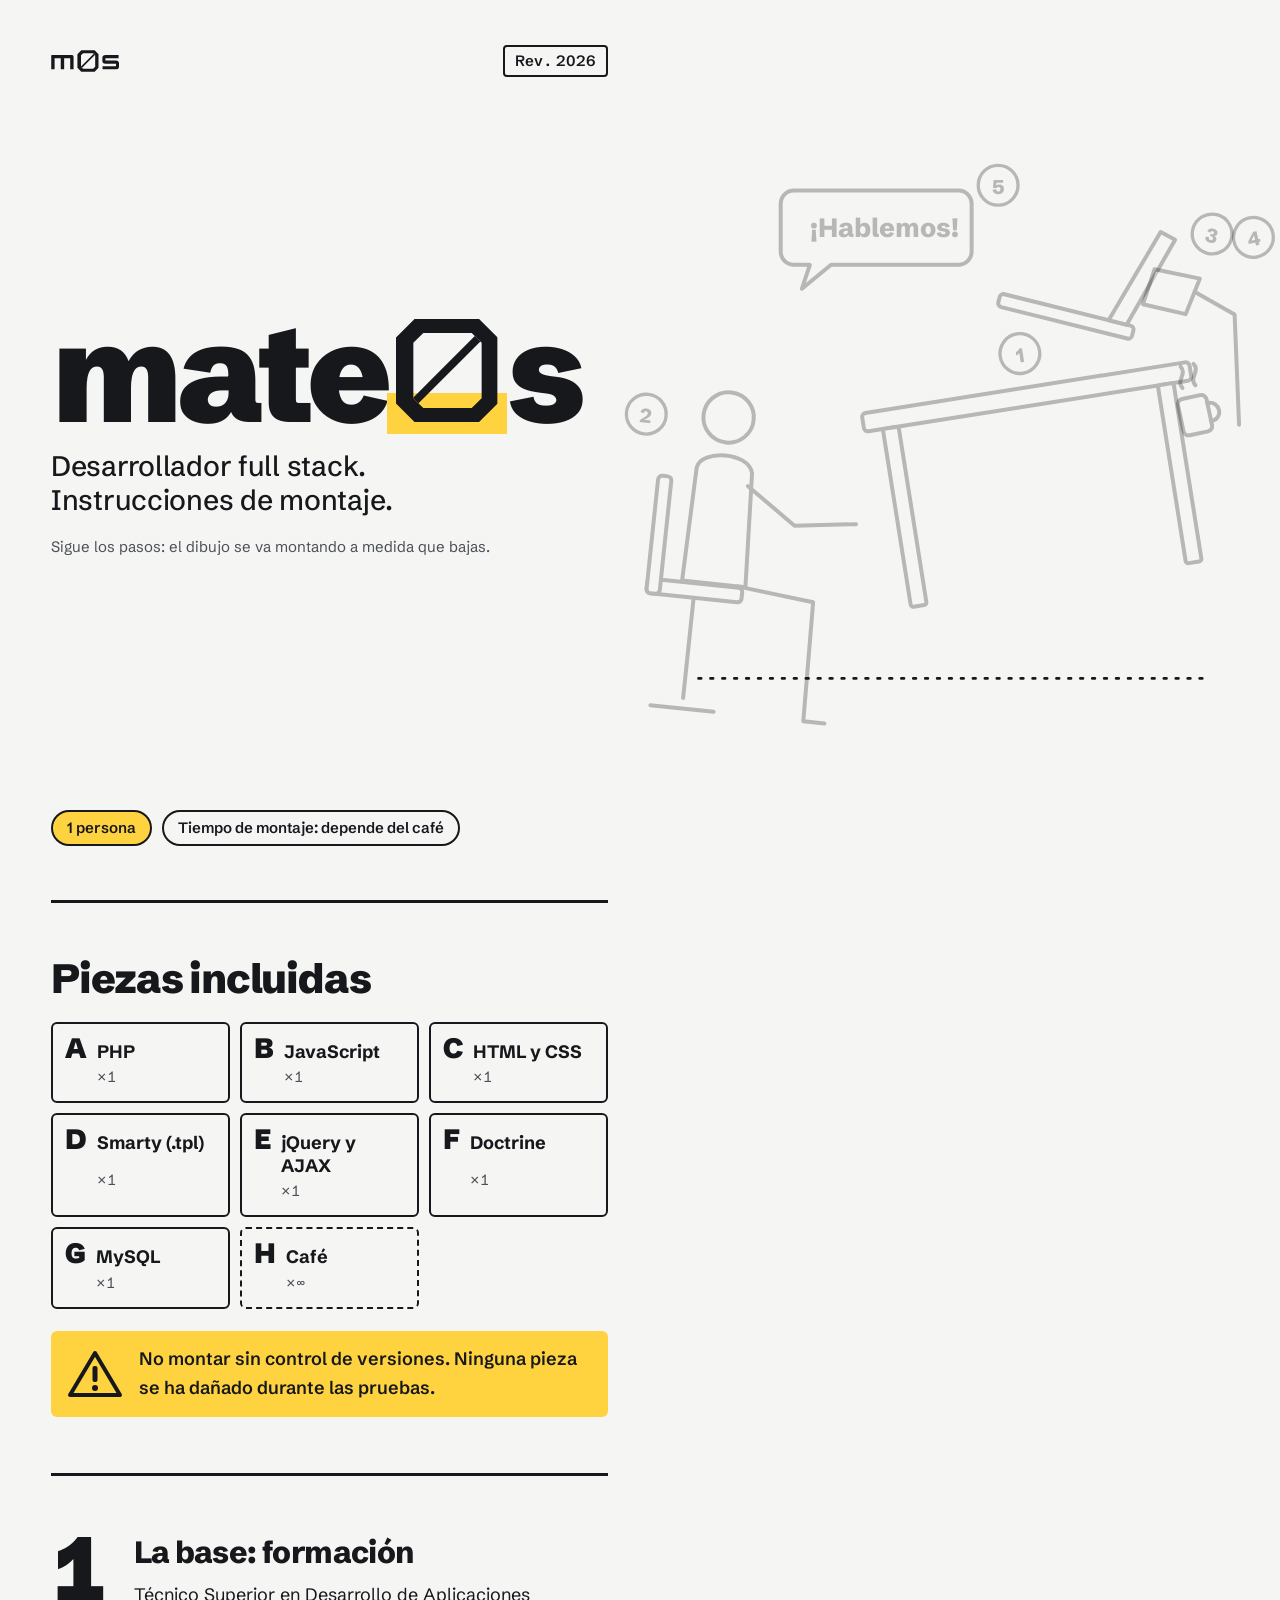
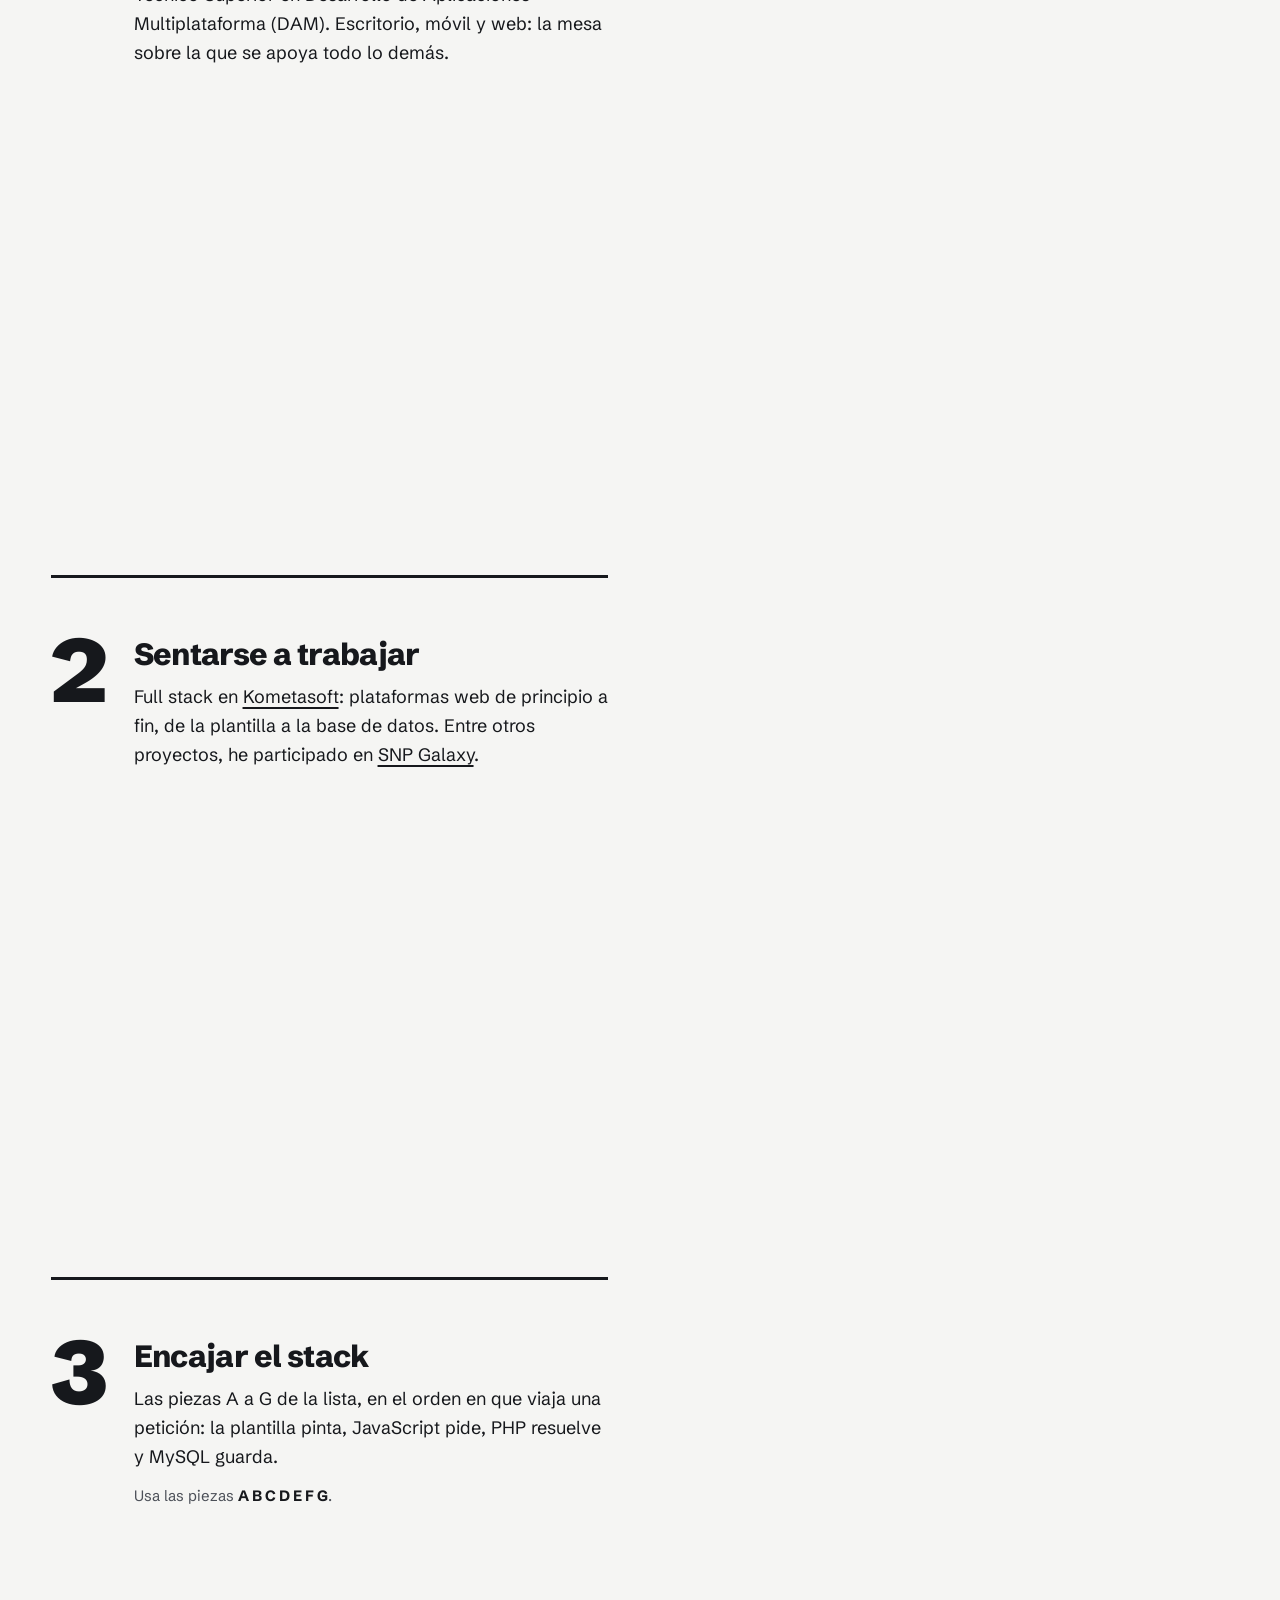
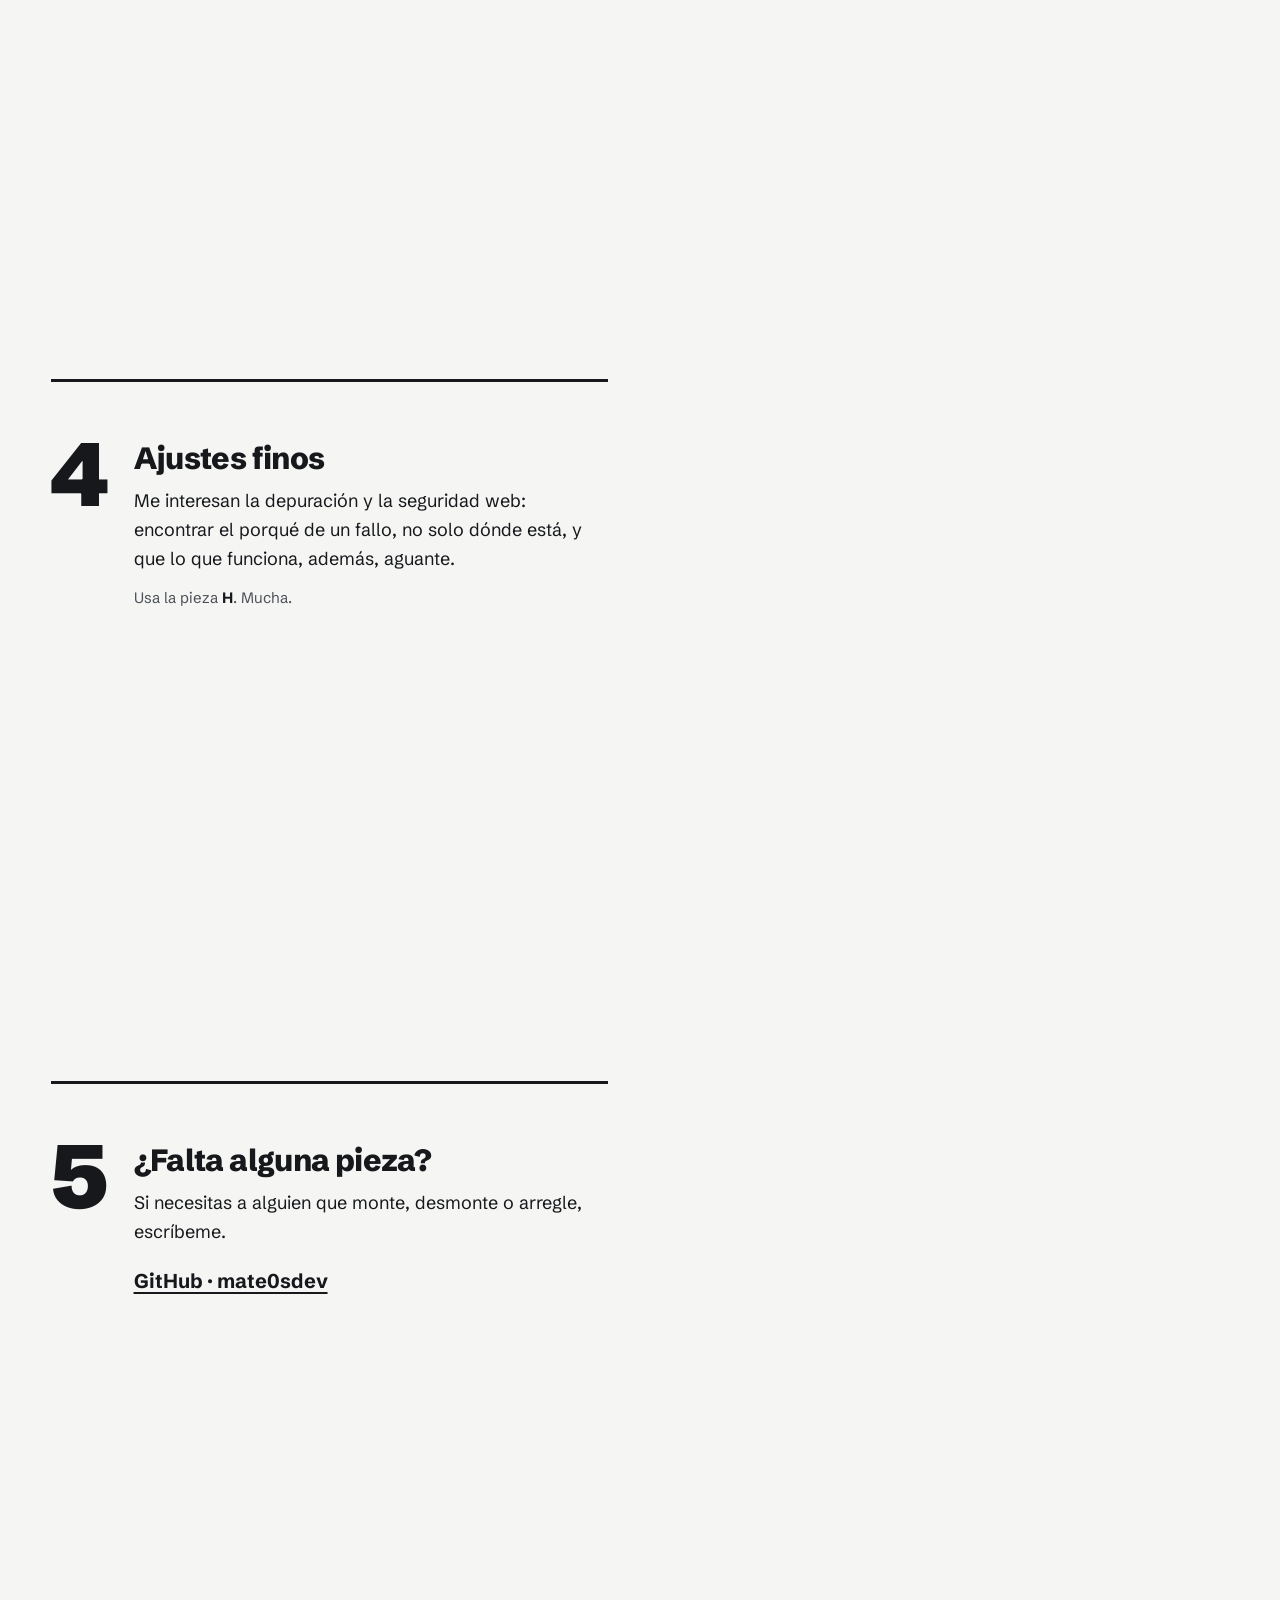
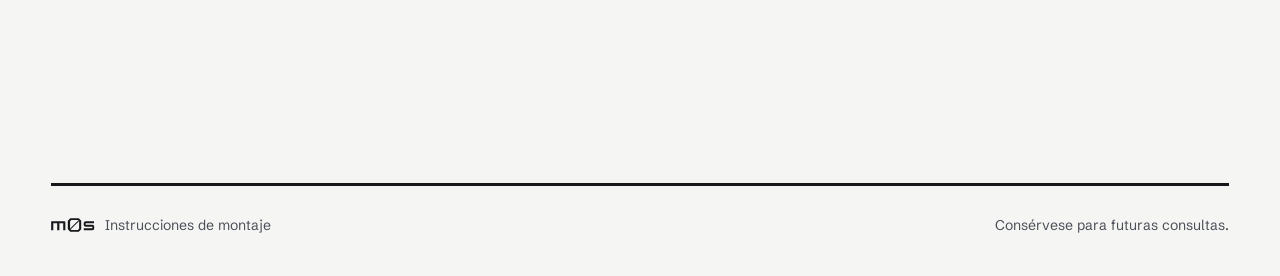
<file: index.html>
<!doctype html>
<html lang="es">
<head>
  <meta charset="utf-8">
  <meta name="viewport" content="width=device-width, initial-scale=1">
  <title>mate0s · instrucciones de montaje</title>
  <meta name="description" content="Cómo montar un desarrollador full stack en cinco pasos. Piezas incluidas.">
  <link rel="icon" href="data:image/svg+xml,%3Csvg xmlns="http://www.w3.org/2000/svg" viewBox="0 0 64 64"%3E%3Crect width="64" height="64" rx="12" fill="%23FFD23F"/%3E%3Csvg x="14" y="13" width="36" height="38" viewBox="960 913 439 445" fill="%2316181C"%3E%3Cpath fill-rule="evenodd" d="M1040 913H1319L1399 993V1278L1319 1358H1040L960 1278V993ZM1078 973L1035 1016V1255L1078 1298H1287L1330 1255V1016L1287 973Z"/%3E%3Cpath d="M1300.5 986.5L1324.5 1010.5L1057.5 1277.5L1035 1255V1252Z"/%3E%3C/svg%3E%3C/svg%3E">
  <link rel="preconnect" href="https://fonts.googleapis.com">
  <link rel="preconnect" href="https://fonts.gstatic.com" crossorigin>
  <link href="https://fonts.googleapis.com/css2?family=Schibsted+Grotesk:wght@400..900&display=swap" rel="stylesheet">
  <style>
    :root {
      --paper: #f5f5f3;
      --ink: #16181c;
      --soft: #4b4f57;
      --line: #c9cbcf;
      --mark: #ffd23f;
      --ease: cubic-bezier(0.16, 1, 0.3, 1);
      --font: "Schibsted Grotesk", "Helvetica Neue", Arial, sans-serif;
      color-scheme: light;
    }
    * { box-sizing: border-box; }
    html, body { margin: 0; background: var(--paper); color: var(--ink); font-family: var(--font); font-size: 18px; line-height: 1.6; }
    body { overflow-x: clip; }
    ::selection { background: var(--mark); }
    a { color: inherit; text-decoration-thickness: 2px; text-underline-offset: 4px; }
    :focus-visible { outline: 3px solid var(--ink); outline-offset: 3px; }

    .layout {
      display: grid;
      grid-template-columns: minmax(0, 1fr) minmax(0, 1fr);
      max-width: 1320px;
      margin: 0 auto;
      padding: 0 clamp(16px, 4vw, 56px);
      column-gap: clamp(24px, 5vw, 80px);
    }
    .text { grid-column: 1; min-width: 0; container-type: inline-size; }
    .figure { grid-column: 2; grid-row: 1; }
    .figure-sticky { position: sticky; top: 0; height: 100dvh; display: grid; align-items: center; }
    .figure svg { width: 100%; height: auto; max-height: 86dvh; overflow: visible; }

    /* ---------- Portada ---------- */
    .cover { min-height: 100dvh; display: flex; flex-direction: column; justify-content: space-between; padding: clamp(24px, 5vh, 48px) 0 clamp(32px, 6vh, 56px); }
    .cover-top { display: flex; justify-content: space-between; align-items: center; font-weight: 600; font-size: 15px; }
    .logo { display: block; height: 22px; width: calc(22px * 1426 / 458); color: var(--ink); }
    .logo-sm { display: inline-block; height: 14px; width: calc(14px * 1426 / 458); vertical-align: -1px; }
    .foot-brand { display: inline-flex; align-items: center; gap: 10px; }
    .zero-glyph { display: inline-block; height: 0.74em; width: calc(0.74em * 439 / 445); margin: 0 0.035em; vertical-align: baseline; }
    .sr { position: absolute; width: 1px; height: 1px; overflow: hidden; clip: rect(0 0 0 0); white-space: nowrap; }
    .rev { border: 2px solid var(--ink); padding: 2px 10px; border-radius: 4px; font-variant-numeric: tabular-nums; }
    .model {
      margin: 0;
      font-weight: 900;
      font-size: clamp(52px, 25cqi, 156px);
      line-height: 0.85;
      letter-spacing: -0.045em;
    }
    .model .zero { background: linear-gradient(transparent 62%, var(--mark) 62% 86%, transparent 86%); padding: 0 0.03em; }
    .model .wm { display: block; white-space: nowrap; }
    .model small { display: block; margin-top: 18px; font-size: clamp(22px, 2.2vw, 30px); font-weight: 500; letter-spacing: -0.01em; line-height: 1.2; }
    .cover-foot { display: flex; flex-wrap: wrap; gap: 10px; }
    .pill { border: 2px solid var(--ink); border-radius: 999px; padding: 4px 14px; font-weight: 600; font-size: 15px; }
    .pill.mark { background: var(--mark); }
    .scroll-hint { font-size: 15px; color: var(--soft); margin-top: 18px; }

    /* ---------- Piezas ---------- */
    .section { padding: 56px 0; border-top: 3px solid var(--ink); }
    .section h2 { margin: 0 0 22px; font-size: clamp(30px, 3.2vw, 44px); line-height: 1; letter-spacing: -0.03em; font-weight: 850; }
    .parts { list-style: none; margin: 0; padding: 0; display: grid; grid-template-columns: repeat(auto-fill, minmax(150px, 1fr)); gap: 10px; }
    .parts li {
      border: 2px solid var(--ink);
      border-radius: 6px;
      padding: 10px 12px 12px;
      display: grid;
      grid-template-columns: auto 1fr;
      gap: 2px 10px;
      align-items: baseline;
      background: var(--paper);
    }
    .parts .id { grid-row: span 2; font-weight: 900; font-size: 28px; line-height: 1; }
    .parts .name { font-weight: 700; line-height: 1.25; }
    .parts .qty { color: var(--soft); font-variant-numeric: tabular-nums; font-size: 15px; }
    .parts li.extra { border-style: dashed; }

    .warn { display: grid; grid-template-columns: 56px 1fr; gap: 16px; align-items: center; margin-top: 22px; padding: 14px 16px; background: var(--mark); border-radius: 6px; font-weight: 600; }
    .warn svg { width: 56px; height: 50px; }

    /* ---------- Pasos ---------- */
    .step { min-height: 78dvh; padding: 56px 0; border-top: 3px solid var(--ink); display: grid; grid-template-columns: auto 1fr; column-gap: 22px; align-content: start; }
    .num {
      font-weight: 900;
      font-size: clamp(64px, 7vw, 104px);
      line-height: 0.8;
      letter-spacing: -0.05em;
      font-variant-numeric: tabular-nums;
      padding: 0 8px 4px 0;
      transition: background-color 260ms var(--ease);
      align-self: start;
      border-radius: 4px;
    }
    .step.is-active .num { background: var(--mark); padding-left: 8px; }
    .step h3 { margin: 4px 0 12px; font-size: clamp(24px, 2.4vw, 32px); line-height: 1.1; letter-spacing: -0.02em; font-weight: 800; }
    .step p { margin: 0 0 12px; max-width: 52ch; }
    .step .uses { font-size: 15px; color: var(--soft); }
    .step .uses b { color: var(--ink); }
    .contact { display: flex; flex-wrap: wrap; gap: 8px 22px; margin-top: 10px; font-weight: 700; font-size: 20px; }
    .contact a { min-height: 44px; display: inline-flex; align-items: center; }
    .foot { grid-column: 1 / -1; padding: 28px 0 40px; border-top: 3px solid var(--ink); display: flex; justify-content: space-between; flex-wrap: wrap; gap: 12px; font-size: 14px; color: var(--soft); }

    /* ---------- Ilustración que se monta ---------- */
    .piece { transition: transform 900ms var(--ease), opacity 500ms var(--ease); transform: translate(var(--dx), var(--dy)) rotate(var(--r)); transform-box: fill-box; transform-origin: center; opacity: 0.28; }
    .piece .fill { fill: var(--paper); }
    .piece.on { transform: none; opacity: 1; }
    .piece.now .fill { fill: var(--mark); transition: fill 400ms var(--ease); }
    .stroke { fill: none; stroke: var(--ink); stroke-width: 3; stroke-linecap: round; stroke-linejoin: round; }
    .callout { transition: opacity 400ms var(--ease); }
    .piece.on .callout { opacity: 0; }
    .callout circle { fill: var(--paper); stroke: var(--ink); stroke-width: 2.5; }
    .callout text { font: 800 15px var(--font); fill: var(--ink); text-anchor: middle; dominant-baseline: central; }
    .floor { stroke: var(--ink); stroke-width: 2; stroke-dasharray: 2 7; stroke-linecap: round; }
    .bubble-text { font: 800 20px var(--font); fill: var(--ink); }

    @media (max-width: 860px) {
      .layout { grid-template-columns: minmax(0, 1fr); }
      .figure { grid-column: 1; grid-row: 1; position: sticky; top: 0; z-index: 2; background: var(--paper); border-bottom: 3px solid var(--ink); }
      .figure-sticky { position: static; height: auto; padding: 8px 0; }
      .figure svg { max-height: 34dvh; }
      .text { grid-row: 2; }
      .cover { min-height: auto; gap: 28px; padding-top: 24px; }
      .step { min-height: 70dvh; }
    }
    @media (prefers-reduced-motion: reduce) {
      *, *::before, *::after { transition-duration: 1ms !important; }
    }
  </style>
</head>
<body>
  <!-- Logo m0s (vector plano a partir del original) -->
  <svg width="0" height="0" style="position:absolute" aria-hidden="true" focusable="false">
    <symbol id="m0s" viewBox="410 906 1426 458" fill="currentColor"><path d="M415 1305V1022Q415 1012 425 1012H848Q880 1012 880 1044V1305H810V1078H684V1305H613V1078H485V1305Z"/><path fill-rule="evenodd" d="M1040 913H1319L1399 993V1278L1319 1358H1040L960 1278V993ZM1078 973L1035 1016V1255L1078 1298H1287L1330 1255V1016L1287 973Z"/><path d="M1300.5 986.5L1324.5 1010.5L1057.5 1277.5L1035 1255V1252Z"/><path fill="none" stroke="currentColor" stroke-width="64" stroke-linejoin="round" d="M1817 1044H1546Q1511 1044 1511 1079V1123Q1511 1158 1546 1158H1761Q1796 1158 1796 1193V1242Q1796 1277 1761 1277H1483"/></symbol>
    <symbol id="m0s-zero" viewBox="960 913 439 445" fill="currentColor"><path fill-rule="evenodd" d="M1040 913H1319L1399 993V1278L1319 1358H1040L960 1278V993ZM1078 973L1035 1016V1255L1078 1298H1287L1330 1255V1016L1287 973Z"/><path d="M1300.5 986.5L1324.5 1010.5L1057.5 1277.5L1035 1255V1252Z"/></symbol>
  </svg>
  <div class="layout">
    <div class="figure" aria-hidden="true">
      <div class="figure-sticky">
        <svg viewBox="0 0 420 420" role="presentation">
          <line class="floor" x1="20" y1="382" x2="400" y2="382" />

          <!-- 1 · Mesa -->
          <g class="piece" data-piece="1" style="--dx: 30px; --dy: -70px; --r: -9deg">
            <rect class="stroke fill" x="120" y="232" width="250" height="14" rx="3" />
            <rect class="stroke fill" x="134" y="246" width="12" height="136" rx="2" />
            <rect class="stroke fill" x="344" y="246" width="12" height="136" rx="2" />
            <g class="callout"><circle cx="245" cy="206" r="15" /><text x="245" y="207">1</text></g>
          </g>

          <!-- 2 · Silla y persona -->
          <g class="piece" data-piece="2" style="--dx: -60px; --dy: 30px; --r: 6deg">
            <rect class="stroke fill" x="44" y="283" width="72" height="11" rx="3" />
            <rect class="stroke fill" x="44" y="205" width="10" height="89" rx="3" />
            <line class="stroke" x1="80" y1="294" x2="80" y2="370" />
            <line class="stroke" x1="56" y1="378" x2="104" y2="378" />
            <circle class="stroke fill" cx="92" cy="156" r="19" />
            <path class="stroke fill" d="M72 196 C 74 182, 110 180, 114 196 L 118 282 L 70 282 Z" />
            <path class="stroke" d="M112 206 L 150 232 L 196 226" />
            <path class="stroke" d="M112 282 L 170 288 L 172 378 L 188 378" />
            <g class="callout"><circle cx="30" cy="160" r="15" /><text x="30" y="161">2</text></g>
          </g>

          <!-- 3 · Portátil -->
          <g class="piece" data-piece="3" style="--dx: 70px; --dy: -110px; --r: 14deg">
            <rect class="stroke fill" x="186" y="222" width="104" height="10" rx="3" />
            <path class="stroke fill" d="M270 222 L 292 148 L 304 151 L 284 222 Z" />
            <g class="callout"><circle cx="330" cy="140" r="15" /><text x="330" y="141">3</text></g>
          </g>

          <!-- 4 · Lámpara y taza -->
          <g class="piece" data-piece="4" style="--dx: 60px; --dy: -40px; --r: -12deg">
            <path class="stroke" d="M352 232 L 366 150 L 330 118" />
            <path class="stroke fill" d="M314 104 L 346 118 L 330 142 L 300 128 Z" />
            <rect class="stroke fill" x="310" y="204" width="22" height="28" rx="4" />
            <path class="stroke" d="M332 211 C 342 211, 342 225, 332 225" />
            <path class="stroke" d="M316 196 C 312 190, 322 186, 318 180 M 326 196 C 322 190, 332 186, 328 180" />
            <g class="callout"><circle cx="392" cy="96" r="15" /><text x="392" y="97">4</text></g>
          </g>

          <!-- 5 · Bocadillo -->
          <g class="piece" data-piece="5" style="--dx: -20px; --dy: -50px; --r: 0deg">
            <path class="stroke fill" d="M112 64 H 236 A 10 10 0 0 1 246 74 V 110 A 10 10 0 0 1 236 120 H 140 L 118 138 L 124 120 H 112 A 10 10 0 0 1 102 110 V 74 A 10 10 0 0 1 112 64 Z" />
            <text class="bubble-text" x="124" y="99">¡Hablemos!</text>
            <g class="callout"><circle cx="266" cy="60" r="15" /><text x="266" y="61">5</text></g>
          </g>
        </svg>
      </div>
    </div>

    <div class="text">
      <header class="cover">
        <div class="cover-top"><svg class="logo" role="img" aria-label="m0s"><use href="#m0s"/></svg><span class="rev">Rev. 2026</span></div>
        <div>
          <h1 class="model"><span class="wm">mate<span class="zero"><span class="sr">0</span><svg class="zero-glyph" aria-hidden="true" focusable="false"><use href="#m0s-zero"/></svg></span>s</span><small>Desarrollador full stack.<br>Instrucciones de montaje.</small></h1>
          <p class="scroll-hint">Sigue los pasos: el dibujo se va montando a medida que bajas.</p>
        </div>
        <div class="cover-foot">
          <span class="pill mark">1 persona</span>
          <span class="pill">Tiempo de montaje: depende del café</span>
        </div>
      </header>

      <section class="section" aria-labelledby="piezas">
        <h2 id="piezas">Piezas incluidas</h2>
        <ul class="parts" data-parts></ul>
        <div class="warn">
          <svg viewBox="0 0 56 50" aria-hidden="true"><path d="M28 4 L 53 46 H 3 Z" fill="none" stroke="#16181c" stroke-width="4" stroke-linejoin="round" /><rect x="25.5" y="17" width="5" height="16" rx="2" fill="#16181c" /><circle cx="28" cy="39" r="3" fill="#16181c" /></svg>
          <span>No montar sin control de versiones. Ninguna pieza se ha dañado durante las pruebas.</span>
        </div>
      </section>

      <section class="step" data-step="1">
        <span class="num" aria-hidden="true">1</span>
        <div>
          <h3>La base: formación</h3>
          <p>Técnico Superior en Desarrollo de Aplicaciones Multiplataforma (DAM). Escritorio, móvil y web: la mesa sobre la que se apoya todo lo demás.</p>
        </div>
      </section>

      <section class="step" data-step="2">
        <span class="num" aria-hidden="true">2</span>
        <div>
          <h3>Sentarse a trabajar</h3>
          <p>Full stack en <a href="https://kometasoft.com/" target="_blank" rel="noopener">Kometasoft</a>: plataformas web de principio a fin, de la plantilla a la base de datos. Entre otros proyectos, he participado en <a href="https://seriesnacionalesdepadel.com/" target="_blank" rel="noopener">SNP Galaxy</a>.</p>
        </div>
      </section>

      <section class="step" data-step="3">
        <span class="num" aria-hidden="true">3</span>
        <div>
          <h3>Encajar el stack</h3>
          <p>Las piezas A a G de la lista, en el orden en que viaja una petición: la plantilla pinta, JavaScript pide, PHP resuelve y MySQL guarda.</p>
          <p class="uses">Usa las piezas <b>A B C D E F G</b>.</p>
        </div>
      </section>

      <section class="step" data-step="4">
        <span class="num" aria-hidden="true">4</span>
        <div>
          <h3>Ajustes finos</h3>
          <p>Me interesan la depuración y la seguridad web: encontrar el porqué de un fallo, no solo dónde está, y que lo que funciona, además, aguante.</p>
          <p class="uses">Usa la pieza <b>H</b>. Mucha.</p>
        </div>
      </section>

      <section class="step" data-step="5">
        <span class="num" aria-hidden="true">5</span>
        <div>
          <h3>¿Falta alguna pieza?</h3>
          <p>Si necesitas a alguien que monte, desmonte o arregle, escríbeme.</p>
          <div class="contact" data-contact></div>
        </div>
      </section>
    </div>

    <footer class="foot"><span class="foot-brand"><svg class="logo logo-sm" role="img" aria-label="m0s"><use href="#m0s"/></svg> Instrucciones de montaje</span><span>Consérvese para futuras consultas.</span></footer>
  </div>

  <script>
    /* Edita aquí tus piezas y tus datos de contacto. */
    const PIEZAS = [
      ["A", "PHP", "×1"],
      ["B", "JavaScript", "×1"],
      ["C", "HTML y CSS", "×1"],
      ["D", "Smarty (.tpl)", "×1"],
      ["E", "jQuery y AJAX", "×1"],
      ["F", "Doctrine", "×1"],
      ["G", "MySQL", "×1"],
      ["H", "Café", "×∞", true],
    ];
    const CONTACTO = { github: "https://github.com/mate0sdev", email: "", linkedin: "" };

    document.querySelector("[data-parts]").innerHTML = PIEZAS.map(
      ([id, name, qty, extra]) => `<li${extra ? ' class="extra"' : ""}><span class="id">${id}</span><span class="name">${name}</span><span class="qty">${qty}</span></li>`,
    ).join("");

    const links = [];
    if (CONTACTO.email) links.push(`<a href="mailto:${CONTACTO.email}">${CONTACTO.email}</a>`);
    if (CONTACTO.linkedin) links.push(`<a href="${CONTACTO.linkedin}" target="_blank" rel="noopener">LinkedIn</a>`);
    links.push(`<a href="${CONTACTO.github}" target="_blank" rel="noopener">GitHub · mate0sdev</a>`);
    document.querySelector("[data-contact]").innerHTML = links.join("");

    /* Cada paso visible monta su pieza (y las anteriores). */
    const pieces = [...document.querySelectorAll("[data-piece]")];
    const steps = [...document.querySelectorAll("[data-step]")];
    function setStep(n) {
      pieces.forEach((p) => {
        const i = Number(p.dataset.piece);
        p.classList.toggle("on", i <= n);
        p.classList.toggle("now", i === n);
      });
      steps.forEach((s) => s.classList.toggle("is-active", Number(s.dataset.step) === n));
    }
    const io = new IntersectionObserver(
      (entries) => {
        const visible = entries.filter((e) => e.isIntersecting);
        if (visible.length) setStep(Number(visible[visible.length - 1].target.dataset.step));
        else if (window.scrollY < steps[0].offsetTop - innerHeight * 0.5) setStep(0);
      },
      { rootMargin: "-45% 0px -45% 0px" },
    );
    steps.forEach((s) => io.observe(s));
    setStep(0);
  </script>
</body>
</html>
</file>
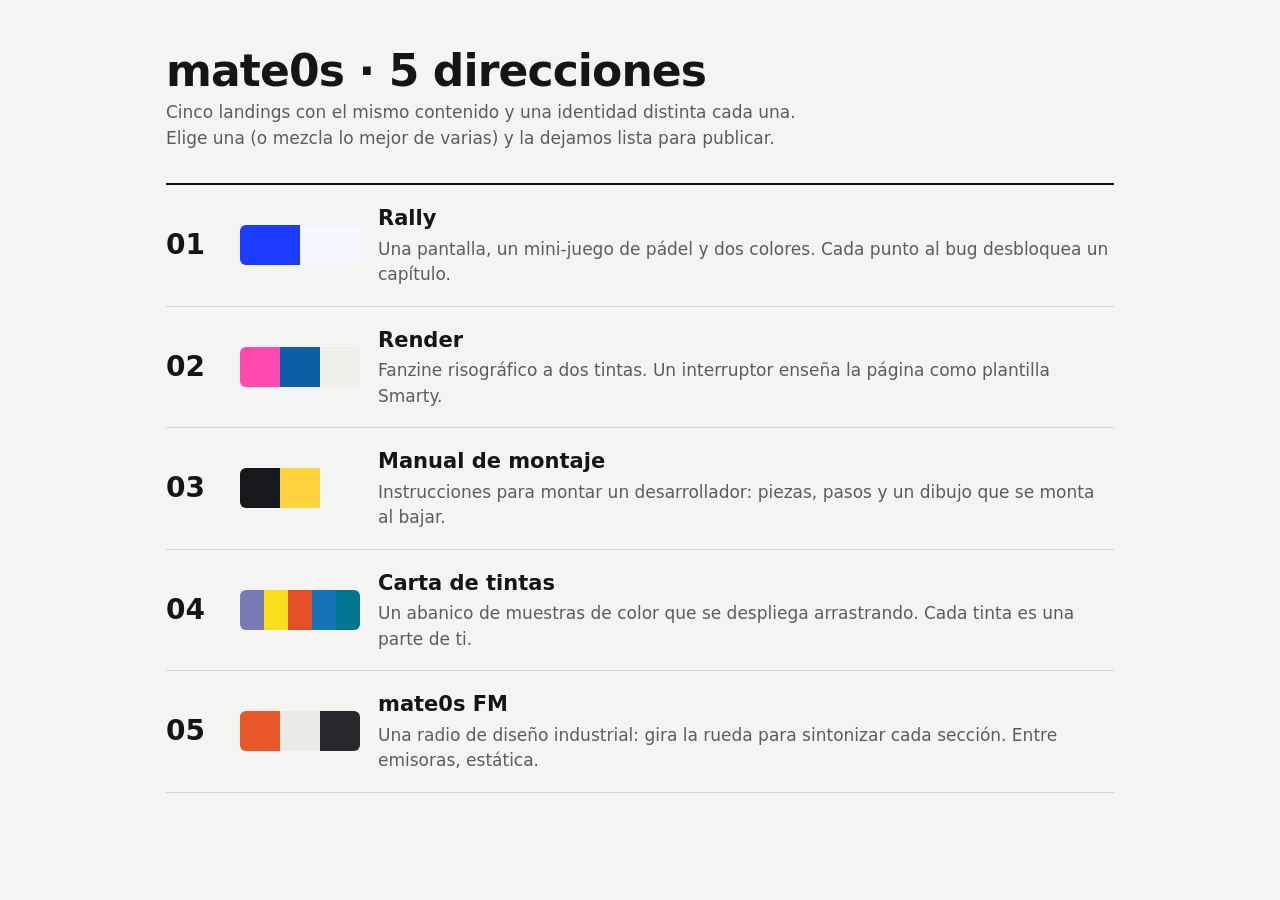
<file: exploraciones/index.html>
<!doctype html>
<html lang="es">
<head>
  <meta charset="utf-8">
  <meta name="viewport" content="width=device-width, initial-scale=1">
  <title>mate0s · 5 direcciones</title>
  <meta name="robots" content="noindex">
  <style>
    :root { --bg: #f4f4f2; --ink: #151518; --soft: #5b5c62; color-scheme: light; }
    * { box-sizing: border-box; }
    body { margin: 0; background: var(--bg); color: var(--ink); font: 17px/1.5 system-ui, -apple-system, "Segoe UI", sans-serif; }
    main { max-width: 980px; margin: 0 auto; padding: 48px 16px 64px; }
    h1 { margin: 0 0 6px; font-size: clamp(30px, 4vw, 44px); letter-spacing: -0.02em; line-height: 1.05; }
    .intro { margin: 0 0 32px; color: var(--soft); max-width: 60ch; }
    ol { list-style: none; margin: 0; padding: 0; border-top: 2px solid var(--ink); }
    li a { display: grid; grid-template-columns: 56px 120px minmax(0, 1fr); gap: 18px; align-items: center; padding: 18px 0; border-bottom: 1px solid #d5d5d1; color: inherit; text-decoration: none; }
    li a:hover .name { text-decoration: underline; text-underline-offset: 4px; }
    li a:focus-visible { outline: 3px solid var(--ink); outline-offset: 4px; }
    .n { font-weight: 800; font-size: 28px; font-variant-numeric: tabular-nums; }
    .pal { display: flex; height: 40px; border-radius: 6px; overflow: hidden; box-shadow: inset 0 0 0 1px rgb(0 0 0 / 0.08); }
    .pal i { flex: 1; }
    .name { font-weight: 750; font-size: 21px; }
    .desc { margin: 2px 0 0; color: var(--soft); }
    @media (max-width: 600px) { li a { grid-template-columns: 36px minmax(0, 1fr); } .pal { grid-column: 2; grid-row: 2; height: 14px; } }
  </style>
</head>
<body>
  <main>
    <h1>mate0s · 5 direcciones</h1>
    <p class="intro">Cinco landings con el mismo contenido y una identidad distinta cada una. Elige una (o mezcla lo mejor de varias) y la dejamos lista para publicar.</p>
    <ol>
      <li><a href="rally/"><span class="n">01</span><span class="pal"><i style="background:#1b3bff"></i><i style="background:#f5f7ff"></i></span><span><span class="name">Rally</span><p class="desc">Una pantalla, un mini-juego de pádel y dos colores. Cada punto al bug desbloquea un capítulo.</p></span></a></li>
      <li><a href="render/"><span class="n">02</span><span class="pal"><i style="background:#ff48b0"></i><i style="background:#0b5fa5"></i><i style="background:#eff0ec"></i></span><span><span class="name">Render</span><p class="desc">Fanzine risográfico a dos tintas. Un interruptor enseña la página como plantilla Smarty.</p></span></a></li>
      <li><a href="manual/"><span class="n">03</span><span class="pal"><i style="background:#16181c"></i><i style="background:#ffd23f"></i><i style="background:#f5f5f3"></i></span><span><span class="name">Manual de montaje</span><p class="desc">Instrucciones para montar un desarrollador: piezas, pasos y un dibujo que se monta al bajar.</p></span></a></li>
      <li><a href="carta/"><span class="n">04</span><span class="pal"><i style="background:#777bb3"></i><i style="background:#f7df1e"></i><i style="background:#e34f26"></i><i style="background:#1572b6"></i><i style="background:#00758f"></i></span><span><span class="name">Carta de tintas</span><p class="desc">Un abanico de muestras de color que se despliega arrastrando. Cada tinta es una parte de ti.</p></span></a></li>
      <li><a href="radio/"><span class="n">05</span><span class="pal"><i style="background:#e8572a"></i><i style="background:#eceae4"></i><i style="background:#27282b"></i></span><span><span class="name">mate0s FM</span><p class="desc">Una radio de diseño industrial: gira la rueda para sintonizar cada sección. Entre emisoras, estática.</p></span></a></li>
    </ol>
  </main>
</body>
</html>
</file>
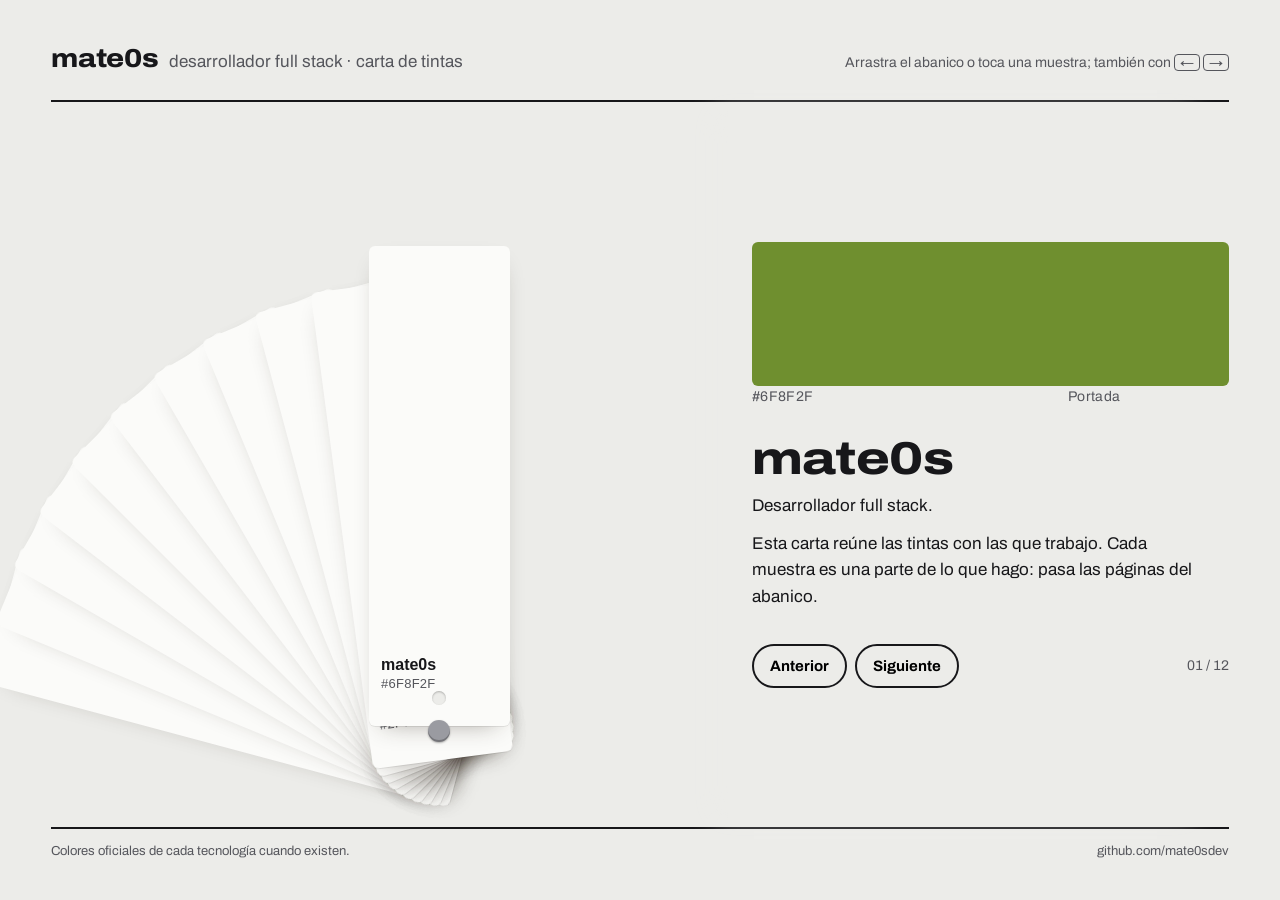
<file: exploraciones/carta/index.html>
<!doctype html>
<html lang="es">
<head>
  <meta charset="utf-8">
  <meta name="viewport" content="width=device-width, initial-scale=1">
  <title>mate0s · carta de tintas</title>
  <meta name="description" content="mate0s, desarrollador full stack, en una carta de colores: cada tinta es una parte de lo que hago.">
  <link rel="icon" href="data:image/svg+xml,%3Csvg xmlns='http://www.w3.org/2000/svg' viewBox='0 0 32 32'%3E%3Crect x='4' y='3' width='9' height='26' rx='2' fill='%23777BB3' transform='rotate(-14 16 28)'/%3E%3Crect x='11' y='3' width='9' height='26' rx='2' fill='%23F7DF1E'/%3E%3Crect x='18' y='3' width='9' height='26' rx='2' fill='%2300758F' transform='rotate(14 16 28)'/%3E%3C/svg%3E">
  <link rel="preconnect" href="https://fonts.googleapis.com">
  <link rel="preconnect" href="https://fonts.gstatic.com" crossorigin>
  <link href="https://fonts.googleapis.com/css2?family=Archivo:wdth,wght@62..125,100..900&display=swap" rel="stylesheet">
  <style>
    :root {
      --page: #ecece9;
      --ink: #17171a;
      --soft: #55565c;
      --chip: #fbfbf9;
      --accent: var(--ink);
      --ease: cubic-bezier(0.16, 1, 0.3, 1);
      --font: "Archivo", "Helvetica Neue", Arial, sans-serif;
      color-scheme: light;
    }
    * { box-sizing: border-box; }
    html, body { margin: 0; background: var(--page); color: var(--ink); font-family: var(--font); font-size: 17px; line-height: 1.55; }
    body { overflow-x: clip; }
    a { color: inherit; text-decoration-thickness: 2px; text-underline-offset: 4px; }
    :focus-visible { outline: 3px solid var(--ink); outline-offset: 3px; }

    .page {
      min-height: 100dvh;
      display: grid;
      grid-template-columns: minmax(0, 1.25fr) minmax(0, 1fr);
      grid-template-rows: auto minmax(0, 1fr) auto;
      gap: 0 clamp(24px, 4vw, 64px);
      padding: clamp(16px, 3vw, 40px) clamp(16px, 4vw, 56px);
      max-width: 1440px;
      margin: 0 auto;
    }

    .head { grid-column: 1 / -1; display: flex; justify-content: space-between; align-items: baseline; flex-wrap: wrap; gap: 8px 24px; border-bottom: 2px solid var(--ink); padding-bottom: 12px; }
    .brand { margin: 0; font-weight: 800; font-stretch: 112%; font-variation-settings: "wdth" 112; font-size: 26px; letter-spacing: -0.01em; }
    .brand span { font-weight: 400; font-stretch: 100%; font-variation-settings: "wdth" 100; font-size: 17px; color: var(--soft); margin-left: 10px; letter-spacing: 0; }
    .hint { font-size: 14px; color: var(--soft); }
    .hint kbd { font: inherit; border: 1.5px solid var(--soft); border-radius: 4px; padding: 0 5px; }

    /* ---------- Abanico ---------- */
    .fan-wrap { position: relative; min-height: 600px; touch-action: pan-y; cursor: grab; user-select: none; }
    .fan-wrap.dragging { cursor: grabbing; }
    .fan { position: absolute; left: 62%; bottom: 96px; width: 0; height: 0; }
    .chip {
      --w: clamp(112px, 11vw, 150px);
      --h: clamp(360px, 56dvh, 480px);
      position: absolute;
      left: calc(var(--w) / -2);
      bottom: calc(var(--w) * -0.2);
      width: var(--w);
      height: var(--h);
      transform-origin: 50% calc(100% - var(--w) * 0.2);
      border: 0;
      padding: 0;
      border-radius: 6px;
      background: var(--chip);
      box-shadow: 0 1px 0 rgb(0 0 0 / 0.08), 0 10px 24px -14px rgb(40 30 20 / 0.45);
      display: grid;
      grid-template-rows: 1fr auto;
      text-align: left;
      overflow: hidden;
      transition: transform 520ms var(--ease), opacity 300ms var(--ease);
      will-change: transform;
      cursor: pointer;
    }
    .fan-wrap.dragging .chip { transition: opacity 300ms var(--ease); }
    .swatch { background: var(--c); position: relative; }
    .say { position: absolute; left: 12px; right: 12px; top: 14px; font-weight: 800; font-stretch: 90%; font-variation-settings: "wdth" 90; font-size: clamp(22px, 2.2vw, 30px); line-height: 1; color: var(--ink); hyphens: manual; }
    .swatch.split { background: linear-gradient(var(--c) 0 50%, var(--c2) 50% 100%); }
    .label { padding: 10px 12px 34px; display: grid; gap: 2px; font-size: 13px; line-height: 1.2; color: var(--ink); }
    .label b { font-weight: 800; font-stretch: 88%; font-variation-settings: "wdth" 88; font-size: 16px; }
    .label span { font-variant-numeric: tabular-nums; color: var(--soft); letter-spacing: 0.02em; }
    /* agujero del tornillo */
    .chip::after {
      content: "";
      position: absolute;
      left: 50%;
      bottom: calc(var(--w) * 0.2 - 7px);
      width: 14px;
      height: 14px;
      margin-left: -7px;
      border-radius: 50%;
      background: var(--page);
      box-shadow: inset 0 1px 2px rgb(0 0 0 / 0.25);
    }
    .bolt { position: absolute; left: 62%; bottom: 96px; width: 22px; height: 22px; margin: 0 0 -11px -11px; border-radius: 50%; background: #9a9ba1; box-shadow: inset 0 -2px 0 rgb(0 0 0 / 0.25), 0 1px 2px rgb(0 0 0 / 0.3); z-index: 200; pointer-events: none; }

    /* ---------- Ficha técnica ---------- */
    .sheet { align-self: stretch; display: flex; flex-direction: column; justify-content: center; padding: 32px 0 32px clamp(0px, 2vw, 24px); min-width: 0; position: relative; z-index: 300; background: var(--page); box-shadow: -24px 0 24px -12px var(--page); }
    .sheet-swatch { height: clamp(90px, 16dvh, 160px); border-radius: 6px; background: var(--sel, #ccc); transition: background-color 420ms var(--ease); position: relative; }
    .sheet-swatch.split { background: linear-gradient(90deg, var(--sel) 0 50%, var(--sel2) 50% 100%); }
    .sheet-code { display: flex; justify-content: space-between; gap: 12px; margin: 12px 0 0; font-size: 14px; color: var(--soft); font-variant-numeric: tabular-nums; letter-spacing: 0.02em; }
    .sheet h2 { margin: 18px 0 10px; font-weight: 800; font-stretch: 118%; font-variation-settings: "wdth" 118; font-size: clamp(34px, 3.6vw, 54px); line-height: 0.98; letter-spacing: -0.02em; }
    .sheet p { margin: 0 0 12px; max-width: 46ch; }
    .sheet .links { display: flex; flex-wrap: wrap; gap: 6px 22px; font-weight: 700; font-size: 19px; }
    .sheet .links a { min-height: 44px; display: inline-flex; align-items: center; }
    .sheet-body { transition: opacity 220ms var(--ease), transform 220ms var(--ease); }
    .sheet-body.swap { opacity: 0; transform: translateY(6px); }
    .nav { display: flex; gap: 8px; margin-top: 22px; }
    .nav button { font: 700 15px var(--font); background: transparent; border: 2px solid var(--ink); border-radius: 999px; padding: 8px 16px; min-height: 44px; cursor: pointer; }
    .nav button:hover { background: var(--ink); color: var(--page); }
    .count { margin-left: auto; align-self: center; font-variant-numeric: tabular-nums; color: var(--soft); font-size: 14px; }

    .foot { grid-column: 1 / -1; border-top: 2px solid var(--ink); padding-top: 12px; font-size: 13px; color: var(--soft); display: flex; justify-content: space-between; flex-wrap: wrap; gap: 8px; }

    @media (max-width: 860px) {
      .page { grid-template-columns: minmax(0, 1fr); grid-template-rows: auto auto auto auto; }
      .fan-wrap { min-height: 440px; }
      .fan, .bolt { bottom: 70px; }
      .fan-wrap { overflow-x: clip; overflow-y: visible; }
      .hint .keys { display: none; }
      .chip { --w: 96px; --h: 330px; }
      .label { padding: 8px 8px 26px; font-size: 11px; }
      .label b { font-size: 13px; }
      .sheet { padding-top: 8px; }
    }
    @media (prefers-reduced-motion: reduce) {
      *, *::before, *::after { transition-duration: 1ms !important; }
    }
  </style>
</head>
<body>
  <div class="page">
    <header class="head">
      <h1 class="brand">mate0s<span>desarrollador full stack · carta de tintas</span></h1>
      <p class="hint">Arrastra el abanico o toca una muestra<span class="keys">; también con <kbd>←</kbd> <kbd>→</kbd></span></p>
    </header>

    <div class="fan-wrap" data-fan-wrap aria-label="Carta de colores">
      <div class="fan" role="group" aria-label="Muestras" data-fan></div>
      <div class="bolt" aria-hidden="true"></div>
    </div>

    <section class="sheet" aria-live="polite">
      <div class="sheet-swatch" data-sheet-swatch></div>
      <p class="sheet-code"><span data-sheet-code></span><span data-sheet-kind></span></p>
      <div class="sheet-body" data-sheet-body></div>
      <div class="nav">
        <button type="button" data-prev>Anterior</button>
        <button type="button" data-next>Siguiente</button>
        <span class="count" data-count></span>
      </div>
    </section>

    <footer class="foot"><span>Colores oficiales de cada tecnología cuando existen.</span><span>github.com/mate0sdev</span></footer>
  </div>

  <script>
    /* Edita aquí las muestras. c = color, c2 = segundo color (muestra partida). */
    const CONTACTO = { github: "https://github.com/mate0sdev", email: "", linkedin: "" };
    const TINTAS = [
      { name: "mate0s", kind: "Portada", c: "#6f8f2f", text: ["Desarrollador full stack.", "Esta carta reúne las tintas con las que trabajo. Cada muestra es una parte de lo que hago: pasa las páginas del abanico."] },
      { name: "Formación", kind: "Base", c: "#2f7d6f", text: ["Técnico Superior en Desarrollo de Aplicaciones Multiplataforma (DAM): escritorio, móvil y web."] },
      { name: "Experiencia", kind: "Trabajo", c: "#2b2d31", text: ["Full stack en Kometasoft: plataformas web de principio a fin, de la plantilla a la base de datos.", "Entre otros proyectos, he participado en SNP Galaxy."] },
      { name: "PHP", kind: "Servidor", c: "#777bb3", text: ["La lógica del servidor: la parte que no se ve y que no puede fallar."] },
      { name: "JavaScript", kind: "Navegador", c: "#f7df1e", text: ["Todo lo que se mueve en el navegador."] },
      { name: "HTML y CSS", kind: "Estructura", c: "#e34f26", c2: "#1572b6", text: ["Estructura y forma. Por eso esta muestra va partida en dos."] },
      { name: "Smarty", kind: "Plantillas", c: "#f4a41e", text: ["Plantillas .tpl: separar lo que se pinta de lo que se calcula."] },
      { name: "jQuery y AJAX", kind: "Peticiones", c: "#0769ad", text: ["Peticiones sin recargar la página y el DOM a mano, con oficio."] },
      { name: "Doctrine", kind: "ORM", c: "#fc6a31", text: ["Entidades y ORM para hablar con la base de datos con orden."] },
      { name: "MySQL", kind: "Datos", c: "#00758f", text: ["Donde acaba guardándose todo: consultas, índices y paciencia."] },
      { name: "Intereses", kind: "Rojo breakpoint", c: "#d7263d", text: ["Depuración y seguridad web: encontrar el porqué de un fallo, no solo dónde está, y que lo que funciona, además, aguante."] },
      { name: "Contacto", kind: "Última página", c: "#fbfbf9", contact: true, text: ["¿Un proyecto, una oferta o una charla? Aquí me encuentras."] },
    ];

    const fan = document.querySelector("[data-fan]");
    const wrap = document.querySelector("[data-fan-wrap]");
    const reduce = matchMedia("(prefers-reduced-motion: reduce)");
    const STEP = 7.5; // grados entre muestras
    let pos = 0; // posición continua del abanico (índice de la muestra al frente)
    let selected = -1;

    const chips = TINTAS.map((t, i) => {
      const b = document.createElement("button");
      b.type = "button";
      b.className = "chip";
      b.setAttribute("aria-label", `${t.name}, ${t.kind}`);
      b.innerHTML = `<div class="swatch${t.c2 ? " split" : ""}" style="--c:${t.c};--c2:${t.c2 || t.c}"></div><div class="label"><b>${t.name}</b><span>${t.c.toUpperCase()}${t.c2 ? " / " + t.c2.toUpperCase() : ""}</span></div>`;
      if (t.contact) {
        const sw = b.querySelector(".swatch");
        sw.style.boxShadow = "inset 0 0 0 1.5px #d4d4d0";
        sw.innerHTML = '<span class="say">¿Habla&shy;mos?</span>';
      }
      b.addEventListener("click", () => {
        if (moved) return;
        goTo(i);
      });
      fan.append(b);
      return b;
    });

    function layout() {
      chips.forEach((chip, i) => {
        const d = pos - i;
        const angle = d * STEP;
        const lift = Math.max(0, 1 - Math.abs(d)) * -34;
        chip.style.transform = `rotate(${angle}deg) translateY(${lift}px)`;
        chip.style.zIndex = String(100 - Math.round(Math.abs(d) * 2) + (d < 0 ? 1 : 0));
        chip.style.opacity = Math.abs(angle) > 82 ? "0" : "1";
        chip.tabIndex = i === Math.round(pos) ? 0 : -1;
        chip.setAttribute("aria-pressed", String(i === Math.round(pos)));
      });
      select(Math.round(Math.max(0, Math.min(TINTAS.length - 1, pos))));
    }

    const sheetSwatch = document.querySelector("[data-sheet-swatch]");
    const sheetBody = document.querySelector("[data-sheet-body]");
    function select(i) {
      if (i === selected) return;
      selected = i;
      const t = TINTAS[i];
      sheetSwatch.style.setProperty("--sel", t.c);
      sheetSwatch.style.setProperty("--sel2", t.c2 || t.c);
      sheetSwatch.classList.toggle("split", !!t.c2);
      sheetSwatch.style.boxShadow = t.contact ? "inset 0 0 0 1.5px #c9c9c4" : "none";
      sheetSwatch.innerHTML = t.contact ? '<span class="say">¿Hablamos?</span>' : "";
      document.querySelector("[data-sheet-code]").textContent = t.c.toUpperCase() + (t.c2 ? " / " + t.c2.toUpperCase() : "");
      document.querySelector("[data-sheet-kind]").textContent = t.kind;
      document.querySelector("[data-count]").textContent = `${String(i + 1).padStart(2, "0")} / ${TINTAS.length}`;
      const links = [];
      if (t.contact) {
        if (CONTACTO.email) links.push(`<a href="mailto:${CONTACTO.email}">${CONTACTO.email}</a>`);
        if (CONTACTO.linkedin) links.push(`<a href="${CONTACTO.linkedin}" target="_blank" rel="noopener">LinkedIn</a>`);
        links.push(`<a href="${CONTACTO.github}" target="_blank" rel="noopener">GitHub · mate0sdev</a>`);
      }
      const html = `<h2>${t.name}</h2>${t.text.map((p) => `<p>${p}</p>`).join("")}${links.length ? `<p class="links">${links.join("")}</p>` : ""}`;
      if (reduce.matches) return (sheetBody.innerHTML = html);
      sheetBody.classList.add("swap");
      clearTimeout(select.t);
      select.t = setTimeout(() => {
        sheetBody.innerHTML = html;
        sheetBody.classList.remove("swap");
      }, 160);
    }

    function goTo(i) {
      pos = Math.max(0, Math.min(TINTAS.length - 1, i));
      layout();
    }

    /* Arrastre: el ángulo del puntero respecto al tornillo gira el abanico */
    let dragging = false;
    let moved = false;
    let startX = 0;
    let startPos = 0;
    wrap.addEventListener("pointerdown", (e) => {
      dragging = true;
      moved = false;
      startX = e.clientX;
      startPos = pos;
    });
    window.addEventListener("pointermove", (e) => {
      if (!dragging) return;
      const dx = e.clientX - startX;
      if (Math.abs(dx) > 4 && !moved) {
        moved = true;
        wrap.classList.add("dragging");
        wrap.setPointerCapture?.(e.pointerId);
      }
      if (!moved) return;
      pos = Math.max(-0.4, Math.min(TINTAS.length - 0.6, startPos + dx / 70));
      layout();
    });
    window.addEventListener("pointerup", () => {
      if (!dragging) return;
      dragging = false;
      wrap.classList.remove("dragging");
      if (moved) goTo(Math.round(pos));
      setTimeout(() => (moved = false), 0);
    });

    wrap.addEventListener("wheel", (e) => {
      if (Math.abs(e.deltaX) < Math.abs(e.deltaY) && !e.shiftKey) return;
      e.preventDefault();
      goTo(Math.round(pos) + Math.sign(e.deltaX || e.deltaY));
    }, { passive: false });

    document.addEventListener("keydown", (e) => {
      if (e.target.closest("a")) return;
      if (e.key === "ArrowRight") { goTo(Math.round(pos) + 1); chips[Math.round(pos)].focus({ preventScroll: true }); e.preventDefault(); }
      if (e.key === "ArrowLeft") { goTo(Math.round(pos) - 1); chips[Math.round(pos)].focus({ preventScroll: true }); e.preventDefault(); }
    });
    document.querySelector("[data-prev]").addEventListener("click", () => goTo(Math.round(pos) - 1));
    document.querySelector("[data-next]").addEventListener("click", () => goTo(Math.round(pos) + 1));

    // Entrada: el abanico se despliega desde cerrado
    if (!reduce.matches) {
      chips.forEach((c) => (c.style.transform = "rotate(0deg)"));
      requestAnimationFrame(() => requestAnimationFrame(() => { pos = 3; layout(); setTimeout(() => goTo(0), 380); }));
    } else layout();
  </script>
</body>
</html>
</file>
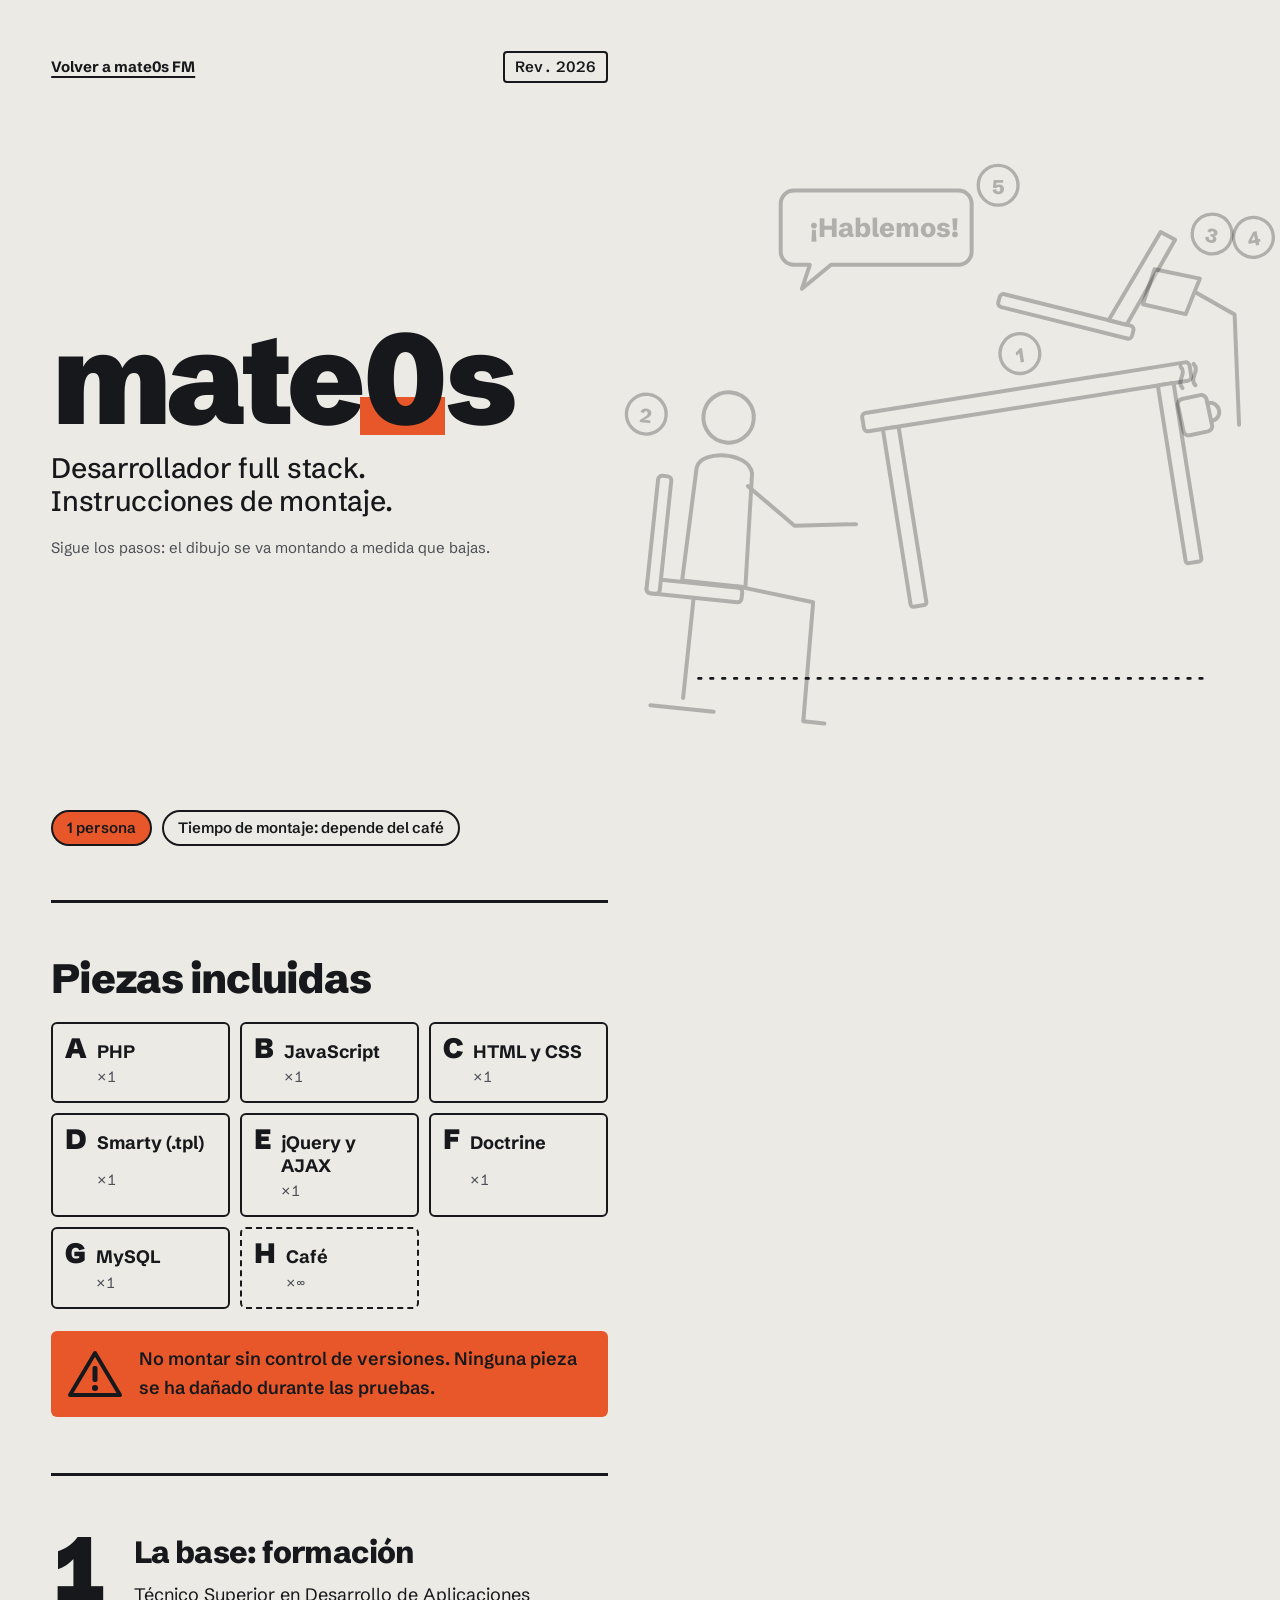
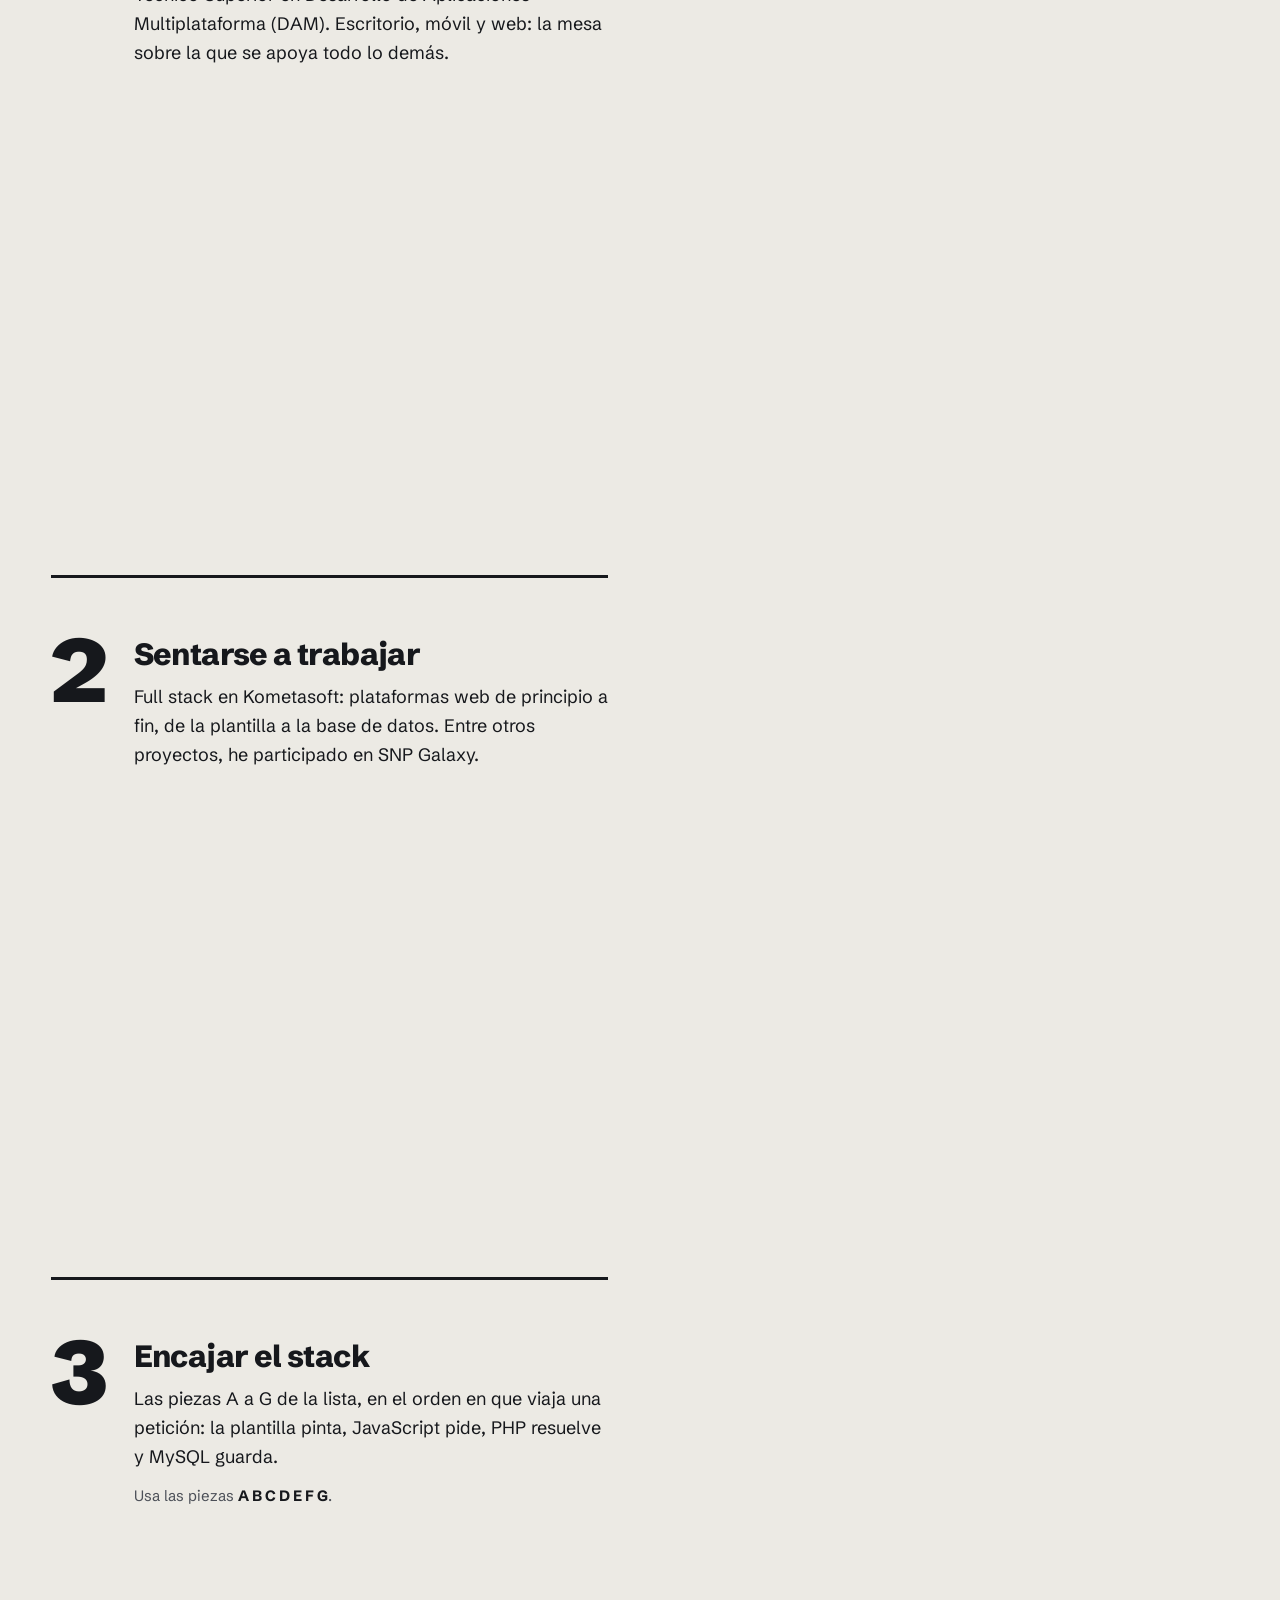
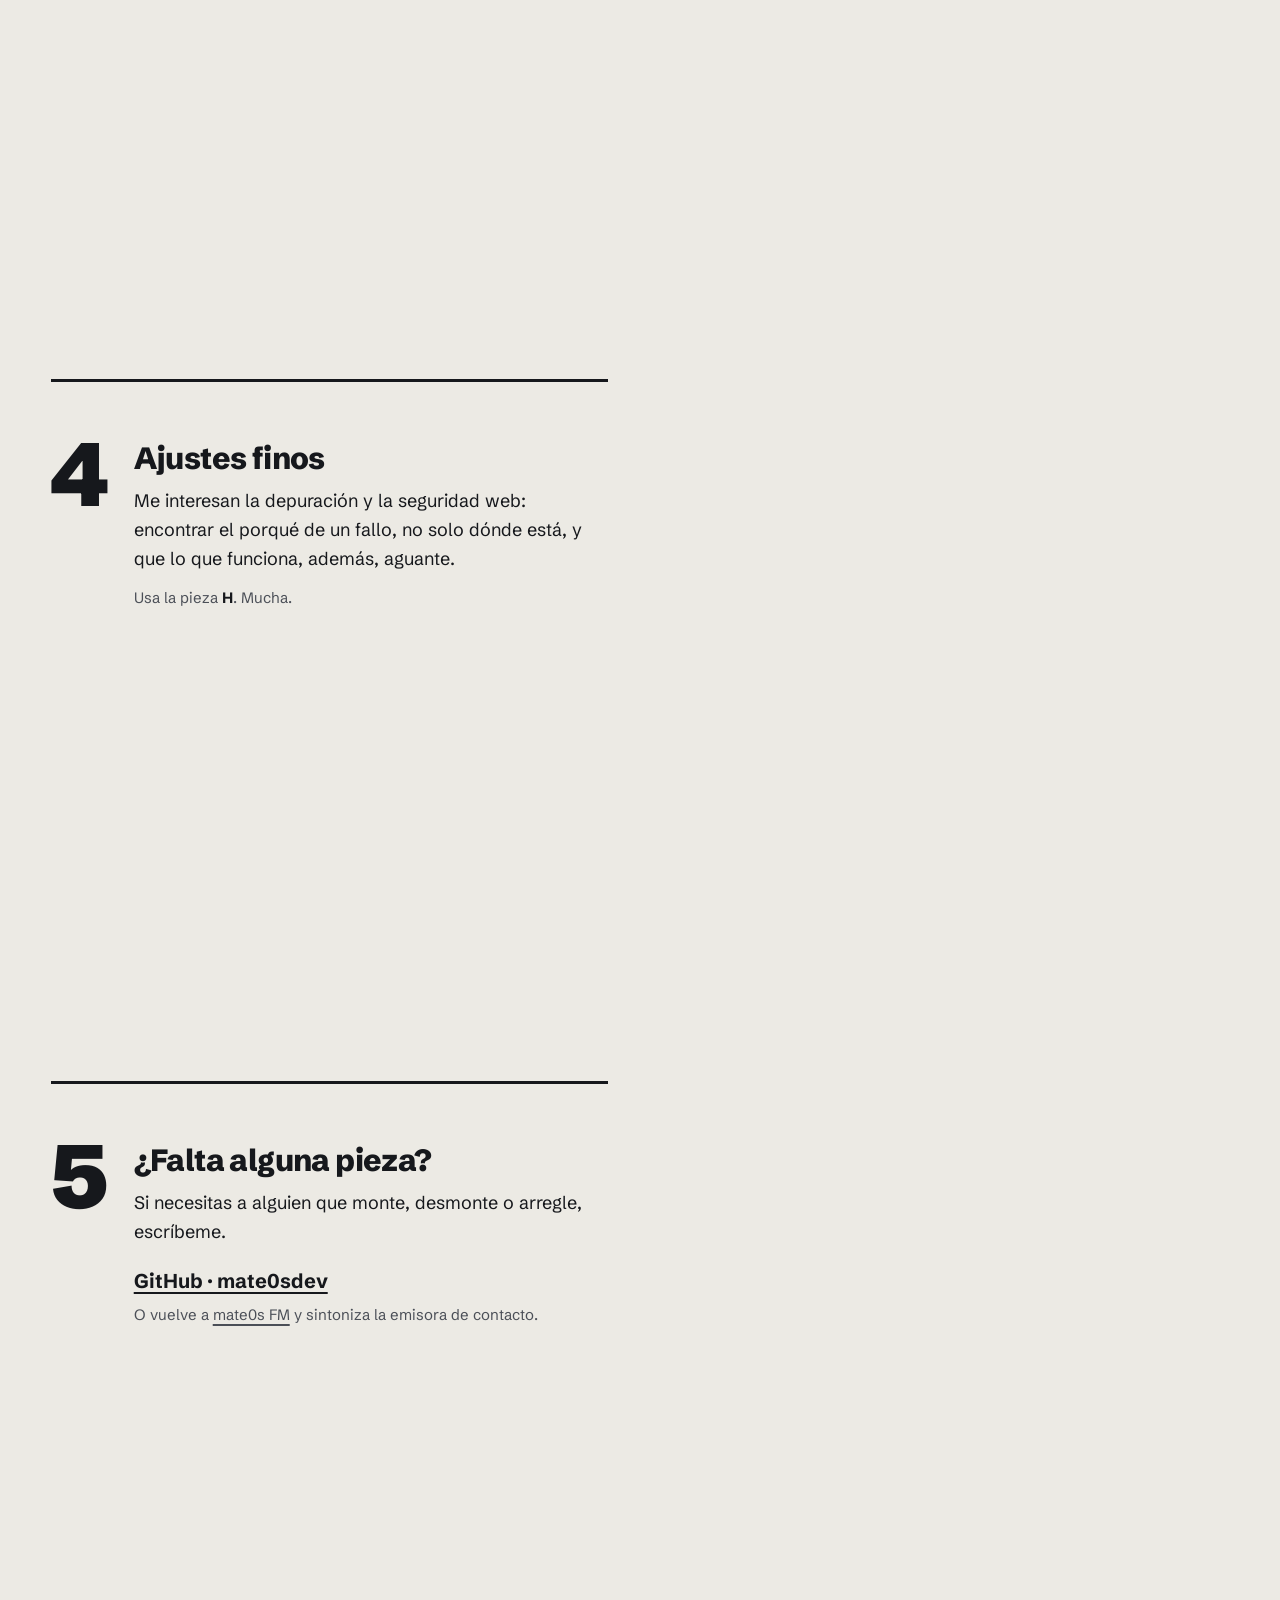
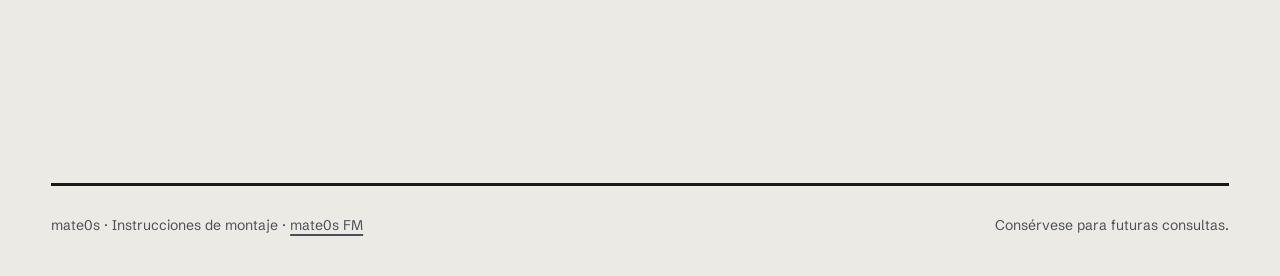
<file: exploraciones/manual-con-radio/index.html>
<!doctype html>
<html lang="es">
<head>
  <meta charset="utf-8">
  <meta name="viewport" content="width=device-width, initial-scale=1">
  <title>mate0s · instrucciones de montaje</title>
  <meta name="description" content="Cómo montar un desarrollador full stack en cinco pasos. Piezas incluidas.">
  <link rel="icon" href="data:image/svg+xml,%3Csvg xmlns='http://www.w3.org/2000/svg' viewBox='0 0 32 32'%3E%3Crect width='32' height='32' fill='%23E8572A'/%3E%3Ccircle cx='16' cy='16' r='9' fill='none' stroke='%2316181C' stroke-width='3'/%3E%3C/svg%3E">
  <link rel="preconnect" href="https://fonts.googleapis.com">
  <link rel="preconnect" href="https://fonts.gstatic.com" crossorigin>
  <link href="https://fonts.googleapis.com/css2?family=Schibsted+Grotesk:wght@400..900&display=swap" rel="stylesheet">
  <style>
    :root {
      --paper: #eceae4;
      --ink: #16181c;
      --soft: #4b4f57;
      --line: #cfccc3;
      --mark: #e8572a;
      --ease: cubic-bezier(0.16, 1, 0.3, 1);
      --font: "Schibsted Grotesk", "Helvetica Neue", Arial, sans-serif;
      color-scheme: light;
    }
    * { box-sizing: border-box; }
    html, body { margin: 0; background: var(--paper); color: var(--ink); font-family: var(--font); font-size: 18px; line-height: 1.6; }
    body { overflow-x: clip; }
    ::selection { background: var(--mark); }
    a { color: inherit; text-decoration-thickness: 2px; text-underline-offset: 4px; }
    :focus-visible { outline: 3px solid var(--ink); outline-offset: 3px; }

    .layout {
      display: grid;
      grid-template-columns: minmax(0, 1fr) minmax(0, 1fr);
      max-width: 1320px;
      margin: 0 auto;
      padding: 0 clamp(16px, 4vw, 56px);
      column-gap: clamp(24px, 5vw, 80px);
    }
    .text { grid-column: 1; min-width: 0; }
    .figure { grid-column: 2; grid-row: 1; }
    .figure-sticky { position: sticky; top: 0; height: 100dvh; display: grid; align-items: center; }
    .figure svg { width: 100%; height: auto; max-height: 86dvh; overflow: visible; }

    /* ---------- Portada ---------- */
    .cover { min-height: 100dvh; display: flex; flex-direction: column; justify-content: space-between; padding: clamp(24px, 5vh, 48px) 0 clamp(32px, 6vh, 56px); }
    .cover-top { display: flex; justify-content: space-between; align-items: center; font-weight: 600; font-size: 15px; }
    .back { font-weight: 700; min-height: 44px; display: inline-flex; align-items: center; }
    @view-transition { navigation: auto; }
    .rev { border: 2px solid var(--ink); padding: 2px 10px; border-radius: 4px; font-variant-numeric: tabular-nums; }
    .model {
      margin: 0;
      font-weight: 900;
      font-size: clamp(76px, 10vw, 156px);
      line-height: 0.85;
      letter-spacing: -0.045em;
    }
    .model .zero { background: linear-gradient(transparent 62%, var(--mark) 62% 86%, transparent 86%); padding: 0 0.03em; }
    .model small { display: block; margin-top: 18px; font-size: clamp(22px, 2.2vw, 30px); font-weight: 500; letter-spacing: -0.01em; line-height: 1.2; }
    .cover-foot { display: flex; flex-wrap: wrap; gap: 10px; }
    .pill { border: 2px solid var(--ink); border-radius: 999px; padding: 4px 14px; font-weight: 600; font-size: 15px; }
    .pill.mark { background: var(--mark); }
    .scroll-hint { font-size: 15px; color: var(--soft); margin-top: 18px; }

    /* ---------- Piezas ---------- */
    .section { padding: 56px 0; border-top: 3px solid var(--ink); }
    .section h2 { margin: 0 0 22px; font-size: clamp(30px, 3.2vw, 44px); line-height: 1; letter-spacing: -0.03em; font-weight: 850; }
    .parts { list-style: none; margin: 0; padding: 0; display: grid; grid-template-columns: repeat(auto-fill, minmax(150px, 1fr)); gap: 10px; }
    .parts li {
      border: 2px solid var(--ink);
      border-radius: 6px;
      padding: 10px 12px 12px;
      display: grid;
      grid-template-columns: auto 1fr;
      gap: 2px 10px;
      align-items: baseline;
      background: var(--paper);
    }
    .parts .id { grid-row: span 2; font-weight: 900; font-size: 28px; line-height: 1; }
    .parts .name { font-weight: 700; line-height: 1.25; }
    .parts .qty { color: var(--soft); font-variant-numeric: tabular-nums; font-size: 15px; }
    .parts li.extra { border-style: dashed; }

    .warn { display: grid; grid-template-columns: 56px 1fr; gap: 16px; align-items: center; margin-top: 22px; padding: 14px 16px; background: var(--mark); border-radius: 6px; font-weight: 600; }
    .warn svg { width: 56px; height: 50px; }

    /* ---------- Pasos ---------- */
    .step { min-height: 78dvh; padding: 56px 0; border-top: 3px solid var(--ink); display: grid; grid-template-columns: auto 1fr; column-gap: 22px; align-content: start; }
    .num {
      font-weight: 900;
      font-size: clamp(64px, 7vw, 104px);
      line-height: 0.8;
      letter-spacing: -0.05em;
      font-variant-numeric: tabular-nums;
      padding: 0 8px 4px 0;
      transition: background-color 260ms var(--ease);
      align-self: start;
      border-radius: 4px;
    }
    .step.is-active .num { background: var(--mark); padding-left: 8px; }
    .step h3 { margin: 4px 0 12px; font-size: clamp(24px, 2.4vw, 32px); line-height: 1.1; letter-spacing: -0.02em; font-weight: 800; }
    .step p { margin: 0 0 12px; max-width: 52ch; }
    .step .uses { font-size: 15px; color: var(--soft); }
    .step .uses b { color: var(--ink); }
    .contact { display: flex; flex-wrap: wrap; gap: 8px 22px; margin-top: 10px; font-weight: 700; font-size: 20px; }
    .contact a { min-height: 44px; display: inline-flex; align-items: center; }
    .foot { grid-column: 1 / -1; padding: 28px 0 40px; border-top: 3px solid var(--ink); display: flex; justify-content: space-between; flex-wrap: wrap; gap: 12px; font-size: 14px; color: var(--soft); }

    /* ---------- Ilustración que se monta ---------- */
    .piece { transition: transform 900ms var(--ease), opacity 500ms var(--ease); transform: translate(var(--dx), var(--dy)) rotate(var(--r)); transform-box: fill-box; transform-origin: center; opacity: 0.28; }
    .piece .fill { fill: var(--paper); }
    .piece.on { transform: none; opacity: 1; }
    .piece.now .fill { fill: var(--mark); transition: fill 400ms var(--ease); }
    .stroke { fill: none; stroke: var(--ink); stroke-width: 3; stroke-linecap: round; stroke-linejoin: round; }
    .callout { transition: opacity 400ms var(--ease); }
    .piece.on .callout { opacity: 0; }
    .callout circle { fill: var(--paper); stroke: var(--ink); stroke-width: 2.5; }
    .callout text { font: 800 15px var(--font); fill: var(--ink); text-anchor: middle; dominant-baseline: central; }
    .floor { stroke: var(--ink); stroke-width: 2; stroke-dasharray: 2 7; stroke-linecap: round; }
    .bubble-text { font: 800 20px var(--font); fill: var(--ink); }

    @media (max-width: 860px) {
      .layout { grid-template-columns: minmax(0, 1fr); }
      .figure { grid-column: 1; grid-row: 1; position: sticky; top: 0; z-index: 2; background: var(--paper); border-bottom: 3px solid var(--ink); }
      .figure-sticky { position: static; height: auto; padding: 8px 0; }
      .figure svg { max-height: 34dvh; }
      .text { grid-row: 2; }
      .cover { min-height: auto; gap: 28px; padding-top: 24px; }
      .step { min-height: 70dvh; }
    }
    @media (prefers-reduced-motion: reduce) {
      *, *::before, *::after { transition-duration: 1ms !important; }
    }
  </style>
</head>
<body>
  <div class="layout">
    <div class="figure" aria-hidden="true">
      <div class="figure-sticky">
        <svg viewBox="0 0 420 420" role="presentation">
          <line class="floor" x1="20" y1="382" x2="400" y2="382" />

          <!-- 1 · Mesa -->
          <g class="piece" data-piece="1" style="--dx: 30px; --dy: -70px; --r: -9deg">
            <rect class="stroke fill" x="120" y="232" width="250" height="14" rx="3" />
            <rect class="stroke fill" x="134" y="246" width="12" height="136" rx="2" />
            <rect class="stroke fill" x="344" y="246" width="12" height="136" rx="2" />
            <g class="callout"><circle cx="245" cy="206" r="15" /><text x="245" y="207">1</text></g>
          </g>

          <!-- 2 · Silla y persona -->
          <g class="piece" data-piece="2" style="--dx: -60px; --dy: 30px; --r: 6deg">
            <rect class="stroke fill" x="44" y="283" width="72" height="11" rx="3" />
            <rect class="stroke fill" x="44" y="205" width="10" height="89" rx="3" />
            <line class="stroke" x1="80" y1="294" x2="80" y2="370" />
            <line class="stroke" x1="56" y1="378" x2="104" y2="378" />
            <circle class="stroke fill" cx="92" cy="156" r="19" />
            <path class="stroke fill" d="M72 196 C 74 182, 110 180, 114 196 L 118 282 L 70 282 Z" />
            <path class="stroke" d="M112 206 L 150 232 L 196 226" />
            <path class="stroke" d="M112 282 L 170 288 L 172 378 L 188 378" />
            <g class="callout"><circle cx="30" cy="160" r="15" /><text x="30" y="161">2</text></g>
          </g>

          <!-- 3 · Portátil -->
          <g class="piece" data-piece="3" style="--dx: 70px; --dy: -110px; --r: 14deg">
            <rect class="stroke fill" x="186" y="222" width="104" height="10" rx="3" />
            <path class="stroke fill" d="M270 222 L 292 148 L 304 151 L 284 222 Z" />
            <g class="callout"><circle cx="330" cy="140" r="15" /><text x="330" y="141">3</text></g>
          </g>

          <!-- 4 · Lámpara y taza -->
          <g class="piece" data-piece="4" style="--dx: 60px; --dy: -40px; --r: -12deg">
            <path class="stroke" d="M352 232 L 366 150 L 330 118" />
            <path class="stroke fill" d="M314 104 L 346 118 L 330 142 L 300 128 Z" />
            <rect class="stroke fill" x="310" y="204" width="22" height="28" rx="4" />
            <path class="stroke" d="M332 211 C 342 211, 342 225, 332 225" />
            <path class="stroke" d="M316 196 C 312 190, 322 186, 318 180 M 326 196 C 322 190, 332 186, 328 180" />
            <g class="callout"><circle cx="392" cy="96" r="15" /><text x="392" y="97">4</text></g>
          </g>

          <!-- 5 · Bocadillo -->
          <g class="piece" data-piece="5" style="--dx: -20px; --dy: -50px; --r: 0deg">
            <path class="stroke fill" d="M112 64 H 236 A 10 10 0 0 1 246 74 V 110 A 10 10 0 0 1 236 120 H 140 L 118 138 L 124 120 H 112 A 10 10 0 0 1 102 110 V 74 A 10 10 0 0 1 112 64 Z" />
            <text class="bubble-text" x="124" y="99">¡Hablemos!</text>
            <g class="callout"><circle cx="266" cy="60" r="15" /><text x="266" y="61">5</text></g>
          </g>
        </svg>
      </div>
    </div>

    <div class="text">
      <header class="cover">
        <div class="cover-top"><a class="back" href="../">Volver a mate0s FM</a><span class="rev">Rev. 2026</span></div>
        <div>
          <h1 class="model">mate<span class="zero">0</span>s<small>Desarrollador full stack.<br>Instrucciones de montaje.</small></h1>
          <p class="scroll-hint">Sigue los pasos: el dibujo se va montando a medida que bajas.</p>
        </div>
        <div class="cover-foot">
          <span class="pill mark">1 persona</span>
          <span class="pill">Tiempo de montaje: depende del café</span>
        </div>
      </header>

      <section class="section" aria-labelledby="piezas">
        <h2 id="piezas">Piezas incluidas</h2>
        <ul class="parts" data-parts></ul>
        <div class="warn">
          <svg viewBox="0 0 56 50" aria-hidden="true"><path d="M28 4 L 53 46 H 3 Z" fill="none" stroke="#16181c" stroke-width="4" stroke-linejoin="round" /><rect x="25.5" y="17" width="5" height="16" rx="2" fill="#16181c" /><circle cx="28" cy="39" r="3" fill="#16181c" /></svg>
          <span>No montar sin control de versiones. Ninguna pieza se ha dañado durante las pruebas.</span>
        </div>
      </section>

      <section class="step" data-step="1">
        <span class="num" aria-hidden="true">1</span>
        <div>
          <h3>La base: formación</h3>
          <p>Técnico Superior en Desarrollo de Aplicaciones Multiplataforma (DAM). Escritorio, móvil y web: la mesa sobre la que se apoya todo lo demás.</p>
        </div>
      </section>

      <section class="step" data-step="2">
        <span class="num" aria-hidden="true">2</span>
        <div>
          <h3>Sentarse a trabajar</h3>
          <p>Full stack en Kometasoft: plataformas web de principio a fin, de la plantilla a la base de datos. Entre otros proyectos, he participado en SNP Galaxy.</p>
        </div>
      </section>

      <section class="step" data-step="3">
        <span class="num" aria-hidden="true">3</span>
        <div>
          <h3>Encajar el stack</h3>
          <p>Las piezas A a G de la lista, en el orden en que viaja una petición: la plantilla pinta, JavaScript pide, PHP resuelve y MySQL guarda.</p>
          <p class="uses">Usa las piezas <b>A B C D E F G</b>.</p>
        </div>
      </section>

      <section class="step" data-step="4">
        <span class="num" aria-hidden="true">4</span>
        <div>
          <h3>Ajustes finos</h3>
          <p>Me interesan la depuración y la seguridad web: encontrar el porqué de un fallo, no solo dónde está, y que lo que funciona, además, aguante.</p>
          <p class="uses">Usa la pieza <b>H</b>. Mucha.</p>
        </div>
      </section>

      <section class="step" data-step="5">
        <span class="num" aria-hidden="true">5</span>
        <div>
          <h3>¿Falta alguna pieza?</h3>
          <p>Si necesitas a alguien que monte, desmonte o arregle, escríbeme.</p>
          <div class="contact" data-contact></div>
          <p class="uses">O vuelve a <a href="../">mate0s FM</a> y sintoniza la emisora de contacto.</p>
        </div>
      </section>
    </div>

    <footer class="foot"><span>mate0s · Instrucciones de montaje · <a href="../">mate0s FM</a></span><span>Consérvese para futuras consultas.</span></footer>
  </div>

  <script>
    /* Edita aquí tus piezas y tus datos de contacto. */
    const PIEZAS = [
      ["A", "PHP", "×1"],
      ["B", "JavaScript", "×1"],
      ["C", "HTML y CSS", "×1"],
      ["D", "Smarty (.tpl)", "×1"],
      ["E", "jQuery y AJAX", "×1"],
      ["F", "Doctrine", "×1"],
      ["G", "MySQL", "×1"],
      ["H", "Café", "×∞", true],
    ];
    const CONTACTO = { github: "https://github.com/mate0sdev", email: "", linkedin: "" };

    document.querySelector("[data-parts]").innerHTML = PIEZAS.map(
      ([id, name, qty, extra]) => `<li${extra ? ' class="extra"' : ""}><span class="id">${id}</span><span class="name">${name}</span><span class="qty">${qty}</span></li>`,
    ).join("");

    const links = [];
    if (CONTACTO.email) links.push(`<a href="mailto:${CONTACTO.email}">${CONTACTO.email}</a>`);
    if (CONTACTO.linkedin) links.push(`<a href="${CONTACTO.linkedin}" target="_blank" rel="noopener">LinkedIn</a>`);
    links.push(`<a href="${CONTACTO.github}" target="_blank" rel="noopener">GitHub · mate0sdev</a>`);
    document.querySelector("[data-contact]").innerHTML = links.join("");

    /* Cada paso visible monta su pieza (y las anteriores). */
    const pieces = [...document.querySelectorAll("[data-piece]")];
    const steps = [...document.querySelectorAll("[data-step]")];
    function setStep(n) {
      pieces.forEach((p) => {
        const i = Number(p.dataset.piece);
        p.classList.toggle("on", i <= n);
        p.classList.toggle("now", i === n);
      });
      steps.forEach((s) => s.classList.toggle("is-active", Number(s.dataset.step) === n));
    }
    const io = new IntersectionObserver(
      (entries) => {
        const visible = entries.filter((e) => e.isIntersecting);
        if (visible.length) setStep(Number(visible[visible.length - 1].target.dataset.step));
        else if (window.scrollY < steps[0].offsetTop - innerHeight * 0.5) setStep(0);
      },
      { rootMargin: "-45% 0px -45% 0px" },
    );
    steps.forEach((s) => io.observe(s));
    setStep(0);
  </script>
</body>
</html>
</file>
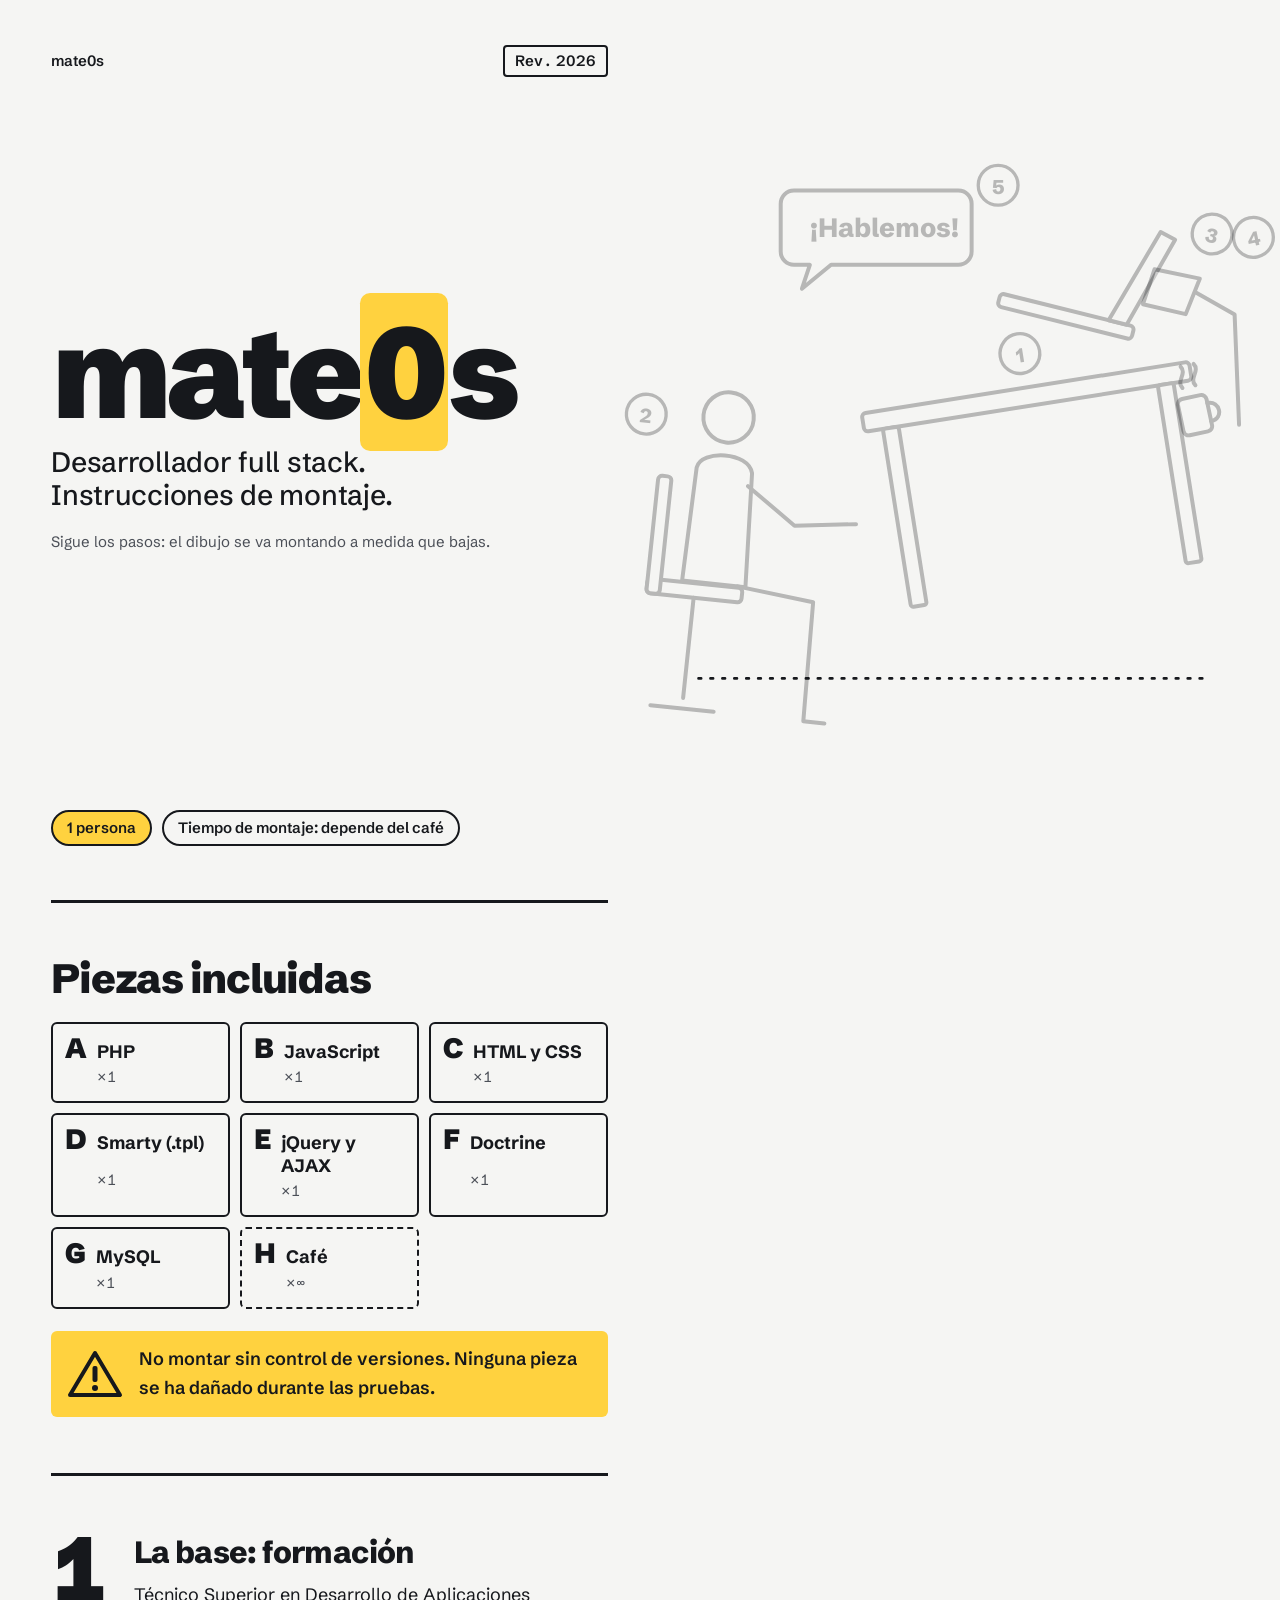
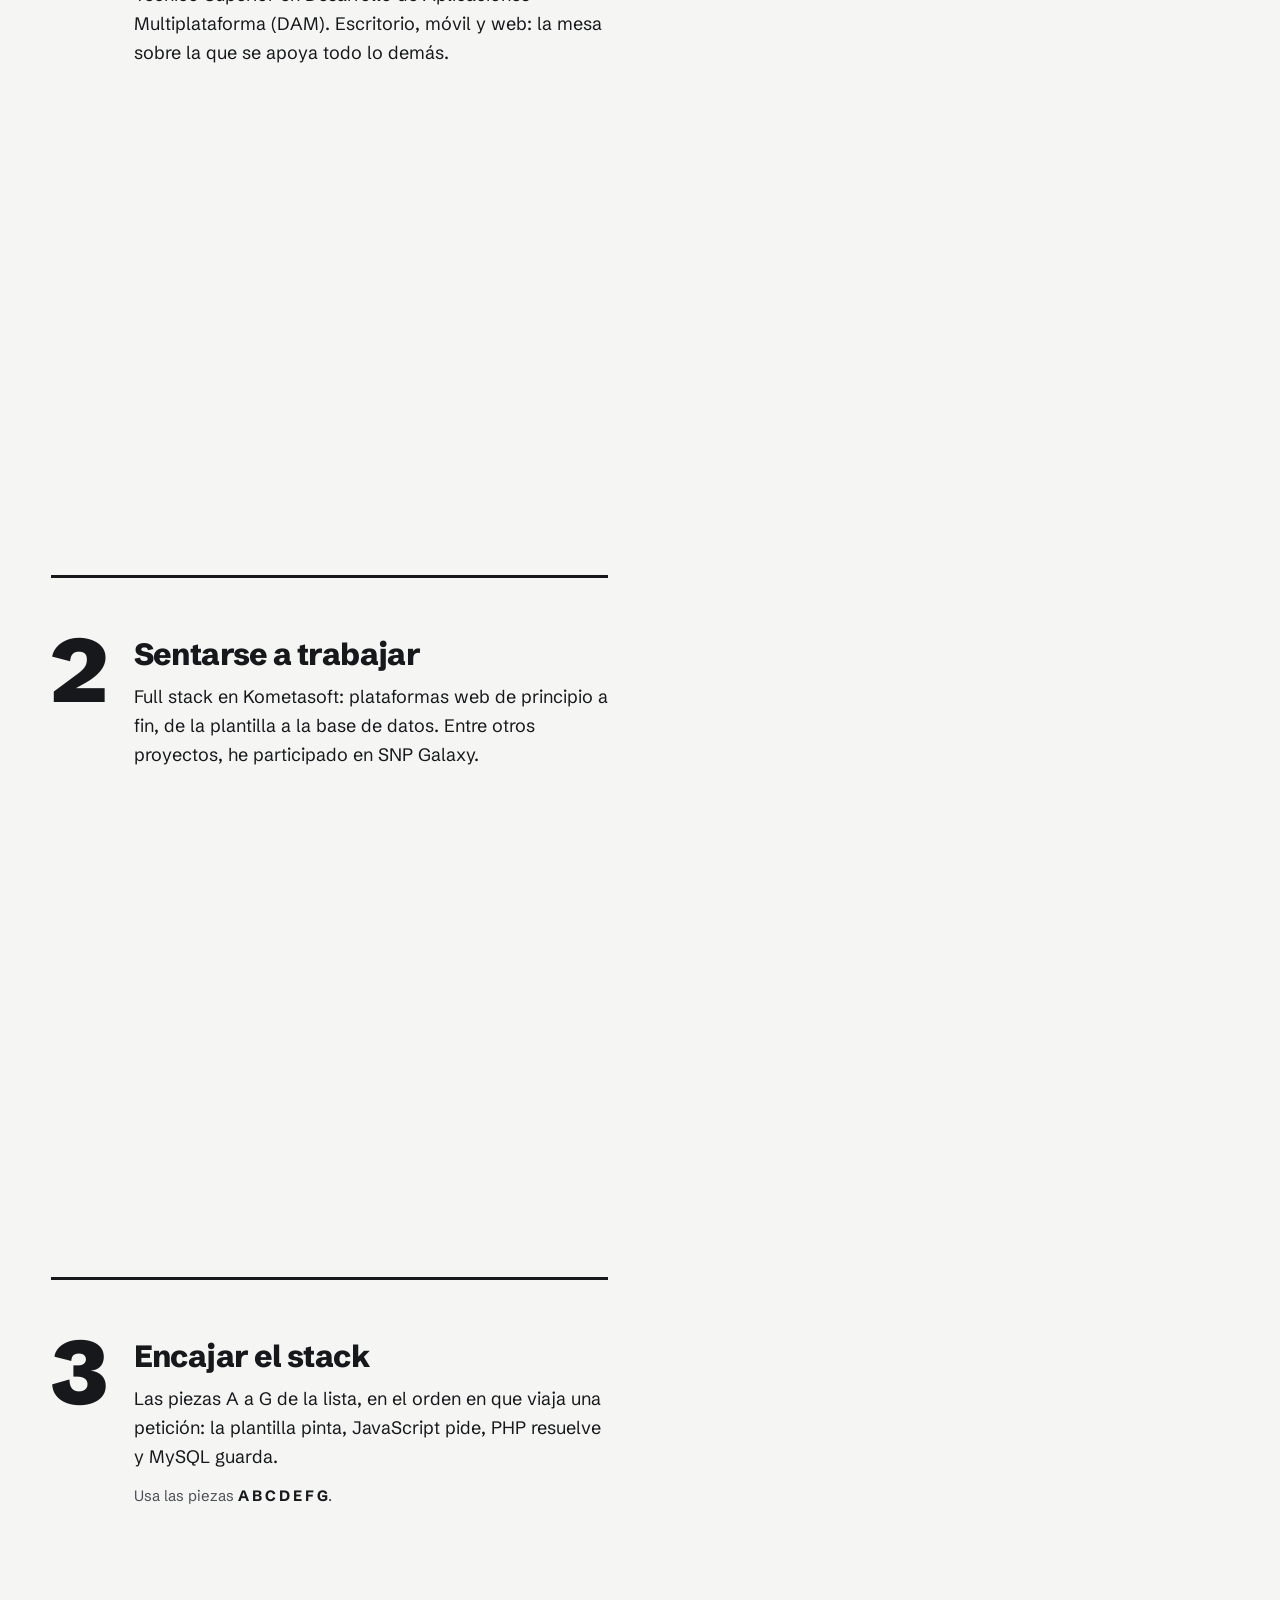
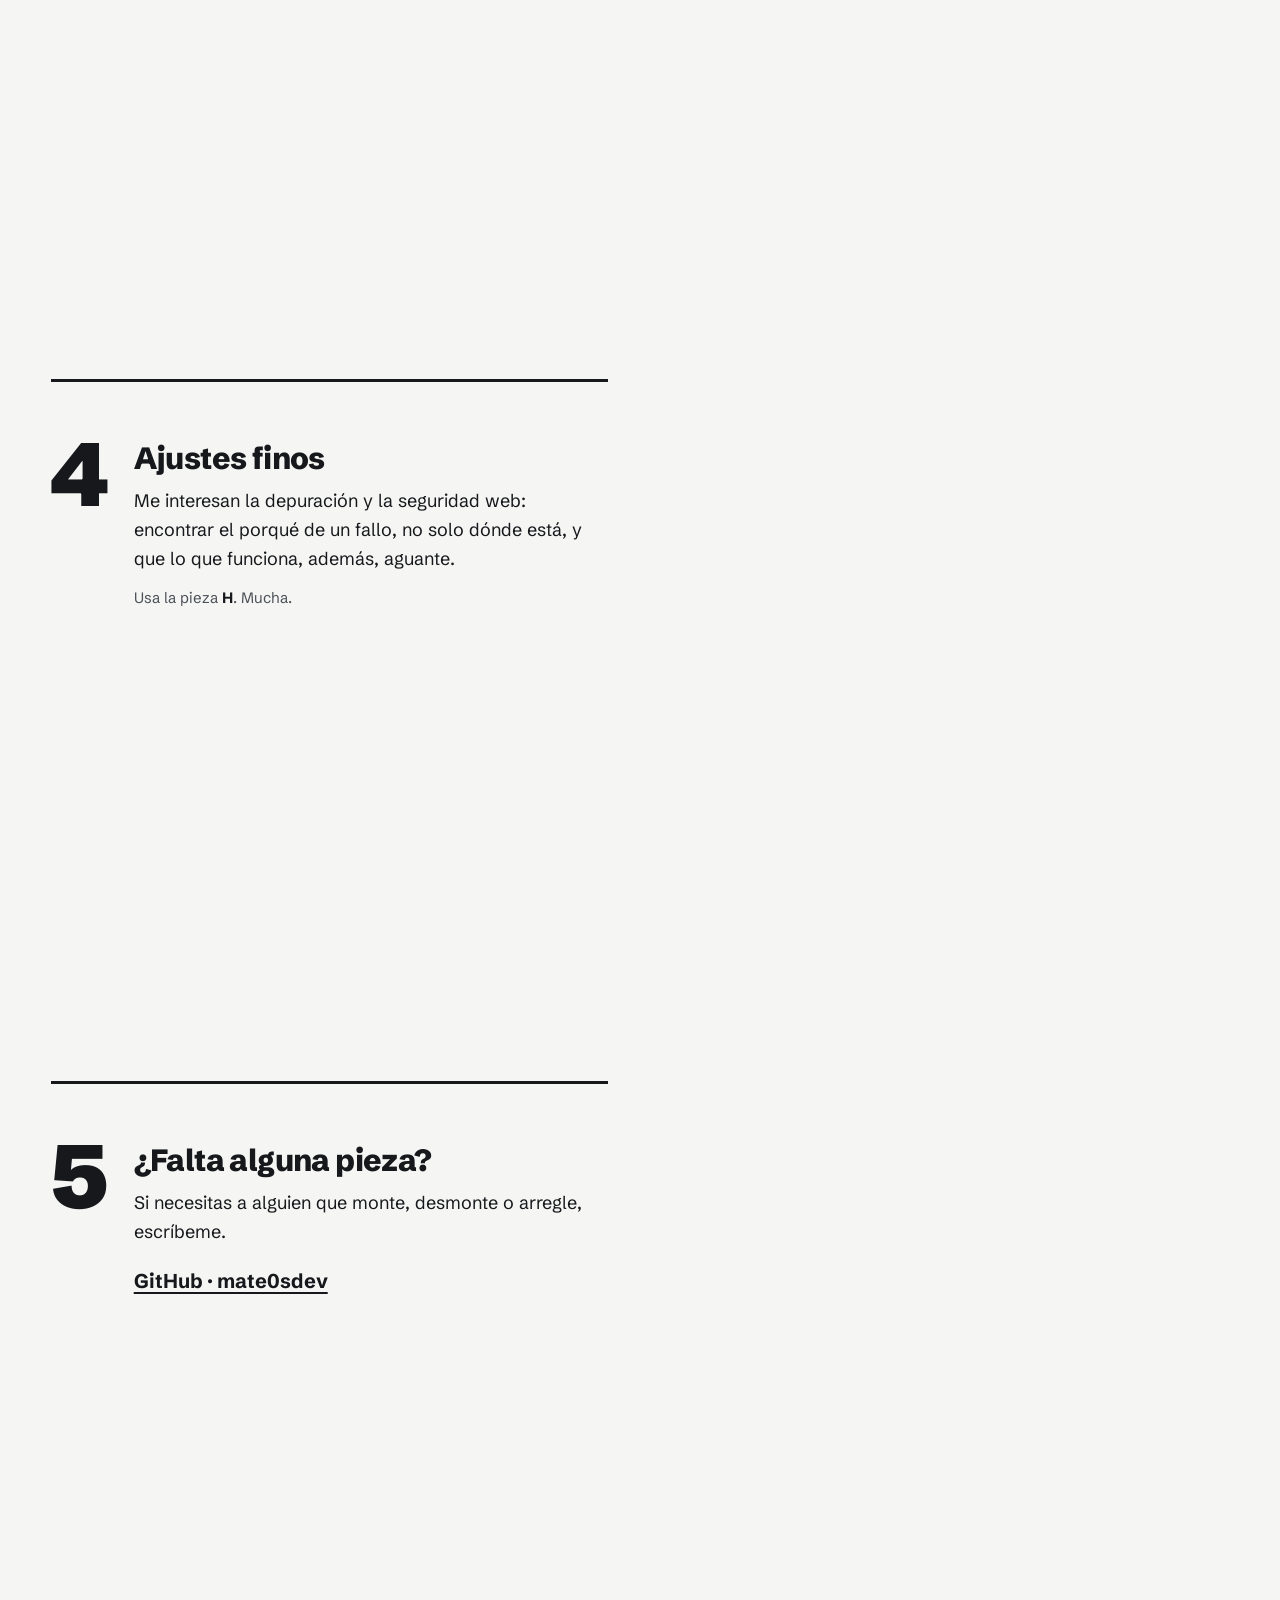
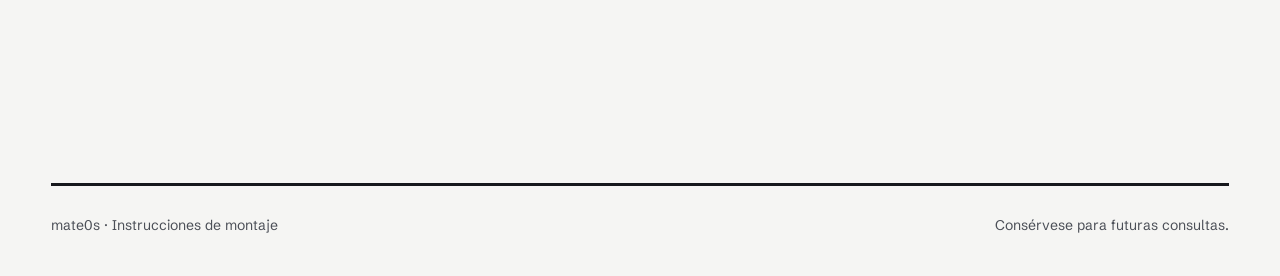
<file: exploraciones/manual/index.html>
<!doctype html>
<html lang="es">
<head>
  <meta charset="utf-8">
  <meta name="viewport" content="width=device-width, initial-scale=1">
  <title>mate0s · instrucciones de montaje</title>
  <meta name="description" content="Cómo montar un desarrollador full stack en cinco pasos. Piezas incluidas.">
  <link rel="icon" href="data:image/svg+xml,%3Csvg xmlns='http://www.w3.org/2000/svg' viewBox='0 0 32 32'%3E%3Crect width='32' height='32' fill='%23FFD23F'/%3E%3Ccircle cx='16' cy='16' r='9' fill='none' stroke='%2316181C' stroke-width='3'/%3E%3C/svg%3E">
  <link rel="preconnect" href="https://fonts.googleapis.com">
  <link rel="preconnect" href="https://fonts.gstatic.com" crossorigin>
  <link href="https://fonts.googleapis.com/css2?family=Schibsted+Grotesk:wght@400..900&display=swap" rel="stylesheet">
  <style>
    :root {
      --paper: #f5f5f3;
      --ink: #16181c;
      --soft: #4b4f57;
      --line: #c9cbcf;
      --mark: #ffd23f;
      --ease: cubic-bezier(0.16, 1, 0.3, 1);
      --font: "Schibsted Grotesk", "Helvetica Neue", Arial, sans-serif;
      color-scheme: light;
    }
    * { box-sizing: border-box; }
    html, body { margin: 0; background: var(--paper); color: var(--ink); font-family: var(--font); font-size: 18px; line-height: 1.6; }
    body { overflow-x: clip; }
    ::selection { background: var(--mark); }
    a { color: inherit; text-decoration-thickness: 2px; text-underline-offset: 4px; }
    :focus-visible { outline: 3px solid var(--ink); outline-offset: 3px; }

    .layout {
      display: grid;
      grid-template-columns: minmax(0, 1fr) minmax(0, 1fr);
      max-width: 1320px;
      margin: 0 auto;
      padding: 0 clamp(16px, 4vw, 56px);
      column-gap: clamp(24px, 5vw, 80px);
    }
    .text { grid-column: 1; min-width: 0; }
    .figure { grid-column: 2; grid-row: 1; }
    .figure-sticky { position: sticky; top: 0; height: 100dvh; display: grid; align-items: center; }
    .figure svg { width: 100%; height: auto; max-height: 86dvh; overflow: visible; }

    /* ---------- Portada ---------- */
    .cover { min-height: 100dvh; display: flex; flex-direction: column; justify-content: space-between; padding: clamp(24px, 5vh, 48px) 0 clamp(32px, 6vh, 56px); }
    .cover-top { display: flex; justify-content: space-between; align-items: center; font-weight: 600; font-size: 15px; }
    .rev { border: 2px solid var(--ink); padding: 2px 10px; border-radius: 4px; font-variant-numeric: tabular-nums; }
    .model {
      margin: 0;
      font-weight: 900;
      font-size: clamp(76px, 10vw, 156px);
      line-height: 0.85;
      letter-spacing: -0.045em;
    }
    .model .zero { background: var(--mark); border-radius: 0.08em; padding: 0 0.04em; }
    .model small { display: block; margin-top: 18px; font-size: clamp(22px, 2.2vw, 30px); font-weight: 500; letter-spacing: -0.01em; line-height: 1.2; }
    .cover-foot { display: flex; flex-wrap: wrap; gap: 10px; }
    .pill { border: 2px solid var(--ink); border-radius: 999px; padding: 4px 14px; font-weight: 600; font-size: 15px; }
    .pill.mark { background: var(--mark); }
    .scroll-hint { font-size: 15px; color: var(--soft); margin-top: 18px; }

    /* ---------- Piezas ---------- */
    .section { padding: 56px 0; border-top: 3px solid var(--ink); }
    .section h2 { margin: 0 0 22px; font-size: clamp(30px, 3.2vw, 44px); line-height: 1; letter-spacing: -0.03em; font-weight: 850; }
    .parts { list-style: none; margin: 0; padding: 0; display: grid; grid-template-columns: repeat(auto-fill, minmax(150px, 1fr)); gap: 10px; }
    .parts li {
      border: 2px solid var(--ink);
      border-radius: 6px;
      padding: 10px 12px 12px;
      display: grid;
      grid-template-columns: auto 1fr;
      gap: 2px 10px;
      align-items: baseline;
      background: var(--paper);
    }
    .parts .id { grid-row: span 2; font-weight: 900; font-size: 28px; line-height: 1; }
    .parts .name { font-weight: 700; line-height: 1.25; }
    .parts .qty { color: var(--soft); font-variant-numeric: tabular-nums; font-size: 15px; }
    .parts li.extra { border-style: dashed; }

    .warn { display: grid; grid-template-columns: 56px 1fr; gap: 16px; align-items: center; margin-top: 22px; padding: 14px 16px; background: var(--mark); border-radius: 6px; font-weight: 600; }
    .warn svg { width: 56px; height: 50px; }

    /* ---------- Pasos ---------- */
    .step { min-height: 78dvh; padding: 56px 0; border-top: 3px solid var(--ink); display: grid; grid-template-columns: auto 1fr; column-gap: 22px; align-content: start; }
    .num {
      font-weight: 900;
      font-size: clamp(64px, 7vw, 104px);
      line-height: 0.8;
      letter-spacing: -0.05em;
      font-variant-numeric: tabular-nums;
      padding: 0 8px 4px 0;
      transition: background-color 260ms var(--ease);
      align-self: start;
      border-radius: 4px;
    }
    .step.is-active .num { background: var(--mark); padding-left: 8px; }
    .step h3 { margin: 4px 0 12px; font-size: clamp(24px, 2.4vw, 32px); line-height: 1.1; letter-spacing: -0.02em; font-weight: 800; }
    .step p { margin: 0 0 12px; max-width: 52ch; }
    .step .uses { font-size: 15px; color: var(--soft); }
    .step .uses b { color: var(--ink); }
    .contact { display: flex; flex-wrap: wrap; gap: 8px 22px; margin-top: 10px; font-weight: 700; font-size: 20px; }
    .contact a { min-height: 44px; display: inline-flex; align-items: center; }
    .foot { grid-column: 1 / -1; padding: 28px 0 40px; border-top: 3px solid var(--ink); display: flex; justify-content: space-between; flex-wrap: wrap; gap: 12px; font-size: 14px; color: var(--soft); }

    /* ---------- Ilustración que se monta ---------- */
    .piece { transition: transform 900ms var(--ease), opacity 500ms var(--ease); transform: translate(var(--dx), var(--dy)) rotate(var(--r)); transform-box: fill-box; transform-origin: center; opacity: 0.28; }
    .piece .fill { fill: var(--paper); }
    .piece.on { transform: none; opacity: 1; }
    .piece.now .fill { fill: var(--mark); transition: fill 400ms var(--ease); }
    .stroke { fill: none; stroke: var(--ink); stroke-width: 3; stroke-linecap: round; stroke-linejoin: round; }
    .callout { transition: opacity 400ms var(--ease); }
    .piece.on .callout { opacity: 0; }
    .callout circle { fill: var(--paper); stroke: var(--ink); stroke-width: 2.5; }
    .callout text { font: 800 15px var(--font); fill: var(--ink); text-anchor: middle; dominant-baseline: central; }
    .floor { stroke: var(--ink); stroke-width: 2; stroke-dasharray: 2 7; stroke-linecap: round; }
    .bubble-text { font: 800 20px var(--font); fill: var(--ink); }

    @media (max-width: 860px) {
      .layout { grid-template-columns: minmax(0, 1fr); }
      .figure { grid-column: 1; grid-row: 1; position: sticky; top: 0; z-index: 2; background: var(--paper); border-bottom: 3px solid var(--ink); }
      .figure-sticky { position: static; height: auto; padding: 8px 0; }
      .figure svg { max-height: 34dvh; }
      .text { grid-row: 2; }
      .cover { min-height: auto; gap: 28px; padding-top: 24px; }
      .step { min-height: 70dvh; }
    }
    @media (prefers-reduced-motion: reduce) {
      *, *::before, *::after { transition-duration: 1ms !important; }
    }
  </style>
</head>
<body>
  <div class="layout">
    <div class="figure" aria-hidden="true">
      <div class="figure-sticky">
        <svg viewBox="0 0 420 420" role="presentation">
          <line class="floor" x1="20" y1="382" x2="400" y2="382" />

          <!-- 1 · Mesa -->
          <g class="piece" data-piece="1" style="--dx: 30px; --dy: -70px; --r: -9deg">
            <rect class="stroke fill" x="120" y="232" width="250" height="14" rx="3" />
            <rect class="stroke fill" x="134" y="246" width="12" height="136" rx="2" />
            <rect class="stroke fill" x="344" y="246" width="12" height="136" rx="2" />
            <g class="callout"><circle cx="245" cy="206" r="15" /><text x="245" y="207">1</text></g>
          </g>

          <!-- 2 · Silla y persona -->
          <g class="piece" data-piece="2" style="--dx: -60px; --dy: 30px; --r: 6deg">
            <rect class="stroke fill" x="44" y="283" width="72" height="11" rx="3" />
            <rect class="stroke fill" x="44" y="205" width="10" height="89" rx="3" />
            <line class="stroke" x1="80" y1="294" x2="80" y2="370" />
            <line class="stroke" x1="56" y1="378" x2="104" y2="378" />
            <circle class="stroke fill" cx="92" cy="156" r="19" />
            <path class="stroke fill" d="M72 196 C 74 182, 110 180, 114 196 L 118 282 L 70 282 Z" />
            <path class="stroke" d="M112 206 L 150 232 L 196 226" />
            <path class="stroke" d="M112 282 L 170 288 L 172 378 L 188 378" />
            <g class="callout"><circle cx="30" cy="160" r="15" /><text x="30" y="161">2</text></g>
          </g>

          <!-- 3 · Portátil -->
          <g class="piece" data-piece="3" style="--dx: 70px; --dy: -110px; --r: 14deg">
            <rect class="stroke fill" x="186" y="222" width="104" height="10" rx="3" />
            <path class="stroke fill" d="M270 222 L 292 148 L 304 151 L 284 222 Z" />
            <g class="callout"><circle cx="330" cy="140" r="15" /><text x="330" y="141">3</text></g>
          </g>

          <!-- 4 · Lámpara y taza -->
          <g class="piece" data-piece="4" style="--dx: 60px; --dy: -40px; --r: -12deg">
            <path class="stroke" d="M352 232 L 366 150 L 330 118" />
            <path class="stroke fill" d="M314 104 L 346 118 L 330 142 L 300 128 Z" />
            <rect class="stroke fill" x="310" y="204" width="22" height="28" rx="4" />
            <path class="stroke" d="M332 211 C 342 211, 342 225, 332 225" />
            <path class="stroke" d="M316 196 C 312 190, 322 186, 318 180 M 326 196 C 322 190, 332 186, 328 180" />
            <g class="callout"><circle cx="392" cy="96" r="15" /><text x="392" y="97">4</text></g>
          </g>

          <!-- 5 · Bocadillo -->
          <g class="piece" data-piece="5" style="--dx: -20px; --dy: -50px; --r: 0deg">
            <path class="stroke fill" d="M112 64 H 236 A 10 10 0 0 1 246 74 V 110 A 10 10 0 0 1 236 120 H 140 L 118 138 L 124 120 H 112 A 10 10 0 0 1 102 110 V 74 A 10 10 0 0 1 112 64 Z" />
            <text class="bubble-text" x="124" y="99">¡Hablemos!</text>
            <g class="callout"><circle cx="266" cy="60" r="15" /><text x="266" y="61">5</text></g>
          </g>
        </svg>
      </div>
    </div>

    <div class="text">
      <header class="cover">
        <div class="cover-top"><span>mate0s</span><span class="rev">Rev. 2026</span></div>
        <div>
          <h1 class="model">mate<span class="zero">0</span>s<small>Desarrollador full stack.<br>Instrucciones de montaje.</small></h1>
          <p class="scroll-hint">Sigue los pasos: el dibujo se va montando a medida que bajas.</p>
        </div>
        <div class="cover-foot">
          <span class="pill mark">1 persona</span>
          <span class="pill">Tiempo de montaje: depende del café</span>
        </div>
      </header>

      <section class="section" aria-labelledby="piezas">
        <h2 id="piezas">Piezas incluidas</h2>
        <ul class="parts" data-parts></ul>
        <div class="warn">
          <svg viewBox="0 0 56 50" aria-hidden="true"><path d="M28 4 L 53 46 H 3 Z" fill="none" stroke="#16181c" stroke-width="4" stroke-linejoin="round" /><rect x="25.5" y="17" width="5" height="16" rx="2" fill="#16181c" /><circle cx="28" cy="39" r="3" fill="#16181c" /></svg>
          <span>No montar sin control de versiones. Ninguna pieza se ha dañado durante las pruebas.</span>
        </div>
      </section>

      <section class="step" data-step="1">
        <span class="num" aria-hidden="true">1</span>
        <div>
          <h3>La base: formación</h3>
          <p>Técnico Superior en Desarrollo de Aplicaciones Multiplataforma (DAM). Escritorio, móvil y web: la mesa sobre la que se apoya todo lo demás.</p>
        </div>
      </section>

      <section class="step" data-step="2">
        <span class="num" aria-hidden="true">2</span>
        <div>
          <h3>Sentarse a trabajar</h3>
          <p>Full stack en Kometasoft: plataformas web de principio a fin, de la plantilla a la base de datos. Entre otros proyectos, he participado en SNP Galaxy.</p>
        </div>
      </section>

      <section class="step" data-step="3">
        <span class="num" aria-hidden="true">3</span>
        <div>
          <h3>Encajar el stack</h3>
          <p>Las piezas A a G de la lista, en el orden en que viaja una petición: la plantilla pinta, JavaScript pide, PHP resuelve y MySQL guarda.</p>
          <p class="uses">Usa las piezas <b>A B C D E F G</b>.</p>
        </div>
      </section>

      <section class="step" data-step="4">
        <span class="num" aria-hidden="true">4</span>
        <div>
          <h3>Ajustes finos</h3>
          <p>Me interesan la depuración y la seguridad web: encontrar el porqué de un fallo, no solo dónde está, y que lo que funciona, además, aguante.</p>
          <p class="uses">Usa la pieza <b>H</b>. Mucha.</p>
        </div>
      </section>

      <section class="step" data-step="5">
        <span class="num" aria-hidden="true">5</span>
        <div>
          <h3>¿Falta alguna pieza?</h3>
          <p>Si necesitas a alguien que monte, desmonte o arregle, escríbeme.</p>
          <div class="contact" data-contact></div>
        </div>
      </section>
    </div>

    <footer class="foot"><span>mate0s · Instrucciones de montaje</span><span>Consérvese para futuras consultas.</span></footer>
  </div>

  <script>
    /* Edita aquí tus piezas y tus datos de contacto. */
    const PIEZAS = [
      ["A", "PHP", "×1"],
      ["B", "JavaScript", "×1"],
      ["C", "HTML y CSS", "×1"],
      ["D", "Smarty (.tpl)", "×1"],
      ["E", "jQuery y AJAX", "×1"],
      ["F", "Doctrine", "×1"],
      ["G", "MySQL", "×1"],
      ["H", "Café", "×∞", true],
    ];
    const CONTACTO = { github: "https://github.com/mate0sdev", email: "", linkedin: "" };

    document.querySelector("[data-parts]").innerHTML = PIEZAS.map(
      ([id, name, qty, extra]) => `<li${extra ? ' class="extra"' : ""}><span class="id">${id}</span><span class="name">${name}</span><span class="qty">${qty}</span></li>`,
    ).join("");

    const links = [];
    if (CONTACTO.email) links.push(`<a href="mailto:${CONTACTO.email}">${CONTACTO.email}</a>`);
    if (CONTACTO.linkedin) links.push(`<a href="${CONTACTO.linkedin}" target="_blank" rel="noopener">LinkedIn</a>`);
    links.push(`<a href="${CONTACTO.github}" target="_blank" rel="noopener">GitHub · mate0sdev</a>`);
    document.querySelector("[data-contact]").innerHTML = links.join("");

    /* Cada paso visible monta su pieza (y las anteriores). */
    const pieces = [...document.querySelectorAll("[data-piece]")];
    const steps = [...document.querySelectorAll("[data-step]")];
    function setStep(n) {
      pieces.forEach((p) => {
        const i = Number(p.dataset.piece);
        p.classList.toggle("on", i <= n);
        p.classList.toggle("now", i === n);
      });
      steps.forEach((s) => s.classList.toggle("is-active", Number(s.dataset.step) === n));
    }
    const io = new IntersectionObserver(
      (entries) => {
        const visible = entries.filter((e) => e.isIntersecting);
        if (visible.length) setStep(Number(visible[visible.length - 1].target.dataset.step));
        else if (window.scrollY < steps[0].offsetTop - innerHeight * 0.5) setStep(0);
      },
      { rootMargin: "-45% 0px -45% 0px" },
    );
    steps.forEach((s) => io.observe(s));
    setStep(0);
  </script>
</body>
</html>
</file>
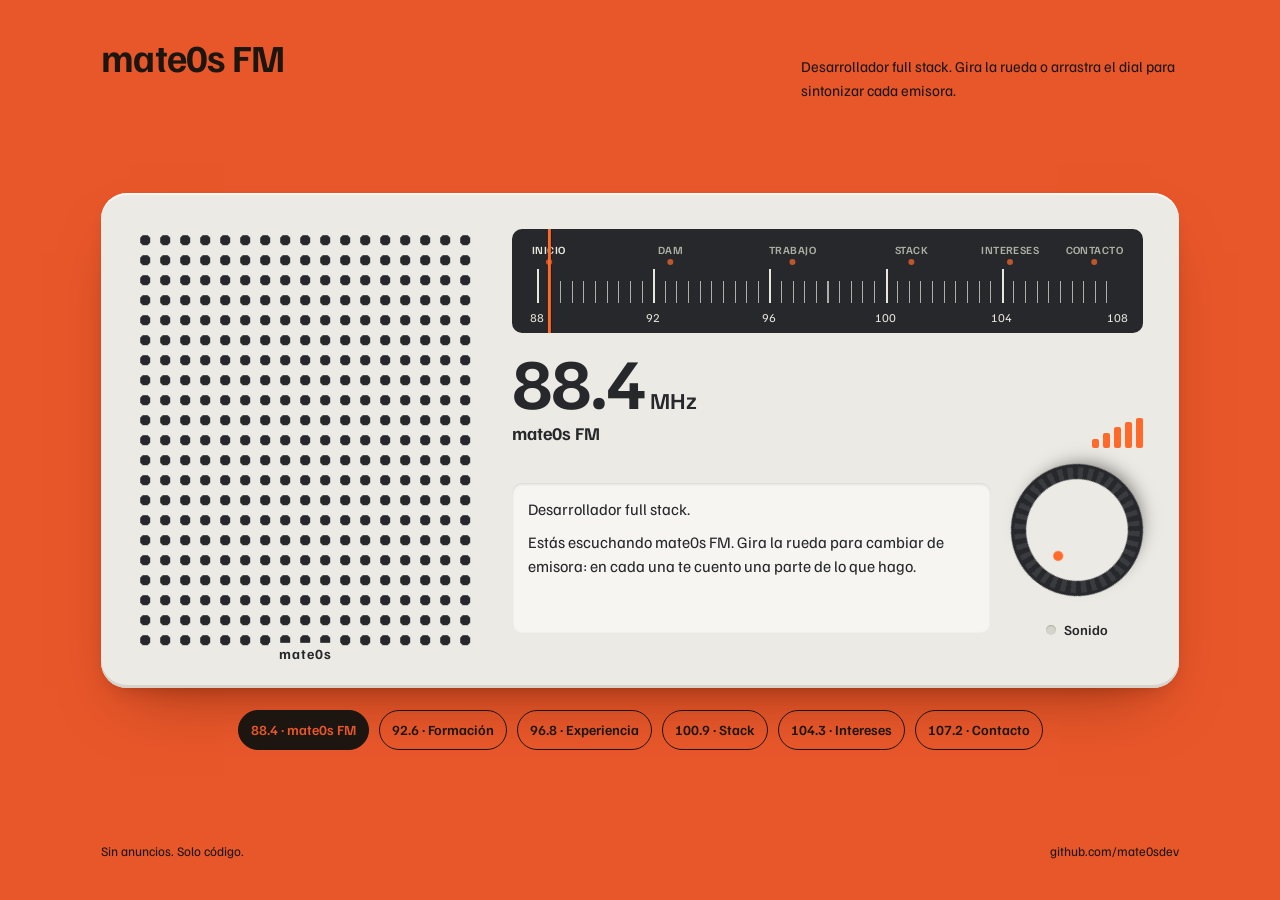
<file: exploraciones/radio/index.html>
<!doctype html>
<html lang="es">
<head>
  <meta charset="utf-8">
  <meta name="viewport" content="width=device-width, initial-scale=1">
  <title>mate0s FM</title>
  <meta name="description" content="mate0s, desarrollador full stack. Gira la rueda y sintoniza cada emisora.">
  <link rel="icon" href="data:image/svg+xml,%3Csvg xmlns='http://www.w3.org/2000/svg' viewBox='0 0 32 32'%3E%3Crect width='32' height='32' rx='7' fill='%23E8572A'/%3E%3Crect x='5' y='9' width='22' height='14' rx='3' fill='%23ECEAE4'/%3E%3Ccircle cx='21' cy='16' r='4' fill='%2327282B'/%3E%3C/svg%3E">
  <link rel="preconnect" href="https://fonts.googleapis.com">
  <link rel="preconnect" href="https://fonts.gstatic.com" crossorigin>
  <link href="https://fonts.googleapis.com/css2?family=Familjen+Grotesk:wght@400..700&display=swap" rel="stylesheet">
  <style>
    :root {
      --wall: #e8572a;
      --wall-ink: #1c1510;
      --body: #eceae4;
      --body-edge: #d6d3cb;
      --graphite: #27282b;
      --scale: #e9e6dd;
      --needle: #ff6a2b;
      --muted: #6a6b70;
      --ease: cubic-bezier(0.16, 1, 0.3, 1);
      --font: "Familjen Grotesk", "Helvetica Neue", Arial, sans-serif;
      color-scheme: light;
    }
    * { box-sizing: border-box; }
    html, body { margin: 0; background: var(--wall); color: var(--wall-ink); font-family: var(--font); font-size: 17px; line-height: 1.55; }
    body { overflow-x: clip; }
    a { color: inherit; text-decoration-thickness: 2px; text-underline-offset: 4px; }
    :focus-visible { outline: 3px solid var(--graphite); outline-offset: 3px; }

    .page { min-height: 100dvh; display: grid; grid-template-rows: auto 1fr auto; gap: 24px; padding: clamp(16px, 3vw, 40px) clamp(16px, 4vw, 56px); max-width: 1180px; margin: 0 auto; }
    .top { display: flex; justify-content: space-between; align-items: baseline; gap: 16px; flex-wrap: wrap; }
    .top h1 { margin: 0; font-size: clamp(28px, 3vw, 40px); font-weight: 700; letter-spacing: -0.02em; line-height: 1; }
    .top p { margin: 0; font-size: 15px; max-width: 42ch; }
    .stage { display: grid; align-content: center; gap: 22px; }

    /* ---------- Radio ---------- */
    .radio {
      display: grid;
      grid-template-columns: minmax(0, 0.8fr) minmax(0, 1.5fr);
      gap: clamp(20px, 3vw, 40px);
      padding: clamp(18px, 3vw, 36px);
      background: var(--body);
      border-radius: 26px;
      box-shadow: inset 0 2px 0 rgb(255 255 255 / 0.7), inset 0 -3px 0 var(--body-edge), 0 30px 60px -30px rgb(80 20 0 / 0.55), 0 8px 18px -10px rgb(80 20 0 / 0.35);
      color: var(--graphite);
    }
    .grille {
      border-radius: 14px;
      background: radial-gradient(circle, var(--graphite) 36%, transparent 39%) 50% 50% / 20px 20px;
      min-height: 260px;
      position: relative;
    }
    .grille::after { content: "mate0s"; position: absolute; left: 50%; bottom: -2px; transform: translate(-50%, 50%); background: var(--body); padding: 0 10px; font-weight: 700; font-size: 14px; letter-spacing: 0.06em; }

    .panel { display: grid; gap: 16px; min-width: 0; }
    .dial {
      position: relative;
      height: 104px;
      border-radius: 10px;
      background: var(--graphite);
      color: var(--scale);
      overflow: hidden;
      cursor: ew-resize;
      touch-action: none;
    }
    .ticks { position: absolute; left: 4%; right: 4%; bottom: 30px; height: 22px; background: repeating-linear-gradient(90deg, rgb(233 230 221 / 0.7) 0 1px, transparent 1px 2%); }
    .ticks::after { content: ""; position: absolute; inset: 0; background: repeating-linear-gradient(90deg, var(--scale) 0 2px, transparent 2px 20%); height: 34px; bottom: 0; top: auto; }
    .nums { position: absolute; left: 4%; right: 4%; bottom: 6px; height: 18px; font-size: 12px; font-variant-numeric: tabular-nums; }
    .nums span { position: absolute; transform: translateX(-50%); }
    .marks { position: absolute; left: 4%; right: 4%; top: 8px; height: 30px; }
    .mark {
      position: absolute;
      transform: translateX(-50%);
      background: none;
      border: 0;
      color: var(--scale);
      font: 600 11px var(--font);
      letter-spacing: 0.04em;
      text-transform: uppercase;
      padding: 4px 4px 10px;
      cursor: pointer;
      white-space: nowrap;
      min-height: 30px;
      opacity: 0.7;
    }
    .mark::after { content: ""; position: absolute; left: 50%; bottom: 2px; width: 6px; height: 6px; margin-left: -3px; border-radius: 50%; background: var(--needle); }
    .mark.on { opacity: 1; }
    .needle { position: absolute; top: 0; bottom: 0; left: 0; width: 3px; margin-left: -1.5px; background: var(--needle); box-shadow: 0 0 0 1px rgb(0 0 0 / 0.25); will-change: transform; }

    .readout { display: grid; grid-template-columns: minmax(0, 1fr) auto; gap: 16px; align-items: end; }
    .freq { font-size: clamp(44px, 5.6vw, 76px); font-weight: 700; letter-spacing: -0.03em; line-height: 0.9; font-variant-numeric: tabular-nums; }
    .freq small { font-size: 0.32em; letter-spacing: 0; margin-left: 6px; font-weight: 600; }
    .station { margin: 6px 0 0; font-weight: 700; font-size: 18px; min-height: 1.5em; }
    .signal { display: flex; gap: 4px; align-items: end; height: 30px; }
    .signal i { width: 7px; border-radius: 2px; background: var(--body-edge); transition: background-color 120ms linear; }
    .signal i:nth-child(1) { height: 30%; } .signal i:nth-child(2) { height: 50%; } .signal i:nth-child(3) { height: 70%; } .signal i:nth-child(4) { height: 85%; } .signal i:nth-child(5) { height: 100%; }
    .signal i.on { background: var(--needle); }

    .controls { display: grid; grid-template-columns: minmax(0, 1fr) auto; gap: 20px; align-items: center; }
    .screen { min-height: 150px; padding: 14px 16px; border-radius: 10px; background: #f6f5f1; box-shadow: inset 0 1px 3px rgb(0 0 0 / 0.14); font-size: 16px; line-height: 1.55; }
    .screen p { margin: 0 0 8px; max-width: 56ch; }
    .screen .static { color: var(--muted); letter-spacing: 0.02em; word-break: break-all; }
    .screen ul { margin: 0; padding: 0; list-style: none; display: flex; flex-wrap: wrap; gap: 6px 14px; font-weight: 700; }
    .screen .links { display: flex; flex-wrap: wrap; gap: 4px 18px; font-weight: 700; }
    .screen .links a { min-height: 44px; display: inline-flex; align-items: center; }

    .knob-wrap { display: grid; justify-items: center; gap: 12px; }
    .knob {
      width: clamp(104px, 11vw, 132px);
      aspect-ratio: 1;
      border-radius: 50%;
      border: 0;
      background:
        radial-gradient(circle at 50% 50%, var(--body) 0 54%, transparent 55%),
        repeating-conic-gradient(var(--graphite) 0 5deg, #3a3b3f 5deg 10deg);
      box-shadow: 0 10px 18px -8px rgb(0 0 0 / 0.5), inset 0 0 0 3px var(--graphite);
      position: relative;
      cursor: grab;
      touch-action: none;
      will-change: transform;
    }
    .knob::after { content: ""; position: absolute; left: 50%; top: 22%; width: 10px; height: 10px; margin-left: -5px; border-radius: 50%; background: var(--needle); }
    .knob:active { cursor: grabbing; }
    .sound { display: inline-flex; align-items: center; gap: 8px; background: none; border: 0; font: 600 14px var(--font); color: var(--graphite); cursor: pointer; min-height: 44px; }
    .sound .led { width: 10px; height: 10px; border-radius: 50%; background: var(--body-edge); box-shadow: inset 0 1px 1px rgb(0 0 0 / 0.2); }
    .sound[aria-pressed="true"] .led { background: var(--needle); }

    .guide { display: flex; flex-wrap: wrap; gap: 8px 10px; justify-content: center; list-style: none; margin: 0; padding: 0; }
    .guide button { font: 600 14px var(--font); color: var(--wall-ink); background: transparent; border: 1.5px solid var(--wall-ink); border-radius: 999px; padding: 6px 12px; min-height: 40px; cursor: pointer; font-variant-numeric: tabular-nums; }
    .guide button[aria-current="true"] { background: var(--wall-ink); color: var(--wall); }
    .foot { font-size: 13px; display: flex; justify-content: space-between; flex-wrap: wrap; gap: 8px; }

    @media (max-width: 860px) {
      .radio { grid-template-columns: minmax(0, 1fr); }
      .grille { min-height: 110px; }
      .controls { grid-template-columns: minmax(0, 1fr); }
      .knob-wrap { grid-template-columns: auto auto; justify-content: space-between; align-items: center; }
      .mark { font-size: 0; padding: 4px 8px 10px; }
    }
    @media (prefers-reduced-motion: reduce) {
      *, *::before, *::after { transition-duration: 1ms !important; }
    }
  </style>
</head>
<body>
  <div class="page">
    <header class="top">
      <h1>mate0s FM</h1>
      <p>Desarrollador full stack. Gira la rueda o arrastra el dial para sintonizar cada emisora.</p>
    </header>

    <main class="stage">
      <div class="radio">
        <div class="grille" aria-hidden="true"></div>
        <div class="panel">
          <div class="dial" data-dial aria-hidden="true">
            <div class="marks" data-marks></div>
            <div class="ticks"></div>
            <div class="nums" data-nums></div>
            <div class="needle" data-needle></div>
          </div>

          <div class="readout">
            <div>
              <div class="freq" aria-hidden="true"><span data-freq>88.0</span><small>MHz</small></div>
              <p class="station" data-station></p>
            </div>
            <div class="signal" aria-hidden="true" data-signal><i></i><i></i><i></i><i></i><i></i></div>
          </div>

          <div class="controls">
            <div class="screen" data-screen aria-live="polite"></div>
            <div class="knob-wrap">
              <button class="knob" type="button" role="slider" aria-label="Sintonía" aria-valuemin="88" aria-valuemax="108" data-knob></button>
              <button class="sound" type="button" aria-pressed="false" data-sound><span class="led"></span>Sonido</button>
            </div>
          </div>
        </div>
      </div>

      <nav aria-label="Emisoras"><ul class="guide" data-guide></ul></nav>
    </main>

    <footer class="foot"><span>Sin anuncios. Solo código.</span><span>github.com/mate0sdev</span></footer>
  </div>

  <script>
    /* Edita aquí las emisoras y tus datos de contacto. */
    const CONTACTO = { github: "https://github.com/mate0sdev", email: "", linkedin: "" };
    const EMISORAS = [
      { f: 88.4, name: "mate0s FM", short: "Inicio", body: ["Desarrollador full stack.", "Estás escuchando mate0s FM. Gira la rueda para cambiar de emisora: en cada una te cuento una parte de lo que hago."] },
      { f: 92.6, name: "Formación", short: "DAM", body: ["Técnico Superior en Desarrollo de Aplicaciones Multiplataforma (DAM): escritorio, móvil y web."] },
      { f: 96.8, name: "Experiencia", short: "Trabajo", body: ["Full stack en Kometasoft: plataformas web de principio a fin, de la plantilla a la base de datos.", "Entre otros proyectos, he participado en SNP Galaxy."] },
      { f: 100.9, name: "Stack", short: "Stack", list: ["PHP", "JavaScript", "HTML y CSS", "Smarty", "jQuery y AJAX", "Doctrine", "MySQL"] },
      { f: 104.3, name: "Intereses", short: "Intereses", body: ["Depuración y seguridad web: encontrar el porqué de un fallo, no solo dónde está, y que lo que funciona, además, aguante."] },
      { f: 107.2, name: "Contacto", short: "Contacto", contact: true, body: ["Estás en antena. ¿Un proyecto, una oferta o una charla?"] },
    ];
    const MIN = 88, MAX = 108, LOCK = 0.9;

    const $ = (s) => document.querySelector(s);
    const dial = $("[data-dial]"), needle = $("[data-needle]"), knob = $("[data-knob]");
    const screen = $("[data-screen]"), freqEl = $("[data-freq]"), stationEl = $("[data-station]");
    const bars = [...document.querySelectorAll("[data-signal] i")];
    const reduce = matchMedia("(prefers-reduced-motion: reduce)");
    const pct = (f) => 4 + ((f - MIN) / (MAX - MIN)) * 92;

    // Escala
    $("[data-nums]").innerHTML = [88, 92, 96, 100, 104, 108].map((n) => `<span style="left:${((n - MIN) / (MAX - MIN)) * 100}%">${n}</span>`).join("");
    $("[data-marks]").innerHTML = EMISORAS.map((e, i) => `<button class="mark" type="button" tabindex="-1" data-go="${i}" style="left:${((e.f - MIN) / (MAX - MIN)) * 100}%">${e.short}</button>`).join("");
    $("[data-guide]").innerHTML = EMISORAS.map((e, i) => `<li><button type="button" data-go="${i}">${e.f.toFixed(1)} · ${e.name}</button></li>`).join("");

    function stationHtml(e) {
      let html = (e.body || []).map((p) => `<p>${p}</p>`).join("");
      if (e.list) html += `<ul>${e.list.map((x) => `<li>${x}</li>`).join("")}</ul>`;
      if (e.contact) {
        const l = [];
        if (CONTACTO.email) l.push(`<a href="mailto:${CONTACTO.email}">${CONTACTO.email}</a>`);
        if (CONTACTO.linkedin) l.push(`<a href="${CONTACTO.linkedin}" target="_blank" rel="noopener">LinkedIn</a>`);
        l.push(`<a href="${CONTACTO.github}" target="_blank" rel="noopener">GitHub · mate0sdev</a>`);
        html += `<p class="links">${l.join("")}</p>`;
      }
      return html;
    }

    // Estática: el texto de la emisora más cercana, roto según la señal
    const NOISE = "#%&*+=/\\|~^:;.,";
    function scramble(text, signal) {
      const keep = Math.max(0, signal);
      return [...text].map((ch) => (ch === " " || Math.random() < keep ? ch : NOISE[(Math.random() * NOISE.length) | 0])).join("");
    }

    let freq = EMISORAS[0].f;
    let locked = -1;
    let nearest = 0;
    let signal = 1;

    function render() {
      freqEl.textContent = freq.toFixed(1);
      needle.style.transform = `translateX(${(pct(freq) / 100) * dial.clientWidth}px)`;
      knob.style.transform = `rotate(${((freq - MIN) / (MAX - MIN)) * 300 - 150}deg)`;
      knob.setAttribute("aria-valuenow", freq.toFixed(1));

      nearest = EMISORAS.reduce((best, e, i) => (Math.abs(e.f - freq) < Math.abs(EMISORAS[best].f - freq) ? i : best), 0);
      const d = Math.abs(EMISORAS[nearest].f - freq);
      signal = Math.max(0, 1 - d / LOCK);
      bars.forEach((b, i) => b.classList.toggle("on", signal > i / 5 + 0.05));
      document.querySelectorAll(".mark").forEach((m, i) => m.classList.toggle("on", i === nearest && signal > 0.6));
      document.querySelectorAll(".guide button").forEach((b, i) => b.setAttribute("aria-current", String(i === nearest && signal > 0.85)));

      const e = EMISORAS[nearest];
      knob.setAttribute("aria-valuetext", signal > 0.85 ? `${freq.toFixed(1)} MHz, ${e.name}` : `${freq.toFixed(1)} MHz, sin señal`);
      if (signal > 0.85) {
        stationEl.textContent = e.name;
        if (locked !== nearest) {
          locked = nearest;
          screen.innerHTML = stationHtml(e);
        }
      } else {
        locked = -1;
        stationEl.textContent = signal > 0.2 ? "buscando señal…" : "estática";
        const text = (e.body || []).join(" ") + (e.list ? " " + e.list.join(" · ") : "");
        screen.innerHTML = `<p class="static" aria-hidden="true">${scramble(text, reduce.matches ? 0.6 : signal * signal)}</p>`;
      }
      updateNoise();
    }

    function setFreq(f) {
      freq = Math.round(Math.max(MIN, Math.min(MAX, f)) * 10) / 10;
      render();
    }

    // Sintonía fina: al soltar cerca de una emisora, se engancha sola
    let snapTimer;
    function settle() {
      const e = EMISORAS[nearest];
      if (Math.abs(e.f - freq) > LOCK * 0.75 || Math.abs(e.f - freq) < 0.05) return;
      if (reduce.matches) return setFreq(e.f);
      clearInterval(snapTimer);
      snapTimer = setInterval(() => {
        const step = Math.sign(e.f - freq) * 0.1;
        if (Math.abs(e.f - freq) < 0.06) { clearInterval(snapTimer); return setFreq(e.f); }
        setFreq(freq + step);
      }, 34);
    }

    function goStation(i) {
      clearInterval(snapTimer);
      const target = EMISORAS[i].f;
      if (reduce.matches) return setFreq(target);
      snapTimer = setInterval(() => {
        const diff = target - freq;
        if (Math.abs(diff) < 0.06) { clearInterval(snapTimer); return setFreq(target); }
        setFreq(freq + Math.sign(diff) * Math.max(0.1, Math.min(0.8, Math.abs(diff) / 5)));
      }, 24);
    }
    document.addEventListener("click", (ev) => {
      const b = ev.target.closest("[data-go]");
      if (b) goStation(Number(b.dataset.go));
    });

    // Rueda: arrastre circular
    let knobDrag = null;
    const angleOf = (ev) => {
      const r = knob.getBoundingClientRect();
      return (Math.atan2(ev.clientY - (r.top + r.height / 2), ev.clientX - (r.left + r.width / 2)) * 180) / Math.PI;
    };
    knob.addEventListener("pointerdown", (ev) => {
      clearInterval(snapTimer);
      knob.setPointerCapture(ev.pointerId);
      knobDrag = { a: angleOf(ev), f: freq };
    });
    knob.addEventListener("pointermove", (ev) => {
      if (!knobDrag) return;
      let da = angleOf(ev) - knobDrag.a;
      if (da > 180) da -= 360;
      if (da < -180) da += 360;
      knobDrag.a += da;
      knobDrag.f += (da / 300) * (MAX - MIN);
      setFreq(knobDrag.f);
    });
    knob.addEventListener("pointerup", () => { knobDrag = null; settle(); });
    knob.addEventListener("keydown", (ev) => {
      const k = ev.key;
      if (k === "ArrowRight" || k === "ArrowUp") setFreq(freq + 0.1);
      else if (k === "ArrowLeft" || k === "ArrowDown") setFreq(freq - 0.1);
      else if (k === "PageUp") goStation(Math.min(EMISORAS.length - 1, (signal > 0.85 ? nearest : nearest - 1) + 1));
      else if (k === "PageDown") goStation(Math.max(0, (signal > 0.85 ? nearest : nearest + 1) - 1));
      else if (k === "Home") goStation(0);
      else if (k === "End") goStation(EMISORAS.length - 1);
      else return;
      ev.preventDefault();
    });
    knob.addEventListener("keyup", (ev) => { if (ev.key.startsWith("Arrow")) settle(); });

    // Dial: arrastrar la aguja directamente
    let dialDrag = false;
    const freqAt = (ev) => {
      const r = dial.getBoundingClientRect();
      const p = ((ev.clientX - r.left) / r.width) * 100;
      return MIN + ((p - 4) / 92) * (MAX - MIN);
    };
    dial.addEventListener("pointerdown", (ev) => {
      if (ev.target.closest(".mark")) return;
      clearInterval(snapTimer);
      dialDrag = true;
      dial.setPointerCapture(ev.pointerId);
      setFreq(freqAt(ev));
    });
    dial.addEventListener("pointermove", (ev) => dialDrag && setFreq(freqAt(ev)));
    dial.addEventListener("pointerup", () => { dialDrag = false; settle(); });

    // Rueda del ratón sobre la radio
    let wheelTimer;
    document.querySelector(".radio").addEventListener("wheel", (ev) => {
      ev.preventDefault();
      clearInterval(snapTimer);
      setFreq(freq + (ev.deltaY > 0 ? 0.1 : -0.1) * (Math.abs(ev.deltaY) > 40 ? 3 : 1));
      clearTimeout(wheelTimer);
      wheelTimer = setTimeout(settle, 220);
    }, { passive: false });

    // Parpadeo de la estática mientras no hay señal
    setInterval(() => { if (!reduce.matches && signal <= 0.85 && !document.hidden) render(); }, 110);

    // Sonido (opcional): ruido blanco que baja con la señal
    let audio = null;
    function updateNoise() {
      if (!audio) return;
      audio.gain.gain.setTargetAtTime(audio.on ? (1 - signal) * 0.05 + 0.004 : 0, audio.ctx.currentTime, 0.05);
    }
    $("[data-sound]").addEventListener("click", (ev) => {
      const btn = ev.currentTarget;
      if (!audio) {
        const ctx = new (window.AudioContext || window.webkitAudioContext)();
        const buf = ctx.createBuffer(1, ctx.sampleRate * 2, ctx.sampleRate);
        const data = buf.getChannelData(0);
        for (let i = 0; i < data.length; i++) data[i] = Math.random() * 2 - 1;
        const src = ctx.createBufferSource();
        src.buffer = buf;
        src.loop = true;
        const filter = ctx.createBiquadFilter();
        filter.type = "bandpass";
        filter.frequency.value = 1800;
        const gain = ctx.createGain();
        gain.gain.value = 0;
        src.connect(filter).connect(gain).connect(ctx.destination);
        src.start();
        audio = { ctx, gain, on: false };
      }
      audio.on = !audio.on;
      if (audio.on) audio.ctx.resume();
      btn.setAttribute("aria-pressed", String(audio.on));
      updateNoise();
    });

    window.addEventListener("resize", render);
    // Arranque: la aguja barre el dial hasta la primera emisora
    if (reduce.matches) render();
    else { freq = MIN; render(); setTimeout(() => goStation(0), 300); }
  </script>
</body>
</html>
</file>
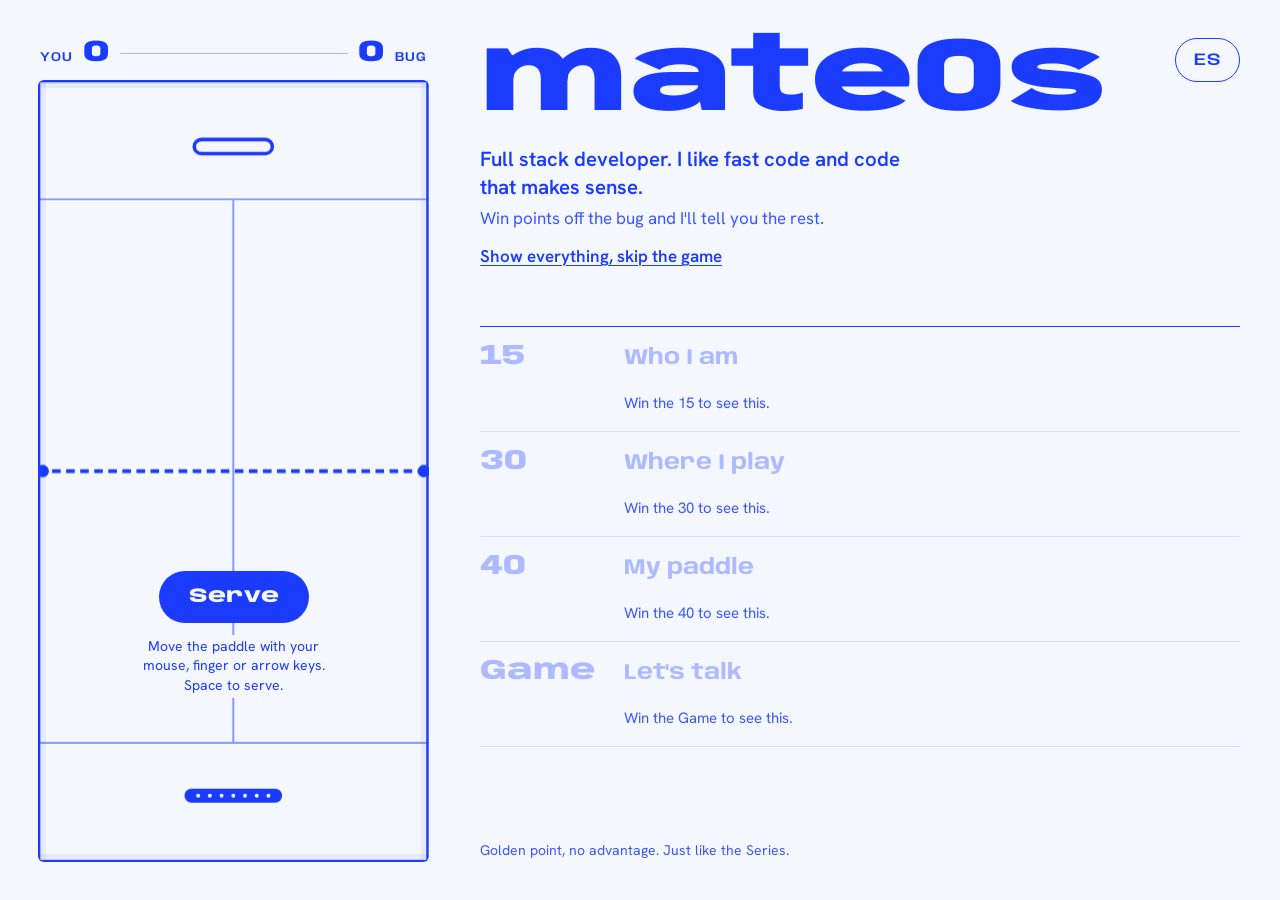
<file: exploraciones/rally/index.html>
<!doctype html>
<html lang="es">
<head>
  <meta charset="utf-8">
  <meta name="viewport" content="width=device-width, initial-scale=1">
  <title>mate0s · desarrollador full stack</title>
  <meta name="description" content="mate0s, desarrollador full stack. Gánale puntos al bug y te cuento el resto.">
  <meta name="theme-color" content="#F5F7FF">
  <meta property="og:title" content="mate0s · desarrollador full stack">
  <meta property="og:description" content="Una landing que se juega: gánale puntos al bug para desbloquear quién soy.">
  <link rel="icon" href="favicon.svg" type="image/svg+xml">
  <link rel="preconnect" href="https://fonts.googleapis.com">
  <link rel="preconnect" href="https://fonts.gstatic.com" crossorigin>
  <link href="https://fonts.googleapis.com/css2?family=Anybody:wdth,wght@50..150,400..900&family=Hanken+Grotesk:wght@400;500;600&display=swap" rel="stylesheet">
  <link rel="stylesheet" href="styles.css">
</head>
<body>
  <div class="page">
    <section class="info-col">
      <header class="top">
        <h1 class="wordmark" aria-label="mate0s">
          <span aria-hidden="true">mate</span><span class="zero" aria-hidden="true" data-zero>0</span><span aria-hidden="true">s</span>
        </h1>
        <div class="top-actions">
          <button class="btn btn-ghost" type="button" data-action="lang" aria-label="Cambiar idioma / Change language">EN</button>
        </div>
      </header>

      <p class="tagline" data-t="tagline"></p>
      <p class="pitch">
        <span data-t="pitch"></span>
        <button class="btn-link" type="button" data-action="skip"></button>
      </p>

      <p class="announce" role="status" aria-live="polite" data-announce></p>

      <ol class="chapters" id="chapters" tabindex="-1" data-chapters></ol>

      <footer class="foot" data-t="footer"></footer>
    </section>
    <section class="court-col">
      <div class="scoreboard" id="scoreboard" aria-hidden="true">
        <span class="sb-name" data-t="you"></span><b class="sb-num" data-score="you">0</b>
        <span class="sb-sep"></span>
        <b class="sb-num" data-score="bug">0</b><span class="sb-name" data-t="bug"></span>
      </div>
      <div class="court-wrap">
        <canvas id="court" role="img"></canvas>
        <div class="serve" data-serve>
          <button class="btn btn-solid" type="button" data-action="serve"></button>
          <p class="serve-hint" data-t="serveHint"></p>
        </div>
      </div>
    </section>
  </div>

  <script type="module" src="main.js"></script>
</body>
</html>
</file>
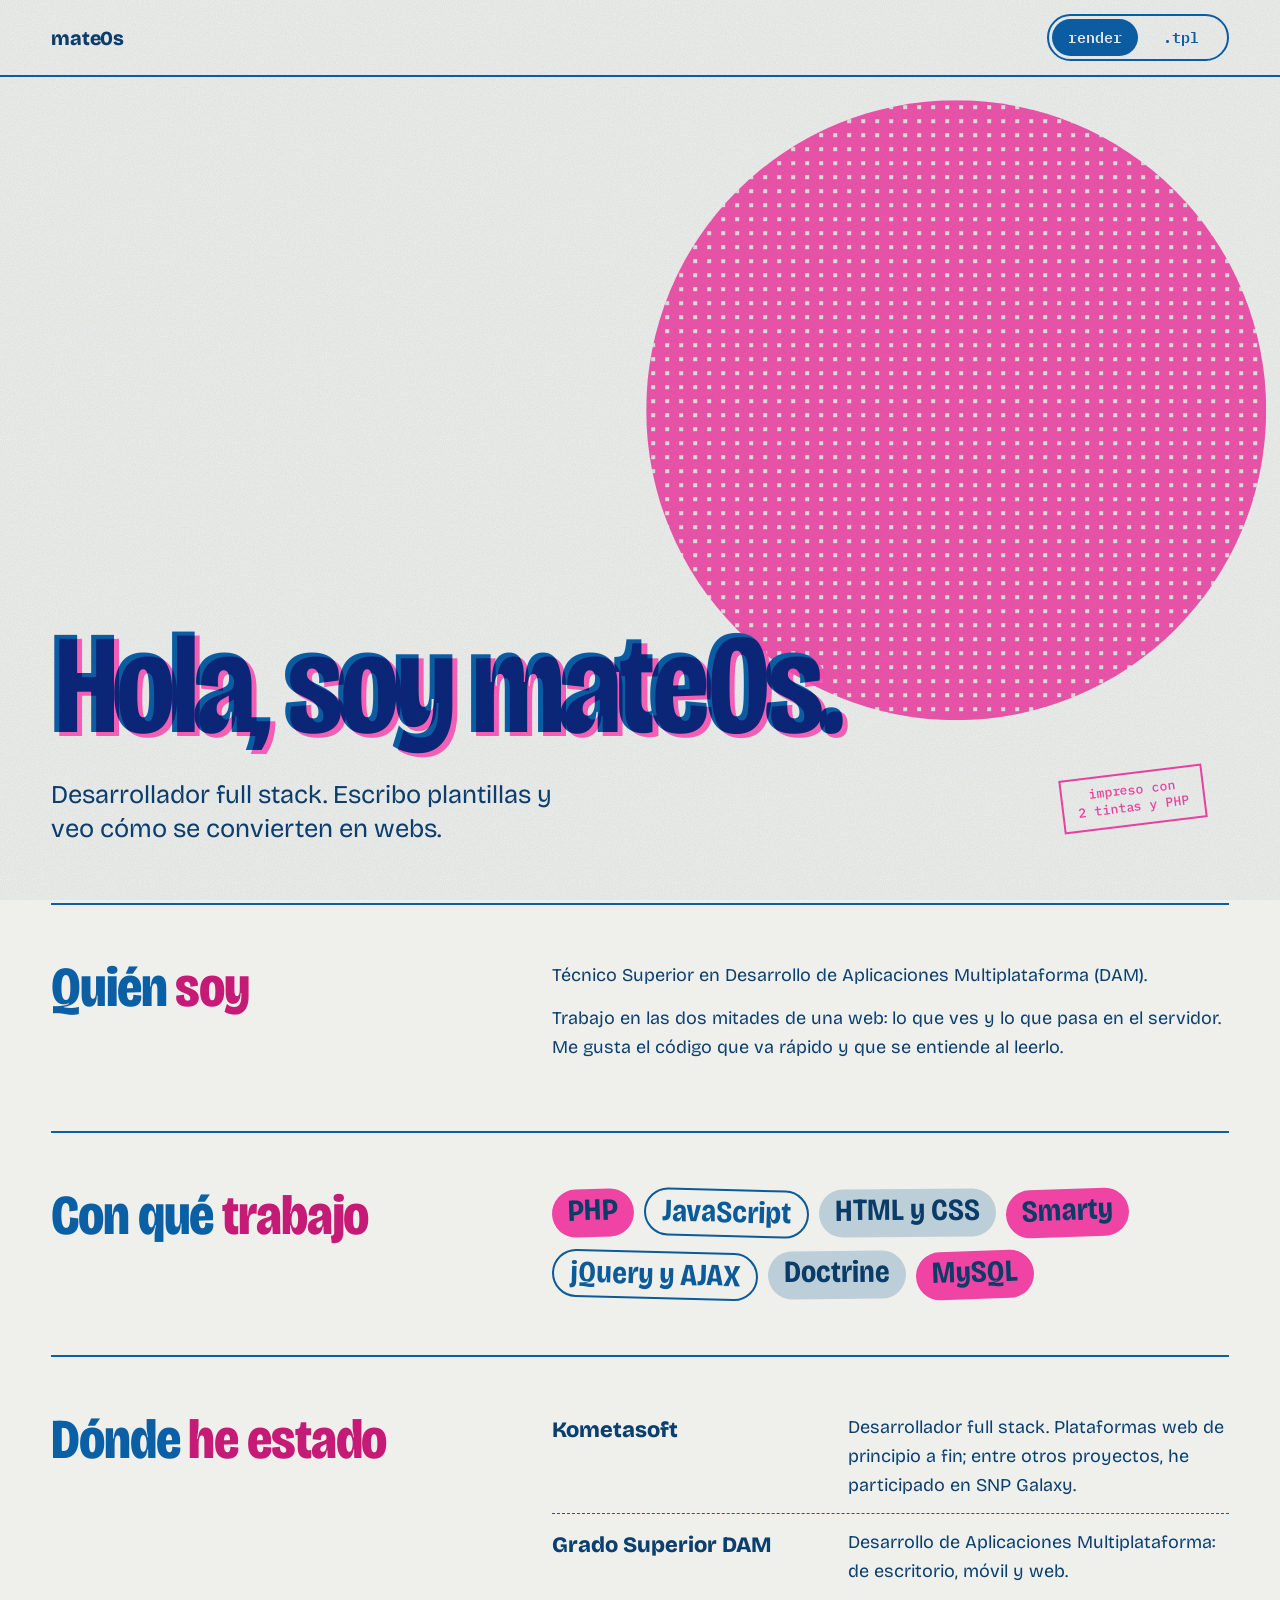
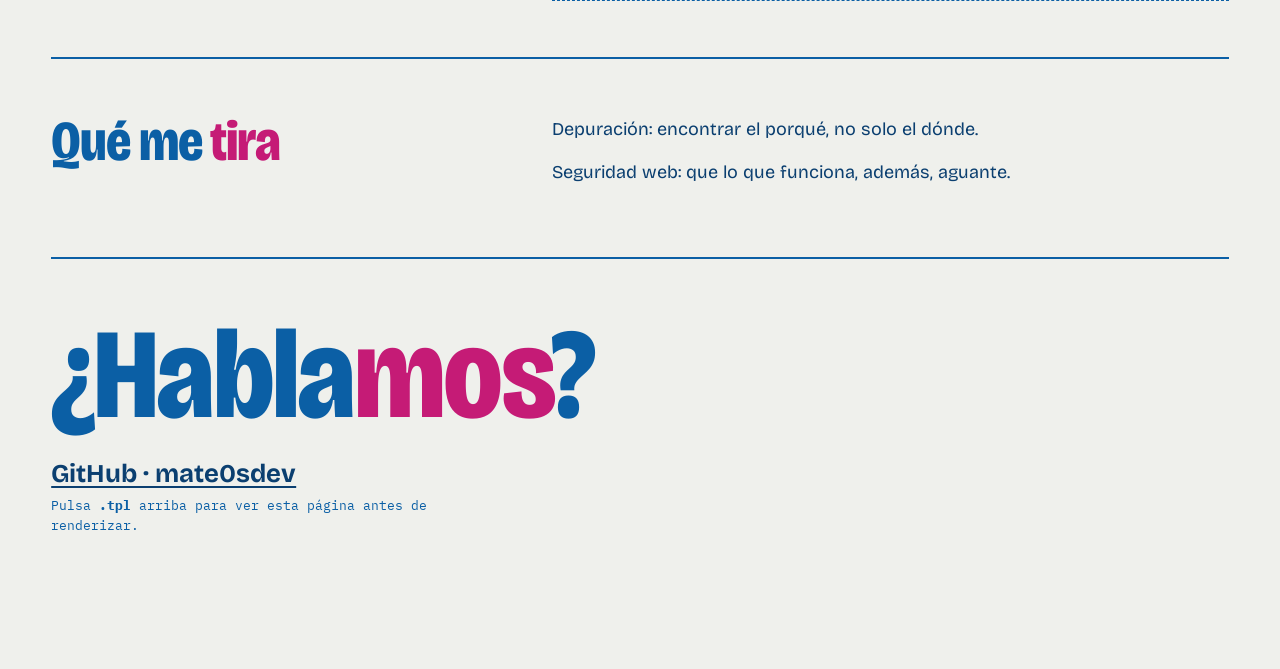
<file: exploraciones/render/index.html>
<!doctype html>
<html lang="es">
<head>
  <meta charset="utf-8">
  <meta name="viewport" content="width=device-width, initial-scale=1">
  <title>mate0s · render</title>
  <meta name="description" content="mate0s, desarrollador full stack. Esta página es una plantilla: pulsa .tpl y mírala por dentro.">
  <link rel="icon" href="data:image/svg+xml,%3Csvg xmlns='http://www.w3.org/2000/svg' viewBox='0 0 32 32'%3E%3Crect width='32' height='32' fill='%23EFF0EC'/%3E%3Ccircle cx='14' cy='16' r='9' fill='%23FF48B0' fill-opacity='.85'/%3E%3Ccircle cx='18' cy='16' r='9' fill='%230B5FA5' fill-opacity='.8'/%3E%3C/svg%3E">
  <link rel="preconnect" href="https://fonts.googleapis.com">
  <link rel="preconnect" href="https://fonts.gstatic.com" crossorigin>
  <link href="https://fonts.googleapis.com/css2?family=Bricolage+Grotesque:opsz,wdth,wght@12..96,75..100,300..800&family=IBM+Plex+Mono:wght@400;500&display=swap" rel="stylesheet">
  <style>
    /* Riso a dos tintas: rosa fluorescente y azul, sobre papel frío */
    :root {
      --paper: #eff0ec;
      --pink: #ff48b0;
      --blue: #0b5fa5;
      --ink: #0b3f70;
      --blue-12: rgb(11 95 165 / 0.12);
      --ease: cubic-bezier(0.16, 1, 0.3, 1);
      --font: "Bricolage Grotesque", "Arial Narrow", sans-serif;
      --mono: "IBM Plex Mono", ui-monospace, monospace;
      color-scheme: light;
    }
    * { box-sizing: border-box; }
    html, body {
      margin: 0;
      background: var(--paper);
      color: var(--ink);
      font-family: var(--font);
      font-size: 18px;
      line-height: 1.6;
      font-variation-settings: "opsz" 14;
    }
    html, body { overflow-x: clip; }
    ::selection { background: var(--pink); color: var(--paper); }
    a { color: inherit; text-decoration-thickness: 2px; text-underline-offset: 4px; }
    :focus-visible { outline: 2.5px solid var(--pink); outline-offset: 3px; }

    /* Grano de impresión */
    body::after {
      content: "";
      position: fixed;
      inset: 0;
      pointer-events: none;
      z-index: 50;
      opacity: 0.22;
      mix-blend-mode: multiply;
      background-image: url("data:image/svg+xml,%3Csvg xmlns='http://www.w3.org/2000/svg' width='220' height='220'%3E%3Cfilter id='n'%3E%3CfeTurbulence type='fractalNoise' baseFrequency='.9' numOctaves='2' stitchTiles='stitch'/%3E%3CfeColorMatrix values='0 0 0 0 .1 0 0 0 0 .15 0 0 0 0 .3 0 0 0 .55 0'/%3E%3C/filter%3E%3Crect width='100%25' height='100%25' filter='url(%23n)'/%3E%3C/svg%3E");
    }

    /* ---------- Barra ---------- */
    .bar {
      position: sticky;
      top: 0;
      z-index: 20;
      display: flex;
      justify-content: space-between;
      align-items: center;
      gap: 16px;
      padding: 14px clamp(16px, 4vw, 56px);
      background: var(--paper);
      border-bottom: 2px solid var(--blue);
    }
    .brand { font-weight: 800; font-size: 20px; font-variation-settings: "opsz" 40; letter-spacing: -0.01em; }
    .switch {
      display: inline-grid;
      grid-template-columns: 1fr 1fr;
      border: 2px solid var(--blue);
      border-radius: 999px;
      padding: 3px;
      background: var(--paper);
      cursor: pointer;
      font: 600 15px var(--mono);
      color: var(--blue);
      position: relative;
      min-height: 44px;
    }
    .switch span { position: relative; z-index: 1; padding: 6px 16px; text-align: center; transition: color 220ms var(--ease); }
    .switch::before {
      content: "";
      position: absolute;
      top: 3px; bottom: 3px; left: 3px;
      width: calc(50% - 3px);
      border-radius: 999px;
      background: var(--blue);
      transition: transform 320ms var(--ease);
    }
    .switch[aria-checked="true"]::before { transform: translateX(100%); background: var(--pink); }
    .switch[aria-checked="false"] span:first-child,
    .switch[aria-checked="true"] span:last-child { color: var(--paper); }

    /* ---------- Vistas ---------- */
    .view { transition: opacity 260ms var(--ease), transform 260ms var(--ease); }
    .view[hidden] { display: none; }
    .view.leaving { opacity: 0; transform: translateY(10px); }

    .page { padding: 0 clamp(16px, 4vw, 56px) 64px; max-width: 1280px; margin: 0 auto; }

    /* ---------- Portada ---------- */
    .hero {
      position: relative;
      display: grid;
      grid-template-columns: repeat(12, minmax(0, 1fr));
      align-items: end;
      min-height: calc(100dvh - 74px);
      padding: 48px 0 56px;
    }
    .zero {
      grid-column: 6 / 13;
      grid-row: 1;
      justify-self: end;
      align-self: start;
      width: min(52vw, 620px);
      aspect-ratio: 1;
      border-radius: 50%;
      background:
        radial-gradient(circle, var(--paper) 22%, transparent 23%) 0 0 / 14px 14px,
        var(--pink);
      mix-blend-mode: multiply;
      opacity: 0.9;
      transform: translate(6%, -4%);
    }
    .headline {
      grid-column: 1 / 12;
      grid-row: 1;
      position: relative;
      margin: 0;
      font-size: clamp(64px, 11.5vw, 184px);
      line-height: 0.86;
      font-weight: 800;
      letter-spacing: -0.035em;
      font-variation-settings: "opsz" 96, "wdth" 78;
      z-index: 1;
    }
    /* Desajuste de registro: dos pasadas de tinta que no casan del todo */
    .headline .pass { display: block; }
    .headline .pass-blue { color: var(--blue); mix-blend-mode: multiply; }
    .headline .pass-pink {
      position: absolute;
      inset: 0;
      color: var(--pink);
      mix-blend-mode: multiply;
      transform: translate(0.035em, 0.025em);
      opacity: 0.85;
      pointer-events: none;
    }
    .lede {
      grid-column: 1 / 8;
      margin: 28px 0 0;
      font-size: clamp(20px, 2vw, 26px);
      line-height: 1.35;
      font-variation-settings: "opsz" 28;
      max-width: 34ch;
      z-index: 1;
    }
    .stamp {
      position: absolute;
      right: 2%;
      bottom: 64px;
      border: 2px solid var(--pink);
      color: var(--pink);
      padding: 8px 14px;
      font: 500 13px/1.3 var(--mono);
      transform: rotate(-7deg);
      mix-blend-mode: multiply;
      text-align: center;
    }

    /* ---------- Bloques ---------- */
    .block {
      display: grid;
      grid-template-columns: repeat(12, minmax(0, 1fr));
      gap: 0 24px;
      padding: 56px 0;
      border-top: 2px solid var(--blue);
    }
    .block h2 {
      grid-column: 1 / 5;
      margin: 0 0 16px;
      font-size: clamp(34px, 4.4vw, 60px);
      line-height: 0.95;
      font-weight: 800;
      letter-spacing: -0.02em;
      font-variation-settings: "opsz" 72, "wdth" 82;
      color: var(--blue);
    }
    .block h2 i {
      font-style: normal;
      color: #d21c80; /* rosa algo más oscuro para texto: contraste ≥ 3:1 en titulares */
      mix-blend-mode: multiply;
    }
    .block .content { grid-column: 6 / 13; }
    .block p { margin: 0 0 14px; max-width: 58ch; }

    .tags { list-style: none; margin: 0; padding: 0; display: flex; flex-wrap: wrap; gap: 14px 10px; }
    .tags li {
      font-weight: 700;
      font-size: clamp(22px, 2.4vw, 32px);
      font-variation-settings: "opsz" 40, "wdth" 85;
      padding: 4px 16px 6px;
      border-radius: 999px;
      mix-blend-mode: multiply;
      line-height: 1.1;
    }
    .tags li:nth-child(3n + 1) { background: var(--pink); color: var(--ink); transform: rotate(-2deg); }
    .tags li:nth-child(3n + 2) { border: 2.5px solid var(--blue); color: var(--blue); transform: rotate(1.5deg); }
    .tags li:nth-child(3n) { background: rgb(11 95 165 / 0.22); color: var(--ink); transform: rotate(-0.5deg); }

    .rows { list-style: none; margin: 0; padding: 0; }
    .rows li { display: grid; grid-template-columns: minmax(0, 1fr) minmax(0, 1.4fr); gap: 4px 24px; padding: 14px 0; border-bottom: 1.5px dashed var(--blue); }
    .rows li:first-child { padding-top: 0; }
    .rows b { font-weight: 800; font-size: 22px; font-variation-settings: "opsz" 28; }
    .rows span { color: var(--ink); }

    .contact h2 { grid-column: 1 / 13; font-size: clamp(56px, 10vw, 150px); }
    .contact .content { grid-column: 1 / 13; display: flex; flex-wrap: wrap; gap: 12px 28px; align-items: baseline; }
    .contact a { font-weight: 700; font-size: clamp(20px, 2vw, 26px); display: inline-flex; min-height: 44px; align-items: center; }
    .colophon { grid-column: 1 / -1; margin-top: 32px; font: 13px/1.5 var(--mono); color: var(--blue); }

    /* ---------- Etiqueta flotante al pasar el cursor ---------- */
    [data-tpl] { cursor: help; }
    .tip {
      position: fixed;
      left: 0; top: 0;
      z-index: 40;
      pointer-events: none;
      font: 500 13px/1.2 var(--mono);
      background: var(--blue);
      color: var(--paper);
      padding: 6px 9px;
      border-radius: 4px;
      opacity: 0;
      transition: opacity 120ms linear;
      white-space: nowrap;
    }
    .tip.on { opacity: 1; }
    .tip b { color: #ffb3dc; font-weight: 500; }

    /* ---------- Vista .tpl ---------- */
    .source { padding: 32px clamp(16px, 4vw, 56px) 64px; max-width: 1280px; margin: 0 auto; }
    .source .file { font: 500 13px var(--mono); color: var(--blue); margin: 0 0 8px; }
    .source pre {
      margin: 0 0 32px;
      padding: 20px 22px;
      border: 2px solid var(--blue);
      background: var(--paper);
      font: 14.5px/1.65 var(--mono);
      color: var(--ink);
      overflow-x: auto;
      tab-size: 2;
    }
    .t-com { color: #6f7f94; font-style: italic; }
    .t-smarty { color: #c2127a; font-weight: 500; }
    .t-var { color: var(--blue); font-weight: 500; }
    .t-html { color: #4a5d73; }
    .t-php { color: #c2127a; }

    @media (max-width: 820px) {
      .hero { grid-template-columns: 1fr; min-height: auto; padding-top: 40px; }
      .zero { grid-column: 1; width: 78vw; transform: translate(14%, -10%); }
      .headline, .lede { grid-column: 1; }
      .headline { font-size: clamp(52px, 15vw, 96px); }
      .stamp { position: static; justify-self: start; margin-top: 28px; }
      .block { grid-template-columns: 1fr; padding: 40px 0; }
      .block h2, .block .content, .contact h2, .contact .content { grid-column: 1; }
      .rows li { grid-template-columns: 1fr; }
    }
    @media (prefers-reduced-motion: reduce) {
      *, *::before, *::after { transition-duration: 1ms !important; animation-duration: 1ms !important; }
    }
  </style>
</head>
<body>
  <header class="bar">
    <span class="brand">mate0s</span>
    <button class="switch" type="button" role="switch" aria-checked="false" aria-label="Ver el código fuente de la plantilla" data-switch>
      <span>render</span><span>.tpl</span>
    </button>
  </header>

  <main class="view" id="render" data-view="render"></main>
  <section class="view source" id="source" data-view="source" hidden aria-label="Código fuente de esta página"></section>

  <div class="tip" aria-hidden="true" data-tip></div>

  <script>
    /* Los mismos datos alimentan la vista renderizada y la plantilla. Edita aquí. */
    const perfil = {
      alias: "mate0s",
      rol: "Desarrollador full stack",
      lema: "Escribo plantillas y veo cómo se convierten en webs.",
      sobre: [
        "Técnico Superior en Desarrollo de Aplicaciones Multiplataforma (DAM).",
        "Trabajo en las dos mitades de una web: lo que ves y lo que pasa en el servidor. Me gusta el código que va rápido y que se entiende al leerlo.",
      ],
      experiencia: [
        { donde: "Kometasoft", que: "Desarrollador full stack. Plataformas web de principio a fin; entre otros proyectos, he participado en SNP Galaxy." },
        { donde: "Grado Superior DAM", que: "Desarrollo de Aplicaciones Multiplataforma: de escritorio, móvil y web." },
      ],
      intereses: [
        "Depuración: encontrar el porqué, no solo el dónde.",
        "Seguridad web: que lo que funciona, además, aguante.",
      ],
      stack: ["PHP", "JavaScript", "HTML y CSS", "Smarty", "jQuery y AJAX", "Doctrine", "MySQL"],
      github: "https://github.com/mate0sdev",
      email: "",
      linkedin: "",
    };

    const esc = (s) => String(s).replace(/[&<>"']/g, (c) => ({ "&": "&amp;", "<": "&lt;", ">": "&gt;", '"': "&quot;", "'": "&#39;" })[c]);

    /* ---------- Vista renderizada ---------- */
    function renderPage() {
      const contact = [
        perfil.email && `<a href="mailto:${esc(perfil.email)}" data-tpl="{$perfil.email}">${esc(perfil.email)}</a>`,
        perfil.linkedin && `<a href="${esc(perfil.linkedin)}" target="_blank" rel="noopener" data-tpl="{$perfil.linkedin}">LinkedIn</a>`,
        `<a href="${esc(perfil.github)}" target="_blank" rel="noopener" data-tpl="{$perfil.github}">GitHub · mate0sdev</a>`,
      ].filter(Boolean).join("");

      document.querySelector("#render").innerHTML = `
        <div class="page">
          <section class="hero" aria-label="Presentación">
            <div class="zero" aria-hidden="true"></div>
            <h1 class="headline" data-tpl="Hola, soy {$perfil.alias}.">
              <span class="pass pass-blue">Hola, soy ${esc(perfil.alias)}.</span>
              <span class="pass pass-pink" aria-hidden="true">Hola, soy ${esc(perfil.alias)}.</span>
            </h1>
            <p class="lede" data-tpl="{$perfil.rol}. {$perfil.lema}">${esc(perfil.rol)}. ${esc(perfil.lema)}</p>
            <p class="stamp" aria-hidden="true">impreso con<br>2 tintas y PHP</p>
          </section>

          <section class="block">
            <h2>Quién <i>soy</i></h2>
            <div class="content">${perfil.sobre.map((p, i) => `<p data-tpl="{$perfil.sobre[${i}]|escape}">${esc(p)}</p>`).join("")}</div>
          </section>

          <section class="block">
            <h2>Con qué <i>trabajo</i></h2>
            <div class="content">
              <ul class="tags">${perfil.stack.map((s, i) => `<li data-tpl="{$stack[${i}]}">${esc(s)}</li>`).join("")}</ul>
            </div>
          </section>

          <section class="block">
            <h2>Dónde <i>he estado</i></h2>
            <div class="content">
              <ul class="rows">${perfil.experiencia.map((e, i) => `<li data-tpl="{$experiencia[${i}].donde}"><b>${esc(e.donde)}</b><span>${esc(e.que)}</span></li>`).join("")}</ul>
            </div>
          </section>

          <section class="block">
            <h2>Qué me <i>tira</i></h2>
            <div class="content">${perfil.intereses.map((p, i) => `<p data-tpl="{$intereses[${i}]}">${esc(p)}</p>`).join("")}</div>
          </section>

          <section class="block contact">
            <h2>¿Habla<i>mos</i>?</h2>
            <div class="content">${contact}</div>
            <p class="colophon">Pulsa <b>.tpl</b> arriba para ver esta página antes de renderizar.</p>
          </section>
        </div>`;
    }

    /* ---------- Vista .tpl ---------- */
    const php = `<?php
// index.php
$smarty = new Smarty();
$smarty->assign('perfil', $perfil);
$smarty->assign('stack', $perfil['stack']);
$smarty->display('mate0s.tpl');`;

    const tpl = `{* mate0s.tpl · la misma página, antes de renderizar *}
{extends file="layout.tpl"}

{block name="portada"}
  <h1>Hola, soy {$perfil.alias}.</h1>
  <p>{$perfil.rol}. {$perfil.lema}</p>
{/block}

{block name="quien"}
  {foreach $perfil.sobre as $parrafo}
    <p>{$parrafo|escape}</p>
  {/foreach}
{/block}

{block name="stack"}
  <ul class="tags">
    {foreach $stack as $tec}
      <li>{$tec}</li>
    {/foreach}
  </ul>
{/block}

{block name="experiencia"}
  {foreach $perfil.experiencia as $e}
    <li><b>{$e.donde}</b> {$e.que}</li>
  {/foreach}
{/block}

{block name="contacto"}
  {if $perfil.email}<a href="mailto:{$perfil.email}">{$perfil.email}</a>{/if}
  {if $perfil.linkedin}<a href="{$perfil.linkedin}">LinkedIn</a>{/if}
  <a href="{$perfil.github}">GitHub</a>
{/block}`;

    function highlight(code) {
      let out = esc(code);
      out = out.replace(/\{\*[\s\S]*?\*\}/g, (m) => `<span class="t-com">${m}</span>`);
      out = out.replace(/(^|\n)(\/\/[^\n]*)/g, (m, a, b) => `${a}<span class="t-com">${b}</span>`);
      out = out.replace(/&lt;\?php/g, '<span class="t-php">&lt;?php</span>');
      out = out.replace(/(&lt;\/?[a-z][a-z0-9]*)([^\n]*?)(&gt;)/gi, (m, a, b, c) => `<span class="t-html">${a}</span>${b}<span class="t-html">${c}</span>`);
      out = out.replace(/\{(?!\*)([^{}\n]*?)\}/g, (m) => `<span class="t-smarty">${m.replace(/\$[a-zA-Z_][\w.\[\]]*/g, (v) => `<span class="t-var">${v}</span>`)}</span>`);
      out = out.replace(/(\$[a-zA-Z_]\w*)(?![^<]*<\/span>)/g, '<span class="t-var">$1</span>');
      return out;
    }

    function renderSource() {
      document.querySelector("#source").innerHTML = `
        <p class="file">index.php</p><pre><code>${highlight(php)}</code></pre>
        <p class="file">templates/mate0s.tpl</p><pre><code>${highlight(tpl)}</code></pre>`;
    }

    renderPage();
    renderSource();

    /* ---------- Interruptor render / .tpl ---------- */
    const sw = document.querySelector("[data-switch]");
    const views = { render: document.querySelector("#render"), source: document.querySelector("#source") };
    const reduce = matchMedia("(prefers-reduced-motion: reduce)");
    sw.addEventListener("click", () => {
      const toSource = sw.getAttribute("aria-checked") === "false";
      sw.setAttribute("aria-checked", String(toSource));
      const from = toSource ? views.render : views.source;
      const to = toSource ? views.source : views.render;
      const swap = () => {
        from.hidden = true;
        from.classList.remove("leaving");
        to.hidden = false;
        to.classList.add("leaving");
        requestAnimationFrame(() => requestAnimationFrame(() => to.classList.remove("leaving")));
        window.scrollTo({ top: 0 });
      };
      if (reduce.matches) return swap();
      from.classList.add("leaving");
      setTimeout(swap, 240);
    });

    /* ---------- Etiqueta Smarty al pasar el cursor ---------- */
    const tip = document.querySelector("[data-tip]");
    let tipTarget = null;
    const fmt = (s) => esc(s).replace(/\{[^}]*\}/g, (m) => `<b>${m}</b>`);
    document.addEventListener("pointermove", (e) => {
      const el = e.target.closest?.("[data-tpl]");
      if (!el || e.pointerType === "touch") {
        tip.classList.remove("on");
        tipTarget = null;
        return;
      }
      if (el !== tipTarget) {
        tipTarget = el;
        tip.innerHTML = fmt(el.dataset.tpl);
      }
      const w = tip.offsetWidth;
      const x = Math.min(e.clientX + 14, innerWidth - w - 8);
      tip.style.transform = `translate(${x}px, ${e.clientY + 18}px)`;
      tip.classList.add("on");
    });
    document.addEventListener("pointerleave", () => tip.classList.remove("on"));

    console.log("%c{$perfil.alias}%c = mate0s\n¿Curioseando? Pulsa .tpl, o mira github.com/mate0sdev", "color:#c2127a;font:600 16px monospace", "color:#0b5fa5;font:16px monospace");
  </script>
</body>
</html>
</file>
<file: exploraciones/rally/styles.css>
/* Restricción de diseño: dos colores. Todo lo demás son opacidades de la tinta. */
:root {
  --ink: #1b3bff;
  --paper: #f5f7ff;
  --ink-rgb: 27 59 255;
  --ink-soft: rgb(var(--ink-rgb) / 0.86);
  --ink-12: rgb(var(--ink-rgb) / 0.12);
  --ink-06: rgb(var(--ink-rgb) / 0.06);

  --display: "Anybody", "Arial Narrow", sans-serif;
  --text: "Hanken Grotesk", system-ui, sans-serif;

  --ease-out: cubic-bezier(0.16, 1, 0.3, 1);
  --gutter: clamp(16px, 3vw, 48px);
  color-scheme: light;
}

*,
*::before,
*::after {
  box-sizing: border-box;
}

html,
body {
  margin: 0;
  background: var(--paper);
  color: var(--ink);
  font-family: var(--text);
  font-size: 17px;
  line-height: 1.6;
  -webkit-font-smoothing: antialiased;
}

::selection {
  background: var(--ink);
  color: var(--paper);
}

button {
  font: inherit;
  color: inherit;
  cursor: pointer;
}

:focus-visible {
  outline: 2px solid var(--ink);
  outline-offset: 3px;
}

a {
  color: inherit;
  text-decoration-thickness: 1px;
  text-underline-offset: 3px;
}

/* ---------- Estructura: una pantalla ---------- */

.page {
  min-height: 100dvh;
  display: grid;
  grid-template-columns: auto minmax(0, 1fr);
  grid-template-areas: "court info";
  gap: clamp(24px, 4vw, 72px);
  padding: var(--gutter);
}

.court-col {
  grid-area: court;
  height: calc(100dvh - 2 * var(--gutter));
  position: sticky;
  top: var(--gutter);
  display: grid;
  grid-template-rows: auto minmax(0, 1fr);
  justify-items: stretch;
}

.info-col {
  grid-area: info;
  display: flex;
  flex-direction: column;
  min-width: 0;
  max-width: 760px;
}

/* ---------- Cabecera ---------- */

.top {
  display: flex;
  align-items: flex-start;
  justify-content: space-between;
  gap: 16px;
}

.wordmark {
  margin: 0;
  font-family: var(--display);
  font-weight: 850;
  font-stretch: 140%;
  font-variation-settings: "wdth" 140;
  font-size: clamp(64px, 8.2vw, 136px);
  line-height: 0.82;
  letter-spacing: -0.02em;
  display: flex;
  align-items: baseline;
}

.zero {
  display: inline-block;
  transition: color 400ms var(--ease-out), opacity 400ms var(--ease-out);
}

/* Cuando la bola está en juego, el 0 se queda hueco */
.zero.is-out {
  color: transparent;
  -webkit-text-stroke: 2px var(--ink);
  opacity: 0.35;
}

.tagline {
  margin: clamp(18px, 2.4vh, 28px) 0 4px;
  font-size: clamp(19px, 1.6vw, 23px);
  font-weight: 600;
  line-height: 1.35;
  max-width: 40ch;
}

.pitch {
  margin: 0;
  color: var(--ink-soft);
  max-width: 48ch;
}

.btn-link {
  display: block;
  background: none;
  border: 0;
  padding: 0;
  margin: 2px 0 0;
  text-decoration: underline;
  text-decoration-thickness: 1px;
  text-underline-offset: 3px;
  color: var(--ink);
  font-weight: 600;
  min-height: 44px;
}

.btn {
  border-radius: 999px;
  padding: 10px 18px;
  min-height: 44px;
  font-weight: 600;
  line-height: 1;
  transition: transform 160ms var(--ease-out), background-color 160ms var(--ease-out), color 160ms var(--ease-out);
}

.btn:active {
  transform: scale(0.97);
}

.btn-ghost {
  background: transparent;
  border: 1.5px solid var(--ink);
  font-family: var(--display);
  font-stretch: 120%;
  font-variation-settings: "wdth" 120;
  letter-spacing: 0.02em;
}

.btn-ghost:hover {
  background: var(--ink);
  color: var(--paper);
}

.btn-solid {
  background: var(--ink);
  color: var(--paper);
  border: 0;
  padding: 16px 30px;
  font-family: var(--display);
  font-weight: 800;
  font-stretch: 130%;
  font-variation-settings: "wdth" 130;
  font-size: 20px;
}

.btn-solid:hover {
  transform: translateY(-1px);
}

.announce {
  margin: 12px 0 0;
  min-height: 1.6em;
  font-weight: 600;
}

/* ---------- Capítulos: 15 / 30 / 40 / Juego ---------- */

.chapters {
  list-style: none;
  margin: 8px 0 0;
  padding: 0;
  border-top: 1.5px solid var(--ink);
  outline: none;
}

.chapter {
  --score-col: clamp(124px, 10vw, 144px);
  display: grid;
  grid-template-columns: var(--score-col) minmax(0, 1fr);
  gap: 4px 16px;
  padding: 14px 0 16px;
  border-bottom: 1px solid var(--ink-12);
}

.ch-score {
  font-family: var(--display);
  font-weight: 800;
  font-stretch: 130%;
  font-variation-settings: "wdth" 130;
  font-size: clamp(24px, 2.2vw, 30px);
  line-height: 1;
  padding-top: 2px;
  transform-origin: left center;
}

.ch-heading {
  grid-column: 1 / -1;
  margin: 0;
  font: inherit;
}

.ch-head {
  display: grid;
  grid-template-columns: var(--score-col) minmax(0, 1fr) auto;
  column-gap: 16px;
  align-items: baseline;
  width: 100%;
  padding: 0;
  background: none;
  border: 0;
  text-align: left;
  min-height: 44px;
}

.ch-head:disabled {
  cursor: default;
  opacity: 1;
}

.ch-toggle {
  position: relative;
  width: 14px;
  height: 14px;
  align-self: center;
  transition: transform 220ms var(--ease-out);
}

.ch-toggle::before,
.ch-toggle::after {
  content: "";
  position: absolute;
  inset: 6px 0;
  background: var(--ink);
  border-radius: 1px;
}

.ch-toggle::after {
  transform: rotate(90deg);
}

.chapter.is-open .ch-toggle {
  transform: rotate(45deg);
}

.chapter.is-locked .ch-toggle,
.chapter:not(.is-open) .ch-body {
  display: none;
}

.ch-title {
  margin: 0;
  font-family: var(--display);
  font-weight: 700;
  font-stretch: 110%;
  font-variation-settings: "wdth" 110;
  font-size: clamp(20px, 1.7vw, 24px);
  line-height: 1.15;
}

.ch-body {
  grid-column: 2;
}

.ch-body p {
  margin: 6px 0 0;
  max-width: 60ch;
}

.ch-lock {
  grid-column: 2;
  margin: 2px 0 0;
  font-size: 15px;
  color: var(--ink-soft);
}

.chapter.is-locked .ch-score,
.chapter.is-locked .ch-title {
  opacity: 0.32;
}

.chapter.is-locked .ch-body {
  display: none;
}

.chapter:not(.is-locked) .ch-lock {
  display: none;
}

/* El único momento orquestado: el marcador "sella" el capítulo */
.chapter.just-unlocked .ch-score {
  animation: stamp 520ms var(--ease-out) both;
}

.chapter.just-unlocked .ch-body {
  animation: rise 520ms 120ms var(--ease-out) both;
}

@keyframes stamp {
  0% {
    transform: scale(1.9) rotate(-6deg);
    opacity: 0;
  }
  60% {
    opacity: 1;
  }
  100% {
    transform: none;
    opacity: 1;
  }
}

@keyframes rise {
  from {
    opacity: 0;
    transform: translateY(8px);
  }
  to {
    opacity: 1;
    transform: none;
  }
}

.stack {
  display: flex;
  flex-wrap: wrap;
  gap: 8px;
  margin: 8px 0 0;
  padding: 0;
  list-style: none;
}

.stack li {
  border: 1.5px solid var(--ink);
  border-radius: 999px;
  padding: 3px 12px;
  font-weight: 600;
  font-size: 15px;
}

.contact {
  display: flex;
  flex-wrap: wrap;
  gap: 8px 20px;
  margin: 10px 0 0;
  padding: 0;
  list-style: none;
  font-weight: 600;
}

.contact a {
  display: inline-flex;
  align-items: center;
  min-height: 44px;
}

.foot {
  margin-top: auto;
  padding-top: 24px;
  font-size: 14px;
  color: var(--ink-soft);
}

/* ---------- Pista ---------- */

.court-wrap {
  position: relative;
  height: 100%;
  aspect-ratio: 1 / 2;
  max-width: calc(100vw - 2 * var(--gutter));
  justify-self: center;
}

#court {
  display: block;
  width: 100%;
  height: 100%;
  touch-action: none;
  cursor: none;
  border-radius: 6px;
}

#court:focus-visible {
  outline-offset: 4px;
}

.scoreboard {
  display: flex;
  align-items: baseline;
  gap: 10px;
  font-family: var(--display);
  line-height: 1;
  padding: 0 2px 12px;
}

.sb-name {
  font-weight: 600;
  font-stretch: 110%;
  font-variation-settings: "wdth" 110;
  text-transform: uppercase;
  letter-spacing: 0.06em;
  font-size: 13px;
}

.sb-num {
  font-weight: 850;
  font-stretch: 140%;
  font-variation-settings: "wdth" 140;
  font-size: 30px;
  display: inline-block;
  transform-origin: center;
}

.sb-sep {
  flex: 1;
  height: 1.5px;
  background: var(--ink);
  align-self: center;
  opacity: 0.35;
}

.sb-num.bump {
  animation: bump 380ms var(--ease-out);
}

@keyframes bump {
  from {
    transform: scaleX(1.6);
  }
  to {
    transform: none;
  }
}

.serve {
  position: absolute;
  inset: auto 0 21%;
  display: grid;
  justify-items: center;
  gap: 12px;
  padding: 0 20px;
  text-align: center;
  z-index: 2;
  transition: opacity 240ms var(--ease-out), transform 240ms var(--ease-out);
}

.serve.is-hidden {
  opacity: 0;
  transform: translateY(8px);
  pointer-events: none;
}

.serve-hint {
  margin: 0;
  position: relative;
  font-size: 14px;
  line-height: 1.4;
  max-width: 26ch;
  background: var(--paper);
  padding: 2px 6px;
  border-radius: 4px;
}

/* Bola que sale del logo y viaja a la pista */
.ball-fly {
  position: fixed;
  left: 0;
  top: 0;
  border-radius: 50%;
  background: var(--ink);
  pointer-events: none;
  z-index: 10;
  will-change: transform;
}

/* ---------- Móvil ---------- */

@media (max-width: 860px) {
  .page {
    grid-template-columns: minmax(0, 1fr);
    grid-template-areas: "info" "court";
    gap: 20px;
  }

  .info-col {
    display: contents;
  }

  .top,
  .tagline,
  .pitch,
  .announce {
    order: 0;
  }

  .top {
    grid-row: 1;
  }

  .tagline {
    grid-row: 2;
    margin-top: 0;
  }

  .pitch {
    grid-row: 3;
  }

  .announce {
    grid-row: 4;
    margin-top: 0;
  }

  .court-col {
    grid-row: 5;
    position: relative;
    top: 0;
    height: min(62dvh, 560px);
    justify-self: center;
  }

  .chapters {
    grid-row: 6;
  }

  .foot {
    grid-row: 7;
  }

  .wordmark {
    font-size: clamp(40px, 12.5vw, 96px);
  }

  .top {
    align-items: center;
  }

  .chapter {
    --score-col: 88px;
    column-gap: 12px;
  }

  .ch-head {
    column-gap: 12px;
  }

  .ch-score {
    font-size: 18px;
  }

  .tagline {
    font-size: 19px;
  }
}

@media (prefers-reduced-motion: reduce) {
  *,
  *::before,
  *::after {
    animation-duration: 1ms !important;
    transition-duration: 1ms !important;
  }
}
</file>
